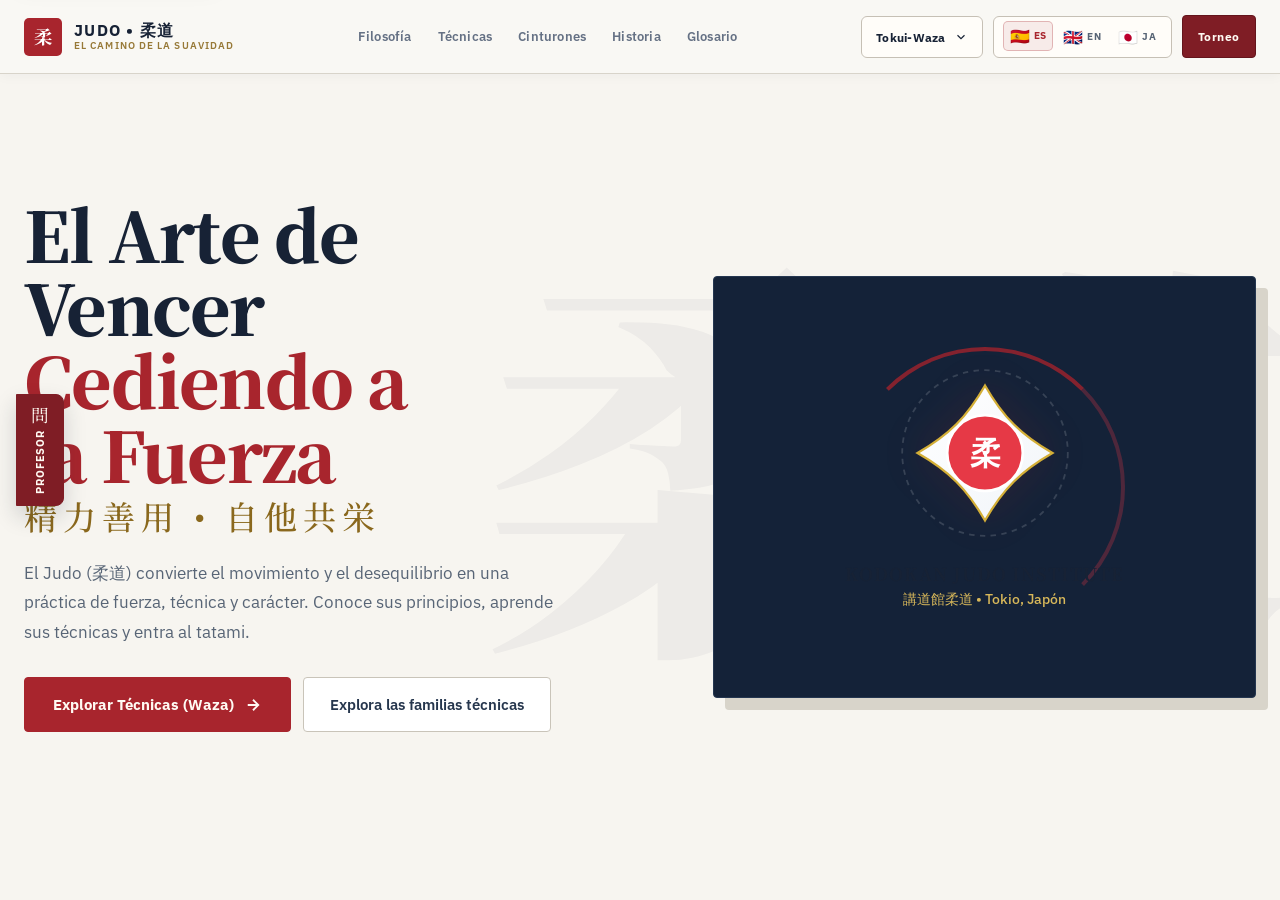
<file: index.html>
<!DOCTYPE html>
<html lang="es">
<head>
  <meta charset="UTF-8">
  <meta name="viewport" content="width=device-width, initial-scale=1.0">
  <title>JUDO (柔道) — El Camino de la Suavidad | Filosofía, Técnicas y Deporte Olímpico</title>
  <meta name="description" content="Portal completo del Judo (柔道): filosofía de Jigoro Kano, enciclopedia de técnicas Gokyo no Waza, simulador de combate olímpico, cinturones y glosario.">
  <link rel="icon" type="image/svg+xml" href="data:image/svg+xml,<svg xmlns='http://www.w3.org/2000/svg' viewBox='0 0 100 100'><rect width='100' height='100' rx='20' fill='%23e63946'/><text x='50%' y='68%' font-size='60' text-anchor='middle' fill='%23ffffff' font-family='serif'>柔</text></svg>">
  <link rel="stylesheet" href="styles.css">
</head>
<body>

  <a class="skip-link" href="#hero">Saltar al contenido principal</a>

  <!-- CABECERA -->
  <header class="site-header" id="site-header">
    <div class="container nav-inner">
      <a href="index.html" class="brand-logo" id="logo-brand">
        <div class="logo-kanji-badge">柔</div>
        <div class="logo-text-wrap">
          <span class="logo-title">Judo • 柔道</span>
          <span class="logo-sub">El Camino de la Suavidad</span>
        </div>
      </a>
      <nav class="main-nav" id="main-nav">
        <a href="filosofia.html" class="nav-link" id="nav-link-filosofia">Filosofía</a>
        <a href="tecnicas.html" class="nav-link" id="nav-link-tecnicas">Técnicas</a>
        <a href="cinturones.html" class="nav-link" id="nav-link-cinturones">Cinturones</a>
        <a href="historia.html" class="nav-link" id="nav-link-historia">Historia</a>
        <a href="glosario.html" class="nav-link" id="nav-link-glosario">Glosario</a>
        <a href="marcador.html" class="nav-link nav-link-mobile-cta" id="nav-link-mobile-tatami">Torneo</a>
      </nav>
      <div class="nav-actions">
        <button class="btn-audio" id="btn-sound-toggle" title="Campana ceremonial del dojo" aria-label="Campana ceremonial del dojo">
          <svg width="16" height="16" viewBox="0 0 24 24" fill="none" stroke="currentColor" stroke-width="2"><polygon points="11 5 6 9 2 9 2 15 6 15 11 19 11 5"></polygon><path d="M19.07 4.93a10 10 0 0 1 0 14.14M15.54 8.46a5 5 0 0 1 0 7.07"></path></svg>
          <span class="btn-audio-text">Campana</span>
        </button>
        <div class="auth-nav-container" id="auth-nav-container">
          <button class="btn-google-auth" id="btn-google-login" title="Iniciar sesión con Google">
            <svg class="google-icon" viewBox="0 0 24 24" width="16" height="16"><path fill="#4285F4" d="M22.56 12.25c0-.78-.07-1.53-.2-2.25H12v4.26h5.92c-.26 1.37-1.04 2.53-2.21 3.31v2.77h3.57c2.08-1.92 3.28-4.74 3.28-8.09z"/><path fill="#34A853" d="M12 23c2.97 0 5.46-.98 7.28-2.66l-3.57-2.77c-.98.66-2.23 1.06-3.71 1.06-2.86 0-5.29-1.93-6.16-4.53H2.18v2.84C3.99 20.53 7.7 23 12 23z"/><path fill="#FBBC05" d="M5.84 14.09c-.22-.66-.35-1.36-.35-2.09s.13-1.43.35-2.09V7.06H2.18C1.43 8.55 1 10.22 1 12s.43 3.45 1.18 4.94l2.85-2.22.81-.63z"/><path fill="#EA4335" d="M12 5.38c1.62 0 3.06.56 4.21 1.64l3.15-3.15C17.45 2.09 14.97 1 12 1 7.7 1 3.99 3.47 2.18 7.06l3.66 2.84c.87-2.6 3.3-4.52 6.16-4.52z"/></svg>
            <span>Acceder</span>
          </button>
          <div class="user-profile-chip" id="user-profile-chip" style="display:none;">
            <button class="profile-chip-btn" id="profile-chip-trigger" aria-expanded="false" aria-label="Menú de usuario">
              <img src="" alt="Avatar" class="user-avatar-img" id="nav-user-avatar">
              <span class="user-name-label" id="nav-user-name">Judoka</span>
              <span class="user-belt-badge" id="nav-user-belt">Blanco</span>
              <svg class="chevron-icon" width="12" height="12" viewBox="0 0 24 24" fill="none" stroke="currentColor" stroke-width="2.5"><path d="M6 9l6 6 6-6"/></svg>
            </button>
            <div class="user-dropdown-menu" id="user-dropdown-menu">
              <div class="dropdown-header">
                <strong id="dropdown-full-name">Nombre</strong>
                <span id="dropdown-email">email@gmail.com</span>
              </div>
              <div class="dropdown-divider"></div>
              <button class="dropdown-item" id="btn-open-judoka-passport">
                <svg width="16" height="16" viewBox="0 0 24 24" fill="none" stroke="currentColor" stroke-width="2"><rect x="3" y="4" width="18" height="16" rx="2"></rect><line x1="3" y1="10" x2="21" y2="10"></line></svg>
                <span>Mi Pasaporte Judoka</span>
              </button>
              <button class="dropdown-item" id="btn-dropdown-quiz">
                <svg width="16" height="16" viewBox="0 0 24 24" fill="none" stroke="currentColor" stroke-width="2"><circle cx="12" cy="12" r="10"></circle><path d="M9.09 9a3 3 0 0 1 5.83 1c0 2-3 3-3 3"></path></svg>
                <span>Test Tokui-Waza</span>
              </button>
              <div class="dropdown-divider"></div>
              <button class="dropdown-item logout-item" id="btn-google-logout">
                <svg width="16" height="16" viewBox="0 0 24 24" fill="none" stroke="currentColor" stroke-width="2"><path d="M9 21H5a2 2 0 0 1-2-2V5a2 2 0 0 1 2-2h4"></path><polyline points="16 17 21 12 16 7"></polyline></svg>
                <span>Cerrar sesión</span>
              </button>
            </div>
          </div>
        </div>
        <a href="marcador.html" class="btn-cta-nav" id="cta-header-fight">Torneo</a>
        <button class="mobile-toggle" id="mobile-toggle" aria-label="Abrir menú"><span></span><span></span><span></span></button>
      </div>
    </div>
  </header>

  <!-- HERO PORTADA -->
  <section class="hero-section" id="hero">
    <div class="hero-kanji-watermark" aria-hidden="true">柔道</div>
    <div class="container hero-grid">
      <div class="hero-content">
        <h1 class="hero-headline">
          El Arte de Vencer <br>
          <span class="text-gradient-red">Cediendo a la Fuerza</span>
          <span class="kanji-sub">精力善用 • 自他共栄</span>
        </h1>
        <p class="hero-description">
          El Judo (柔道) convierte el movimiento y el desequilibrio en una práctica de fuerza, técnica y carácter. Conoce sus principios, aprende sus técnicas y entra al tatami.
        </p>
        <div class="hero-actions">
          <a href="tecnicas.html" class="btn-primary" id="hero-btn-explore">
            <span>Explorar Técnicas (Waza)</span>
            <svg width="18" height="18" viewBox="0 0 24 24" fill="none" stroke="currentColor" stroke-width="2.5"><path d="M5 12h14M12 5l7 7-7 7"/></svg>
          </a>
          <a href="tecnicas.html#tecnicas" class="btn-secondary" id="hero-btn-quiz">
            <span>Explora las familias técnicas</span>
          </a>
        </div>
      </div>
      <div class="hero-visual-card" id="hero-visual-art">
        <div class="visual-graphic-container">
          <div class="visual-enso-ring"></div>
          <div class="visual-inner-graphic">
            <svg class="dojo-emblem-svg" viewBox="0 0 200 200" fill="none" xmlns="http://www.w3.org/2000/svg">
              <circle cx="100" cy="100" r="92" stroke="rgba(255,255,255,0.15)" stroke-width="2" stroke-dasharray="6 6"/>
              <path d="M100 25 C120 60 140 80 175 100 C140 120 120 140 100 175 C80 140 60 120 25 100 C60 80 80 60 100 25 Z" fill="url(#kodokan-gradient)" stroke="#d4af37" stroke-width="2.5"/>
              <circle cx="100" cy="100" r="42" fill="#e63946" stroke="#ffffff" stroke-width="3"/>
              <text x="100" y="112" font-family="'Shippori Mincho', serif" font-size="34" font-weight="bold" fill="#ffffff" text-anchor="middle">柔</text>
              <defs>
                <linearGradient id="kodokan-gradient" x1="25" y1="25" x2="175" y2="175" gradientUnits="userSpaceOnUse">
                  <stop stop-color="#ffffff"/><stop offset="1" stop-color="#f1f5f9"/>
                </linearGradient>
              </defs>
            </svg>
            <div class="visual-caption">KODOKAN JUDO INSTITUTE</div>
            <div class="visual-subcaption">講道館柔道 • Tokio, Japón</div>
          </div>
        </div>
      </div>
    </div>
  </section>

  <!-- HUB DE SECCIONES -->
  <section class="hub-section">
    <div class="container">
      <div class="section-header">
        <h2 class="section-title">Explora el Universo del 柔道</h2>
        <p class="section-desc">Encuentra una puerta de entrada: principios, técnicas, grados, competición, historia o vocabulario del dojo.</p>
      </div>
      <div class="hub-grid">
        <a href="filosofia.html" class="hub-card">
          <div class="hub-card-icon" aria-hidden="true"><svg viewBox="0 0 24 24" fill="none" stroke="currentColor" stroke-width="1.8"><path d="M13 2 4.5 13h6l-1 9L19.5 11h-6L13 2Z"/></svg></div>
          <div class="hub-card-tag">Fundamentos Espirituales</div>
          <div class="hub-card-title">Filosofía y Código Moral</div>
          <div class="hub-card-desc">Las dos ideas que sostienen el método de Jigoro Kano y las virtudes que se practican dentro y fuera del dojo.</div>
          <div class="hub-card-cta">Explorar Filosofía <svg width="14" height="14" viewBox="0 0 24 24" fill="none" stroke="currentColor" stroke-width="2.5"><path d="M5 12h14M12 5l7 7-7 7"/></svg></div>
        </a>
        <a href="tecnicas.html" class="hub-card">
          <div class="hub-card-icon" aria-hidden="true"><svg viewBox="0 0 24 24" fill="none" stroke="currentColor" stroke-width="1.7"><path d="M7 4h10l2 5-4 2v9H9v-9L5 9l2-5Z"/><path d="M9 7h6M8 11l4 2 4-2"/></svg></div>
          <div class="hub-card-tag">Arsenal Técnico (技)</div>
          <div class="hub-card-title">Enciclopedia de Técnicas</div>
          <div class="hub-card-desc">Consulta proyecciones y controles de suelo. Busca por nombre y filtra por familia técnica.</div>
          <div class="hub-card-cta">Explorar Técnicas <svg width="14" height="14" viewBox="0 0 24 24" fill="none" stroke="currentColor" stroke-width="2.5"><path d="M5 12h14M12 5l7 7-7 7"/></svg></div>
        </a>
        <a href="cinturones.html" class="hub-card">
          <div class="hub-card-icon" aria-hidden="true"><svg viewBox="0 0 24 24" fill="none" stroke="currentColor" stroke-width="1.8"><circle cx="12" cy="12" r="8.5"/><circle cx="12" cy="12" r="4"/><circle cx="12" cy="12" r="1"/></svg></div>
          <div class="hub-card-tag">Graduación y Jerarquía</div>
          <div class="hub-card-title">El Camino del Cinturón</div>
          <div class="hub-card-desc">Sigue el recorrido del 6.º Kyu al 10.º Dan y descubre qué representa cada grado.</div>
          <div class="hub-card-cta">Ver Cinturones <svg width="14" height="14" viewBox="0 0 24 24" fill="none" stroke="currentColor" stroke-width="2.5"><path d="M5 12h14M12 5l7 7-7 7"/></svg></div>
        </a>
        <a href="marcador.html" class="hub-card">
          <div class="hub-card-icon" aria-hidden="true"><svg viewBox="0 0 24 24" fill="none" stroke="currentColor" stroke-width="1.8"><circle cx="12" cy="13" r="7.5"/><path d="M12 13V8m0-6v2m-3-2h6m1.8 5.2 1.5-1.5"/></svg></div>
          <div class="hub-card-tag">Arbitraje y Competición</div>
          <div class="hub-card-title">Simulador Olímpico</div>
          <div class="hub-card-desc">Maneja el reloj, suma Ippon y Waza-ari, aplica Shidos y decide el combate en Golden Score.</div>
          <div class="hub-card-cta">Entrar al Tatami <svg width="14" height="14" viewBox="0 0 24 24" fill="none" stroke="currentColor" stroke-width="2.5"><path d="M5 12h14M12 5l7 7-7 7"/></svg></div>
        </a>
        <a href="tecnicas.html#tecnicas" class="hub-card">
          <div class="hub-card-icon" aria-hidden="true"><svg viewBox="0 0 24 24" fill="none" stroke="currentColor" stroke-width="1.8"><circle cx="12" cy="12" r="9"/><path d="M9.3 9a3 3 0 1 1 5.6 1.5c-.8 1.1-2.9 1.5-2.9 3.2M12 17h.01"/></svg></div>
          <div class="hub-card-tag">Autoconocimiento Marcial</div>
          <div class="hub-card-title">Familias de técnicas</div>
          <div class="hub-card-desc">Consulta proyecciones y controles de suelo, organizados por su mecánica y aplicación.</div>
          <div class="hub-card-cta">Explorar Técnicas <svg width="14" height="14" viewBox="0 0 24 24" fill="none" stroke="currentColor" stroke-width="2.5"><path d="M5 12h14M12 5l7 7-7 7"/></svg></div>
        </a>
        <a href="historia.html" class="hub-card">
          <div class="hub-card-icon" aria-hidden="true"><svg viewBox="0 0 24 24" fill="none" stroke="currentColor" stroke-width="1.7"><path d="M6 4h12v16H6a2 2 0 0 1 0-4h12M6 4a2 2 0 0 0 0 4h12"/><path d="M9 11h6m-6 3h4"/></svg></div>
          <div class="hub-card-tag">Legado y Evolución</div>
          <div class="hub-card-title">Crónica Histórica</div>
          <div class="hub-card-desc">Viaja desde la fundación del Kodokan en 1882 hasta la escena olímpica contemporánea.</div>
          <div class="hub-card-cta">Ver Historia <svg width="14" height="14" viewBox="0 0 24 24" fill="none" stroke="currentColor" stroke-width="2.5"><path d="M5 12h14M12 5l7 7-7 7"/></svg></div>
        </a>
        <a href="glosario.html" class="hub-card">
          <div class="hub-card-icon" aria-hidden="true"><svg viewBox="0 0 24 24" fill="none" stroke="currentColor" stroke-width="1.7"><path d="M4 5.5A2.5 2.5 0 0 1 6.5 3H11v17H6.5A2.5 2.5 0 0 0 4 22V5.5Zm16 0A2.5 2.5 0 0 0 17.5 3H13v17h4.5A2.5 2.5 0 0 1 20 22V5.5Z"/></svg></div>
          <div class="hub-card-tag">Vocabulario Tradicional</div>
          <div class="hub-card-title">Glosario del Dojo</div>
          <div class="hub-card-desc">Busca en japonés o español términos de arbitraje, técnica, indumentaria y etiqueta.</div>
          <div class="hub-card-cta">Ver Glosario <svg width="14" height="14" viewBox="0 0 24 24" fill="none" stroke="currentColor" stroke-width="2.5"><path d="M5 12h14M12 5l7 7-7 7"/></svg></div>
        </a>
      </div>
    </div>
  </section>

  <!-- PIE DE PÁGINA -->
  <footer class="site-footer">
    <div class="container">
      <div class="footer-top-grid">
        <div class="footer-quote-box">
          <p class="footer-quote-text">"El Judo debe elevarse por encima de una simple técnica de lucha para convertirse en una forma de vida; el objetivo final es perfeccionarse uno mismo y contribuir positivamente al mundo."</p>
          <div class="footer-quote-author">Profesor Jigoro Kano (1860 - 1938) • Fundador del Judo</div>
        </div>
        <div>
          <h3 class="footer-heading">Secciones</h3>
          <div class="footer-links-list">
            <a href="filosofia.html" class="footer-link">Filosofía y Máximas</a>
            <a href="tecnicas.html" class="footer-link">Catálogo de Técnicas (Gokyo)</a>
            <a href="cinturones.html" class="footer-link">El Camino del Cinturón (Obi)</a>
            <a href="marcador.html" class="footer-link">Simulador de Marcador Olímpico</a>
            <a href="tecnicas.html#tecnicas" class="footer-link">Familias de técnicas</a>
            <a href="historia.html" class="footer-link">Historia del Judo</a>
            <a href="glosario.html" class="footer-link">Glosario del Dojo</a>
          </div>
        </div>
        <div>
          <h3 class="footer-heading">Instituciones Mundiales</h3>
          <div class="footer-links-list">
            <span class="footer-link">Kodokan Judo Institute (Tokio)</span>
            <span class="footer-link">Federación Internacional de Judo (IJF)</span>
            <span class="footer-link">Unión Europea de Judo (EJU)</span>
            <span class="footer-link">Real Federación Española de Judo (RFEJYDA)</span>
            <span class="footer-link">Comité Olímpico Internacional (COI)</span>
          </div>
        </div>
      </div>
      <div class="footer-bottom">
        <div><span>© 2026 Portal de Divulgación del Judo (柔道). Desarrollado con HTML5, CSS y JavaScript Vanilla.</span></div>
        <div style="display:flex;gap:20px;"><a href="#hero" style="color:var(--gold-light);font-weight:700;">↑ Volver arriba</a></div>
      </div>
    </div>
  </footer>

  <!-- MODALES DE AUTENTICACIÓN Y PASAPORTE -->
  <div class="modal-overlay" id="modal-google-auth" role="dialog" aria-modal="true" aria-labelledby="google-auth-title">
    <div class="modal-content google-auth-card">
      <button class="btn-close-modal" id="btn-close-google-modal" aria-label="Cerrar">✕</button>
      <div class="google-auth-header">
        <svg class="google-logo-full" viewBox="0 0 24 24" width="36" height="36"><path fill="#4285F4" d="M22.56 12.25c0-.78-.07-1.53-.2-2.25H12v4.26h5.92c-.26 1.37-1.04 2.53-2.21 3.31v2.77h3.57c2.08-1.92 3.28-4.74 3.28-8.09z"/><path fill="#34A853" d="M12 23c2.97 0 5.46-.98 7.28-2.66l-3.57-2.77c-.98.66-2.23 1.06-3.71 1.06-2.86 0-5.29-1.93-6.16-4.53H2.18v2.84C3.99 20.53 7.7 23 12 23z"/><path fill="#FBBC05" d="M5.84 14.09c-.22-.66-.35-1.36-.35-2.09s.13-1.43.35-2.09V7.06H2.18C1.43 8.55 1 10.22 1 12s.43 3.45 1.18 4.94l2.85-2.22.81-.63z"/><path fill="#EA4335" d="M12 5.38c1.62 0 3.06.56 4.21 1.64l3.15-3.15C17.45 2.09 14.97 1 12 1 7.7 1 3.99 3.47 2.18 7.06l3.66 2.84c.87-2.6 3.3-4.52 6.16-4.52z"/></svg>
        <h3 class="google-auth-title" id="google-auth-title">Acceder con Google</h3>
        <p class="google-auth-subtitle">para continuar al Portal de Judo (柔道 - Kodokan)</p>
      </div>
      <div class="google-official-slot"><div id="google-official-btn-slot"></div></div>
      <div class="google-accounts-list" id="google-accounts-list">
        <div class="account-selector-item" data-account="alvaro">
          <div class="account-avatar-circle" style="background:#e63946;color:#fff;">A</div>
          <div class="account-details"><span class="account-name">Álvaro</span><span class="account-email">alvaro@gmail.com</span></div>
          <span class="account-chip-tag">Google</span>
        </div>
        <div class="account-selector-item" data-account="judoka">
          <div class="account-avatar-circle" style="background:#1d4ed8;color:#fff;">J</div>
          <div class="account-details"><span class="account-name">Judoka Sensei</span><span class="account-email">sensei@kodokan.org</span></div>
          <span class="account-chip-tag">Dojo</span>
        </div>
        <div class="account-custom-login-toggle" id="btn-toggle-custom-google">
          <svg width="18" height="18" viewBox="0 0 24 24" fill="none" stroke="currentColor" stroke-width="2"><path d="M20 21v-2a4 4 0 0 0-4-4H8a4 4 0 0 0-4 4v2"></path><circle cx="12" cy="7" r="4"></circle></svg>
          <span>Usar otra cuenta</span>
        </div>
        <form class="custom-google-form" id="custom-google-form" style="display:none;">
          <input type="text" id="custom-google-name" placeholder="Tu nombre completo" required class="google-custom-input">
          <input type="email" id="custom-google-email" placeholder="tu.correo@gmail.com" required class="google-custom-input">
          <button type="submit" class="btn-google-submit">Continuar con esta cuenta</button>
        </form>
      </div>
      <div class="google-auth-footer"><p>Google compartirá tu nombre e email con el Portal de Judo.</p></div>
    </div>
  </div>

  <div class="modal-overlay" id="modal-judoka-passport" role="dialog" aria-modal="true">
    <div class="modal-content passport-card-modal">
      <button class="btn-close-modal" id="btn-close-passport-modal" aria-label="Cerrar pasaporte">✕</button>
      <div class="passport-id-badge">
        <div class="passport-header-bar">
          <div class="passport-logo-lockup">
            <div class="passport-kanji-stamp">講道館</div>
            <div><div class="passport-fed-title">KODOKAN JUDO INSTITUTE • ATLETA FEDERADO</div><div class="passport-fed-sub">Licencia Oficial de Practicante de Judo</div></div>
          </div>
          <div class="passport-serial" id="passport-serial-id">JUDO-2026-8821</div>
        </div>
        <div class="passport-body-grid">
          <div class="passport-photo-column">
            <div class="passport-photo-frame">
              <img src="" alt="Foto de Judoka" class="passport-photo-img" id="passport-photo-img">
              <div class="passport-red-seal">柔道<br>検定</div>
            </div>
            <div class="passport-status-pill">ACTIVO EN TATAMI</div>
          </div>
          <div class="passport-fields-column">
            <div class="passport-field-row">
              <div class="passport-field"><span class="p-label">Nombre:</span><span class="p-value" id="passport-name">Judoka</span></div>
              <div class="passport-field"><span class="p-label">Email:</span><span class="p-value" id="passport-email">email@gmail.com</span></div>
            </div>
            <div class="passport-field-row">
              <div class="passport-field">
                <label for="passport-belt-select" class="p-label">Grado:</label>
                <select id="passport-belt-select" class="passport-select">
                  <option value="white">Blanco (6º Kyu)</option>
                  <option value="yellow">Amarillo (5º Kyu)</option>
                  <option value="orange">Naranja (4º Kyu)</option>
                  <option value="green">Verde (3º Kyu)</option>
                  <option value="blue">Azul (2º Kyu)</option>
                  <option value="brown">Marrón (1º Kyu)</option>
                  <option value="black">Negro (1º-5º Dan)</option>
                  <option value="red-white">Blanco y Rojo (6º-8º Dan)</option>
                  <option value="red">Rojo (9º-10º Dan)</option>
                </select>
              </div>
              <div class="passport-field"><span class="p-label">Tokui-Waza:</span><span class="p-value gold-text" id="passport-tokui-waza">Pendiente</span></div>
            </div>
            <div class="passport-field-row">
              <div class="passport-field"><span class="p-label">Victorias:</span><span class="p-value" id="passport-victories">0 victorias</span></div>
              <div class="passport-field"><span class="p-label">Ingreso:</span><span class="p-value" id="passport-date">Septiembre 2026</span></div>
            </div>
          </div>
        </div>
        <div class="passport-footer-actions">
          <button class="btn-primary" id="btn-save-passport">Guardar Cambios</button>
          <button class="btn-secondary" id="btn-passport-take-quiz">Test Tokui-Waza</button>
        </div>
      </div>
    </div>
  </div>

  <div class="toast-container" id="toast-container" aria-live="polite"></div>
  <script src="app.js"></script>
</body>
</html>
</file>
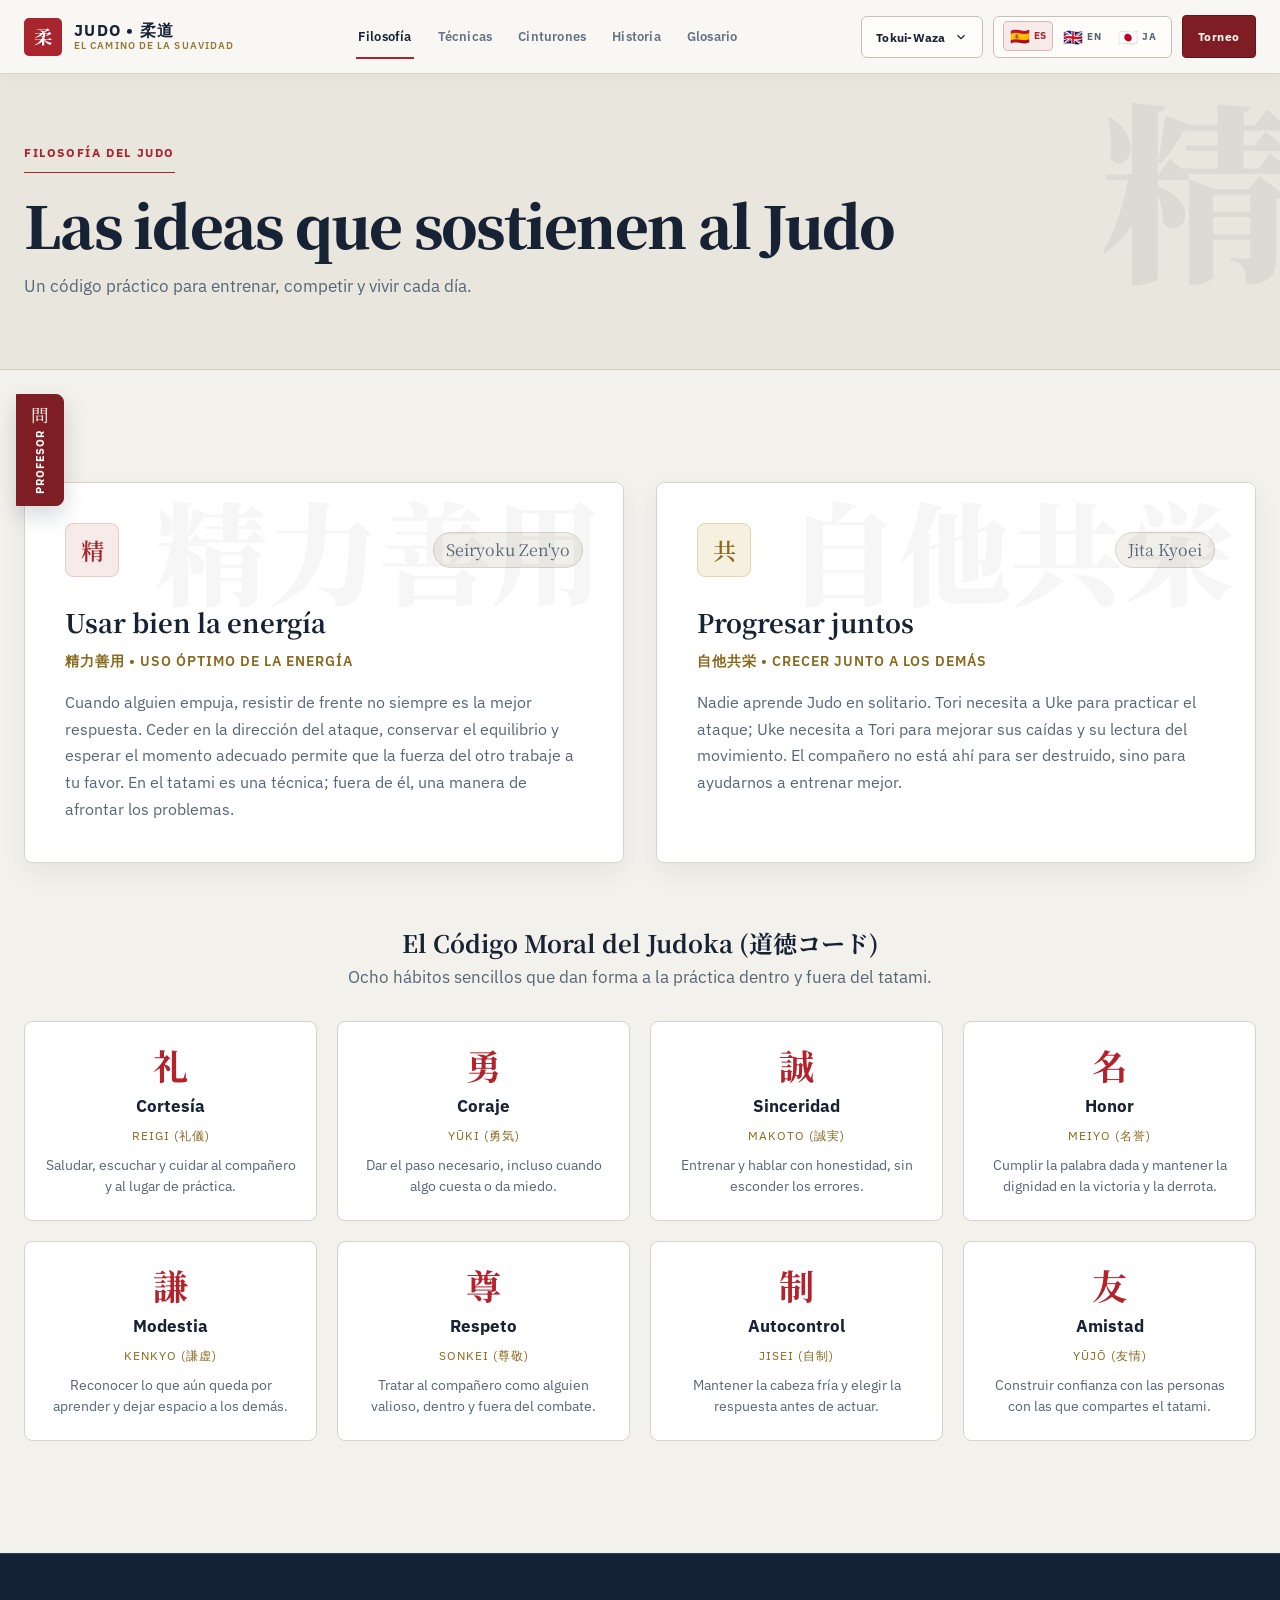
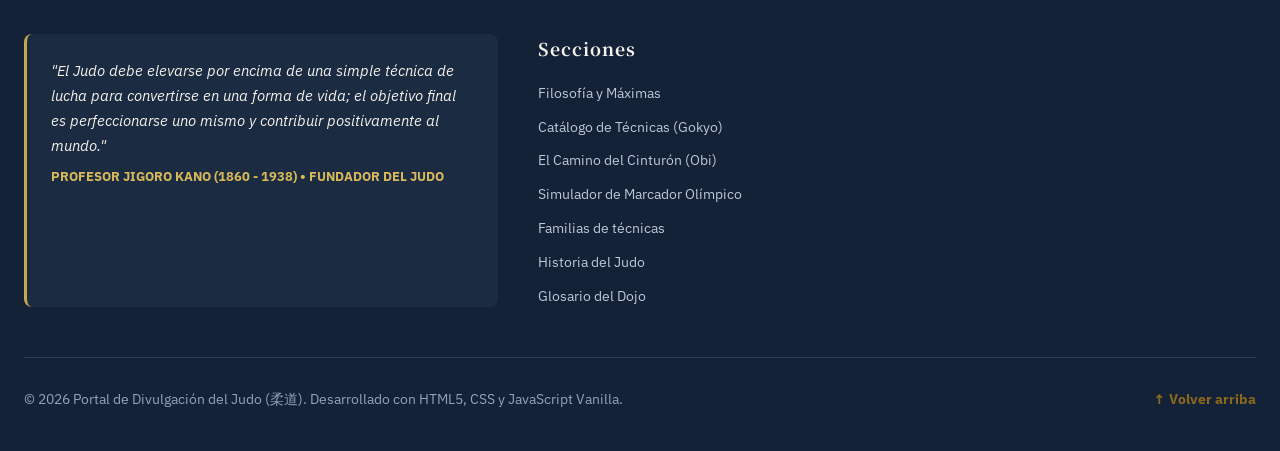
<file: filosofia.html>
<!DOCTYPE html>
<html lang="es">
<head>
  <meta charset="UTF-8">
  <meta name="viewport" content="width=device-width, initial-scale=1.0">
  <title>Filosofía del Judo — Seiryoku Zen'yo y Jita Kyoei | JUDO (柔道)</title>
  <meta name="description" content="Los pilares filosóficos del Judo según Jigoro Kano: Seiryoku Zen'yo (máxima eficacia), Jita Kyoei (prosperidad mutua) y el Código Moral del Judoka.">
  <link rel="icon" type="image/svg+xml" href="data:image/svg+xml,<svg xmlns='http://www.w3.org/2000/svg' viewBox='0 0 100 100'><rect width='100' height='100' rx='20' fill='%23e63946'/><text x='50%' y='68%' font-size='60' text-anchor='middle' fill='%23ffffff' font-family='serif'>柔</text></svg>">
  <link rel="stylesheet" href="styles.css">
</head>
<body>

  <header class="site-header" id="site-header">
    <div class="container nav-inner">
      <a href="index.html" class="brand-logo" id="logo-brand">
        <div class="logo-kanji-badge">柔</div>
        <div class="logo-text-wrap">
          <span class="logo-title">Judo • 柔道</span>
          <span class="logo-sub">El Camino de la Suavidad</span>
        </div>
      </a>
      <nav class="main-nav" id="main-nav">
        <a href="filosofia.html" class="nav-link" id="nav-link-filosofia">Filosofía</a>
        <a href="tecnicas.html" class="nav-link" id="nav-link-tecnicas">Técnicas</a>
        <a href="cinturones.html" class="nav-link" id="nav-link-cinturones">Cinturones</a>
        <a href="historia.html" class="nav-link" id="nav-link-historia">Historia</a>
        <a href="glosario.html" class="nav-link" id="nav-link-glosario">Glosario</a>
        <a href="marcador.html" class="nav-link nav-link-mobile-cta">Torneo</a>
      </nav>
      <div class="nav-actions">
        <button class="btn-audio" id="btn-sound-toggle" aria-label="Campana ceremonial del dojo">
          <svg width="16" height="16" viewBox="0 0 24 24" fill="none" stroke="currentColor" stroke-width="2"><polygon points="11 5 6 9 2 9 2 15 6 15 11 19 11 5"></polygon><path d="M19.07 4.93a10 10 0 0 1 0 14.14M15.54 8.46a5 5 0 0 1 0 7.07"></path></svg>
          <span class="btn-audio-text">Campana</span>
        </button>
        <div class="auth-nav-container" id="auth-nav-container">
          <button class="btn-google-auth" id="btn-google-login"><svg class="google-icon" viewBox="0 0 24 24" width="16" height="16"><path fill="#4285F4" d="M22.56 12.25c0-.78-.07-1.53-.2-2.25H12v4.26h5.92c-.26 1.37-1.04 2.53-2.21 3.31v2.77h3.57c2.08-1.92 3.28-4.74 3.28-8.09z"/><path fill="#34A853" d="M12 23c2.97 0 5.46-.98 7.28-2.66l-3.57-2.77c-.98.66-2.23 1.06-3.71 1.06-2.86 0-5.29-1.93-6.16-4.53H2.18v2.84C3.99 20.53 7.7 23 12 23z"/><path fill="#FBBC05" d="M5.84 14.09c-.22-.66-.35-1.36-.35-2.09s.13-1.43.35-2.09V7.06H2.18C1.43 8.55 1 10.22 1 12s.43 3.45 1.18 4.94l2.85-2.22.81-.63z"/><path fill="#EA4335" d="M12 5.38c1.62 0 3.06.56 4.21 1.64l3.15-3.15C17.45 2.09 14.97 1 12 1 7.7 1 3.99 3.47 2.18 7.06l3.66 2.84c.87-2.6 3.3-4.52 6.16-4.52z"/></svg><span>Acceder</span></button>
          <div class="user-profile-chip" id="user-profile-chip" style="display:none;">
            <button class="profile-chip-btn" id="profile-chip-trigger" aria-expanded="false" aria-label="Menú de usuario">
              <img src="" alt="Avatar" class="user-avatar-img" id="nav-user-avatar">
              <span class="user-name-label" id="nav-user-name">Judoka</span>
              <span class="user-belt-badge" id="nav-user-belt">Blanco</span>
              <svg class="chevron-icon" width="12" height="12" viewBox="0 0 24 24" fill="none" stroke="currentColor" stroke-width="2.5"><path d="M6 9l6 6 6-6"/></svg>
            </button>
            <div class="user-dropdown-menu" id="user-dropdown-menu">
              <div class="dropdown-header"><strong id="dropdown-full-name">Nombre</strong><span id="dropdown-email">email@gmail.com</span></div>
              <div class="dropdown-divider"></div>
              <button class="dropdown-item" id="btn-open-judoka-passport"><svg width="16" height="16" viewBox="0 0 24 24" fill="none" stroke="currentColor" stroke-width="2"><rect x="3" y="4" width="18" height="16" rx="2"></rect><line x1="3" y1="10" x2="21" y2="10"></line></svg><span>Mi Pasaporte Judoka</span></button>
              <button class="dropdown-item" id="btn-dropdown-quiz"><svg width="16" height="16" viewBox="0 0 24 24" fill="none" stroke="currentColor" stroke-width="2"><circle cx="12" cy="12" r="10"></circle><path d="M9.09 9a3 3 0 0 1 5.83 1c0 2-3 3-3 3"></path></svg><span>Test Tokui-Waza</span></button>
              <div class="dropdown-divider"></div>
              <button class="dropdown-item logout-item" id="btn-google-logout"><svg width="16" height="16" viewBox="0 0 24 24" fill="none" stroke="currentColor" stroke-width="2"><path d="M9 21H5a2 2 0 0 1-2-2V5a2 2 0 0 1 2-2h4"></path><polyline points="16 17 21 12 16 7"></polyline></svg><span>Cerrar sesión</span></button>
            </div>
          </div>
        </div>
        <a href="marcador.html" class="btn-cta-nav" id="cta-header-fight">Torneo</a>
        <button class="mobile-toggle" id="mobile-toggle" aria-label="Abrir menú"><span></span><span></span><span></span></button>
      </div>
    </div>
  </header>

  <!-- BANNER DE PÁGINA -->
  <div class="page-banner">
    <div class="page-banner-kanji">精</div>
    <div class="container page-banner-inner">
      <div class="page-banner-tag">Fundamentos del Judo</div>
      <h1 class="page-banner-title">Las ideas que sostienen el Judo</h1>
      <p class="page-banner-desc">Jigoro Kano convirtió técnicas de combate en un método para aprender a moverse, convivir y mejorar. Estas dos máximas explican el corazón del Judo.</p>
    </div>
  </div>

  <!-- CONTENIDO: FILOSOFÍA -->
  <section class="philosophy-section" id="filosofia">
    <div class="container">
      <div class="philosophy-grid">
        <div class="philosophy-card" id="card-seiryoku">
          <div class="card-kanji-bg" aria-hidden="true">精力善用</div>
          <div class="card-icon-header">
            <div class="card-icon">⚡</div>
            <span class="kanji-pill">Seiryoku Zen'yo</span>
          </div>
          <h2 class="philosophy-title">Usar bien la energía</h2>
          <div class="philosophy-translation">精力善用 • Uso Óptimo de la Energía</div>
          <p class="philosophy-text">Cuando alguien empuja, resistir de frente no siempre es la mejor respuesta. Ceder en la dirección del ataque, conservar el equilibrio y esperar el momento adecuado permite que la fuerza del otro trabaje a tu favor. En el tatami es una técnica; fuera de él, una manera de afrontar los problemas.</p>
        </div>
        <div class="philosophy-card gold-card" id="card-jita">
          <div class="card-kanji-bg" aria-hidden="true">自他共栄</div>
          <div class="card-icon-header">
            <div class="card-icon">🤝</div>
            <span class="kanji-pill">Jita Kyoei</span>
          </div>
          <h2 class="philosophy-title">Progresar juntos</h2>
          <div class="philosophy-translation">自他共栄 • Crecer Junto a los Demás</div>
          <p class="philosophy-text">Nadie aprende Judo en solitario. Tori necesita a Uke para practicar el ataque; Uke necesita a Tori para mejorar sus caídas y su lectura del movimiento. El compañero no está ahí para ser destruido, sino para ayudarnos a entrenar mejor.</p>
        </div>
      </div>

      <div class="moral-code-header">
        <h2>El Código Moral del Judoka (道徳コード)</h2>
        <p class="section-desc">Ocho hábitos sencillos que dan forma a la práctica dentro y fuera del tatami.</p>
      </div>

      <div class="moral-code-grid">
        <div class="virtue-card"><div class="virtue-kanji">礼</div><h3 class="virtue-name">Cortesía</h3><div class="virtue-jp">Reigi (礼儀)</div><p class="virtue-desc">Saludar, escuchar y cuidar al compañero y al lugar de práctica.</p></div>
        <div class="virtue-card"><div class="virtue-kanji">勇</div><h3 class="virtue-name">Coraje</h3><div class="virtue-jp">Yūki (勇気)</div><p class="virtue-desc">Dar el paso necesario, incluso cuando algo cuesta o da miedo.</p></div>
        <div class="virtue-card"><div class="virtue-kanji">誠</div><h3 class="virtue-name">Sinceridad</h3><div class="virtue-jp">Makoto (誠実)</div><p class="virtue-desc">Entrenar y hablar con honestidad, sin esconder los errores.</p></div>
        <div class="virtue-card"><div class="virtue-kanji">名</div><h3 class="virtue-name">Honor</h3><div class="virtue-jp">Meiyo (名誉)</div><p class="virtue-desc">Cumplir la palabra dada y mantener la dignidad en la victoria y la derrota.</p></div>
        <div class="virtue-card"><div class="virtue-kanji">謙</div><h3 class="virtue-name">Modestia</h3><div class="virtue-jp">Kenkyo (謙虚)</div><p class="virtue-desc">Reconocer lo que aún queda por aprender y dejar espacio a los demás.</p></div>
        <div class="virtue-card"><div class="virtue-kanji">尊</div><h3 class="virtue-name">Respeto</h3><div class="virtue-jp">Sonkei (尊敬)</div><p class="virtue-desc">Tratar al compañero como alguien valioso, dentro y fuera del combate.</p></div>
        <div class="virtue-card"><div class="virtue-kanji">制</div><h3 class="virtue-name">Autocontrol</h3><div class="virtue-jp">Jisei (自制)</div><p class="virtue-desc">Mantener la cabeza fría y elegir la respuesta antes de actuar.</p></div>
        <div class="virtue-card"><div class="virtue-kanji">友</div><h3 class="virtue-name">Amistad</h3><div class="virtue-jp">Yūjō (友情)</div><p class="virtue-desc">Construir confianza con las personas con las que compartes el tatami.</p></div>
      </div>
    </div>
  </section>

  <footer class="site-footer">
    <div class="container">
      <div class="footer-top-grid">
        <div class="footer-quote-box">
          <p class="footer-quote-text">"El Judo debe elevarse por encima de una simple técnica de lucha para convertirse en una forma de vida."</p>
          <div class="footer-quote-author">Profesor Jigoro Kano (1860 - 1938)</div>
        </div>
        <div><h3 class="footer-heading">Secciones</h3><div class="footer-links-list">
          <a href="filosofia.html" class="footer-link">Filosofía y Máximas</a>
          <a href="tecnicas.html" class="footer-link">Catálogo de Técnicas</a>
          <a href="cinturones.html" class="footer-link">El Camino del Cinturón</a>
          <a href="marcador.html" class="footer-link">Simulador Olímpico</a>
          <a href="tecnicas.html#tecnicas" class="footer-link">Familias de técnicas</a>
          <a href="historia.html" class="footer-link">Historia del Judo</a>
          <a href="glosario.html" class="footer-link">Glosario del Dojo</a>
        </div></div>
      </div>
      <div class="footer-bottom">
        <span>© 2026 Portal de Divulgación del Judo (柔道).</span>
        <a href="#" style="color:var(--gold-light);font-weight:700;">↑ Volver arriba</a>
      </div>
    </div>
  </footer>

  <!-- MODALES -->
  <div class="modal-overlay" id="modal-google-auth" role="dialog" aria-modal="true" aria-labelledby="google-auth-title">
    <div class="modal-content google-auth-card">
      <button class="btn-close-modal" id="btn-close-google-modal">✕</button>
      <div class="google-auth-header">
        <svg class="google-logo-full" viewBox="0 0 24 24" width="36" height="36"><path fill="#4285F4" d="M22.56 12.25c0-.78-.07-1.53-.2-2.25H12v4.26h5.92c-.26 1.37-1.04 2.53-2.21 3.31v2.77h3.57c2.08-1.92 3.28-4.74 3.28-8.09z"/><path fill="#34A853" d="M12 23c2.97 0 5.46-.98 7.28-2.66l-3.57-2.77c-.98.66-2.23 1.06-3.71 1.06-2.86 0-5.29-1.93-6.16-4.53H2.18v2.84C3.99 20.53 7.7 23 12 23z"/><path fill="#FBBC05" d="M5.84 14.09c-.22-.66-.35-1.36-.35-2.09s.13-1.43.35-2.09V7.06H2.18C1.43 8.55 1 10.22 1 12s.43 3.45 1.18 4.94l2.85-2.22.81-.63z"/><path fill="#EA4335" d="M12 5.38c1.62 0 3.06.56 4.21 1.64l3.15-3.15C17.45 2.09 14.97 1 12 1 7.7 1 3.99 3.47 2.18 7.06l3.66 2.84c.87-2.6 3.3-4.52 6.16-4.52z"/></svg>
        <h3 class="google-auth-title" id="google-auth-title">Acceder con Google</h3>
        <p class="google-auth-subtitle">Portal de Judo (柔道 - Kodokan)</p>
      </div>
      <div class="google-accounts-list" id="google-accounts-list">
        <div class="account-selector-item" data-account="alvaro"><div class="account-avatar-circle" style="background:#e63946;color:#fff;">A</div><div class="account-details"><span class="account-name">Álvaro</span><span class="account-email">alvaro@gmail.com</span></div><span class="account-chip-tag">Google</span></div>
        <div class="account-selector-item" data-account="judoka"><div class="account-avatar-circle" style="background:#1d4ed8;color:#fff;">J</div><div class="account-details"><span class="account-name">Judoka Sensei</span><span class="account-email">sensei@kodokan.org</span></div><span class="account-chip-tag">Dojo</span></div>
        <div class="account-custom-login-toggle" id="btn-toggle-custom-google"><svg width="18" height="18" viewBox="0 0 24 24" fill="none" stroke="currentColor" stroke-width="2"><path d="M20 21v-2a4 4 0 0 0-4-4H8a4 4 0 0 0-4 4v2"></path><circle cx="12" cy="7" r="4"></circle></svg><span>Usar otra cuenta</span></div>
        <form class="custom-google-form" id="custom-google-form" style="display:none;"><input type="text" id="custom-google-name" placeholder="Tu nombre" required class="google-custom-input"><input type="email" id="custom-google-email" placeholder="tu.correo@gmail.com" required class="google-custom-input"><button type="submit" class="btn-google-submit">Continuar</button></form>
      </div>
      <div class="google-auth-footer"><p>Google compartirá tu nombre e email con el Portal de Judo.</p></div>
    </div>
  </div>

  <div class="modal-overlay" id="modal-judoka-passport" role="dialog" aria-modal="true">
    <div class="modal-content passport-card-modal">
      <button class="btn-close-modal" id="btn-close-passport-modal">✕</button>
      <div class="passport-id-badge">
        <div class="passport-header-bar">
          <div class="passport-logo-lockup"><div class="passport-kanji-stamp">講道館</div><div><div class="passport-fed-title">KODOKAN JUDO INSTITUTE</div><div class="passport-fed-sub">Licencia Oficial de Practicante</div></div></div>
          <div class="passport-serial" id="passport-serial-id">JUDO-2026-8821</div>
        </div>
        <div class="passport-body-grid">
          <div class="passport-photo-column"><div class="passport-photo-frame"><img src="" alt="Foto" class="passport-photo-img" id="passport-photo-img"><div class="passport-red-seal">柔道<br>検定</div></div><div class="passport-status-pill">ACTIVO</div></div>
          <div class="passport-fields-column">
            <div class="passport-field-row"><div class="passport-field"><span class="p-label">Nombre:</span><span class="p-value" id="passport-name">Judoka</span></div><div class="passport-field"><span class="p-label">Email:</span><span class="p-value" id="passport-email">email@gmail.com</span></div></div>
            <div class="passport-field-row"><div class="passport-field"><label for="passport-belt-select" class="p-label">Grado:</label><select id="passport-belt-select" class="passport-select"><option value="white">Blanco (6º Kyu)</option><option value="yellow">Amarillo (5º Kyu)</option><option value="orange">Naranja (4º Kyu)</option><option value="green">Verde (3º Kyu)</option><option value="blue">Azul (2º Kyu)</option><option value="brown">Marrón (1º Kyu)</option><option value="black">Negro (1º-5º Dan)</option><option value="red-white">Blanco y Rojo (6º-8º Dan)</option><option value="red">Rojo (9º-10º Dan)</option></select></div><div class="passport-field"><span class="p-label">Tokui-Waza:</span><span class="p-value gold-text" id="passport-tokui-waza">Pendiente</span></div></div>
            <div class="passport-field-row"><div class="passport-field"><span class="p-label">Victorias:</span><span class="p-value" id="passport-victories">0 victorias</span></div><div class="passport-field"><span class="p-label">Ingreso:</span><span class="p-value" id="passport-date">Septiembre 2026</span></div></div>
          </div>
        </div>
        <div class="passport-footer-actions"><button class="btn-primary" id="btn-save-passport">Guardar Cambios</button><button class="btn-secondary" id="btn-passport-take-quiz">Test Tokui-Waza</button></div>
      </div>
    </div>
  </div>

  <div class="toast-container" id="toast-container" aria-live="polite"></div>
  <script src="app.js"></script>
</body>
</html>
</file>
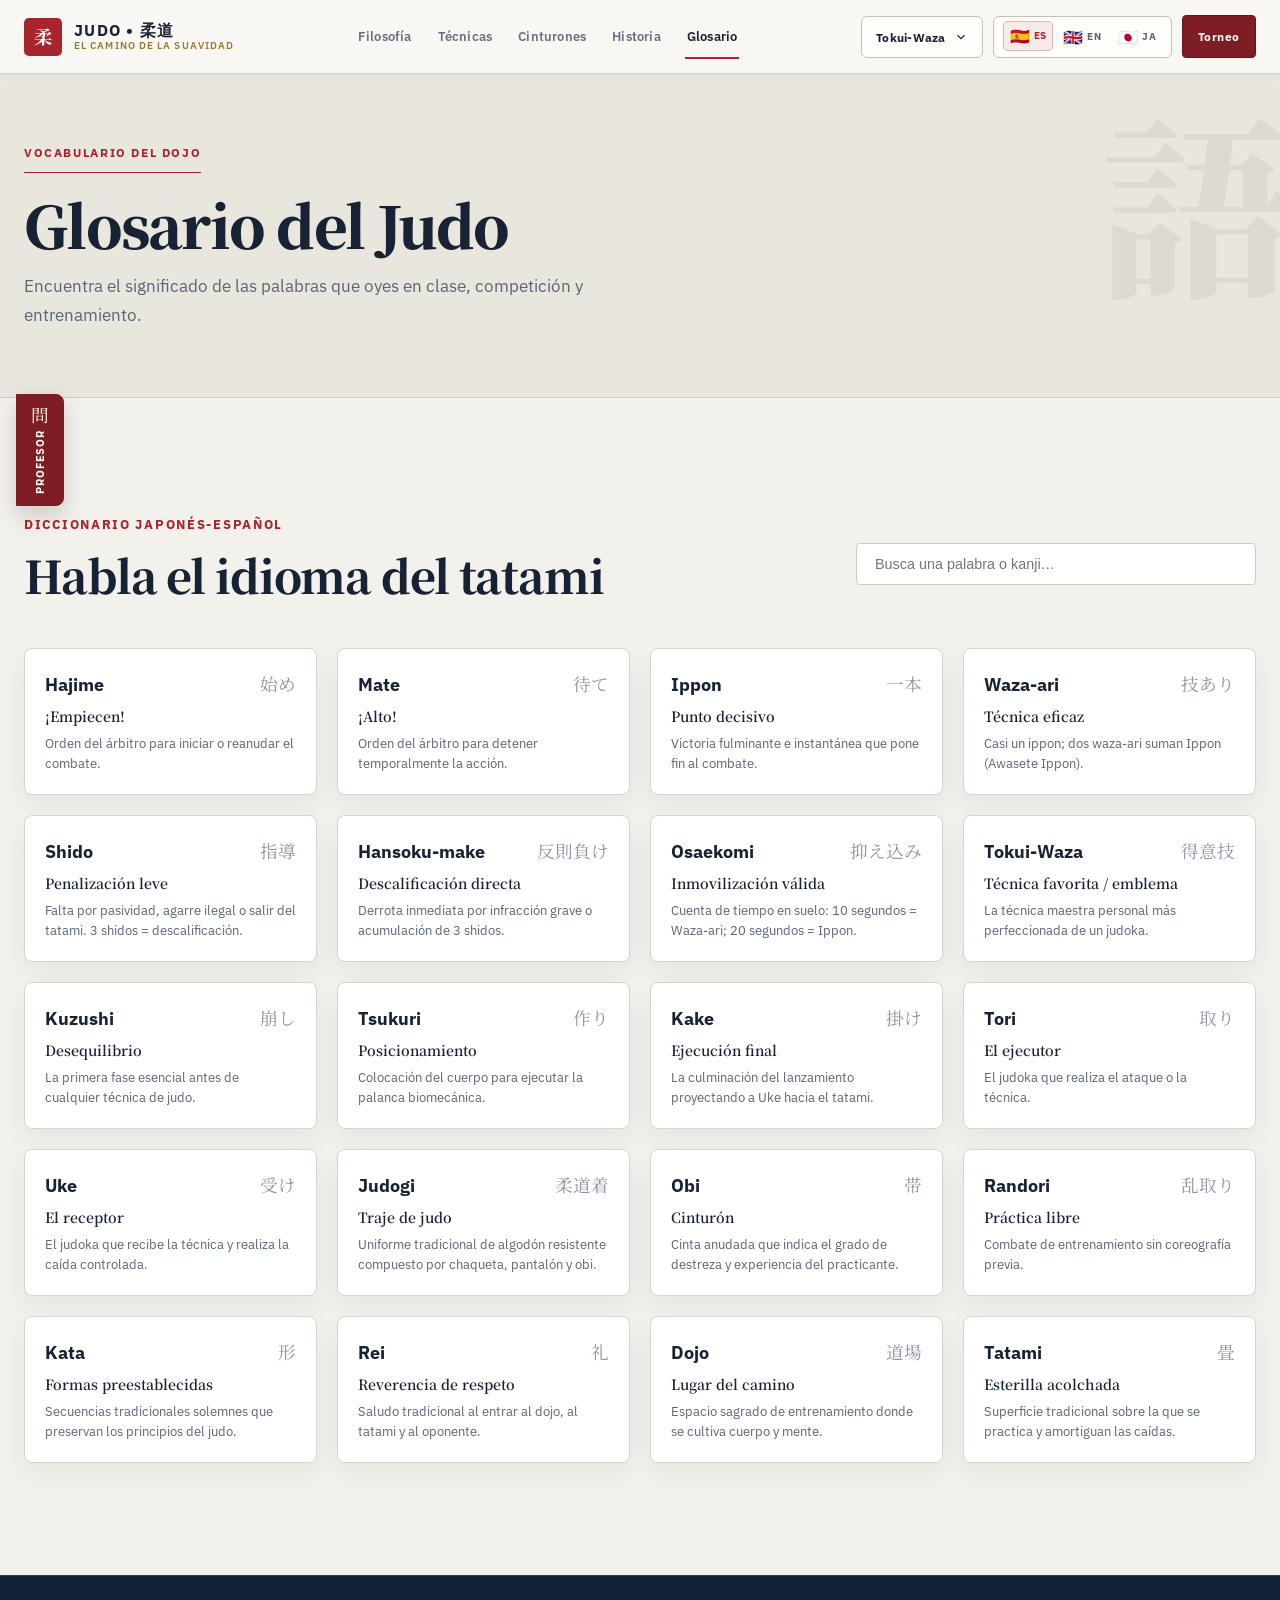
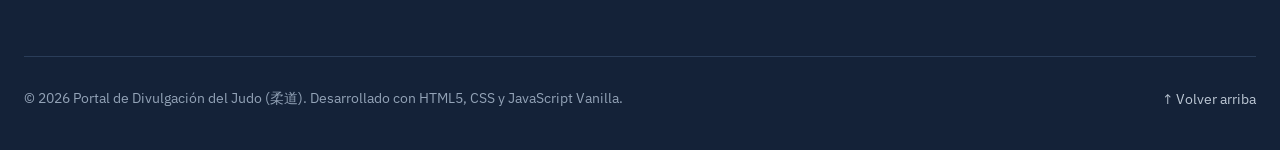
<file: glosario.html>
<!DOCTYPE html>
<html lang="es">
<head><meta charset="UTF-8"><meta name="viewport" content="width=device-width, initial-scale=1.0"><title>Glosario del Dojo — Vocabulario del Judo | JUDO (柔道)</title><meta name="description" content="Diccionario interactivo japonés-español con los términos esenciales del Judo."><link rel="stylesheet" href="styles.css"></head>
<body><header class="site-header" id="site-header"><div class="container nav-inner"><a href="index.html" class="brand-logo"><div class="logo-kanji-badge">柔</div><div class="logo-text-wrap"><span class="logo-title">Judo • 柔道</span><span class="logo-sub">El Camino de la Suavidad</span></div></a><nav class="main-nav" id="main-nav"><a href="filosofia.html" class="nav-link">Filosofía</a><a href="tecnicas.html" class="nav-link">Técnicas</a><a href="cinturones.html" class="nav-link">Cinturones</a><a href="historia.html" class="nav-link">Historia</a><a href="glosario.html" class="nav-link active">Glosario</a></nav><div class="nav-actions"><button class="btn-audio" id="btn-sound-toggle" aria-label="Campana">🔔 <span class="btn-audio-text">Campana</span></button><a href="marcador.html" class="btn-cta-nav">Torneo</a><button class="mobile-toggle" id="mobile-toggle" aria-label="Abrir menú"><span></span><span></span><span></span></button></div></div></header>
  <div class="page-banner"><div class="page-banner-kanji">語</div><div class="container page-banner-inner"><div class="page-banner-tag">Palabras del dojo</div><h1 class="page-banner-title">Glosario del Judo</h1><p class="page-banner-desc">Encuentra el significado de las palabras que oirás en clase, en competición y durante el entrenamiento.</p></div></div>
  <main><section class="waza-section" id="glosario"><div class="container"><div class="glossary-controls"><div><span class="section-tag">Diccionario japonés-español</span><h2 class="section-title">Habla el idioma del tatami</h2></div><input class="glossary-search-input" id="glossary-search" type="search" placeholder="Busca una palabra o kanji…" aria-label="Buscar en el glosario"></div><div class="glossary-grid" id="glossary-grid"></div></div></section></main>
  <footer class="site-footer"><div class="container"><div class="footer-bottom"><span>柔道 · El camino de la suavidad</span><a href="index.html" class="footer-link">← Volver a portada</a></div></div></footer><div class="toast-container" id="toast-container" aria-live="polite"></div><script src="app.js"></script>
</body></html>
</file>
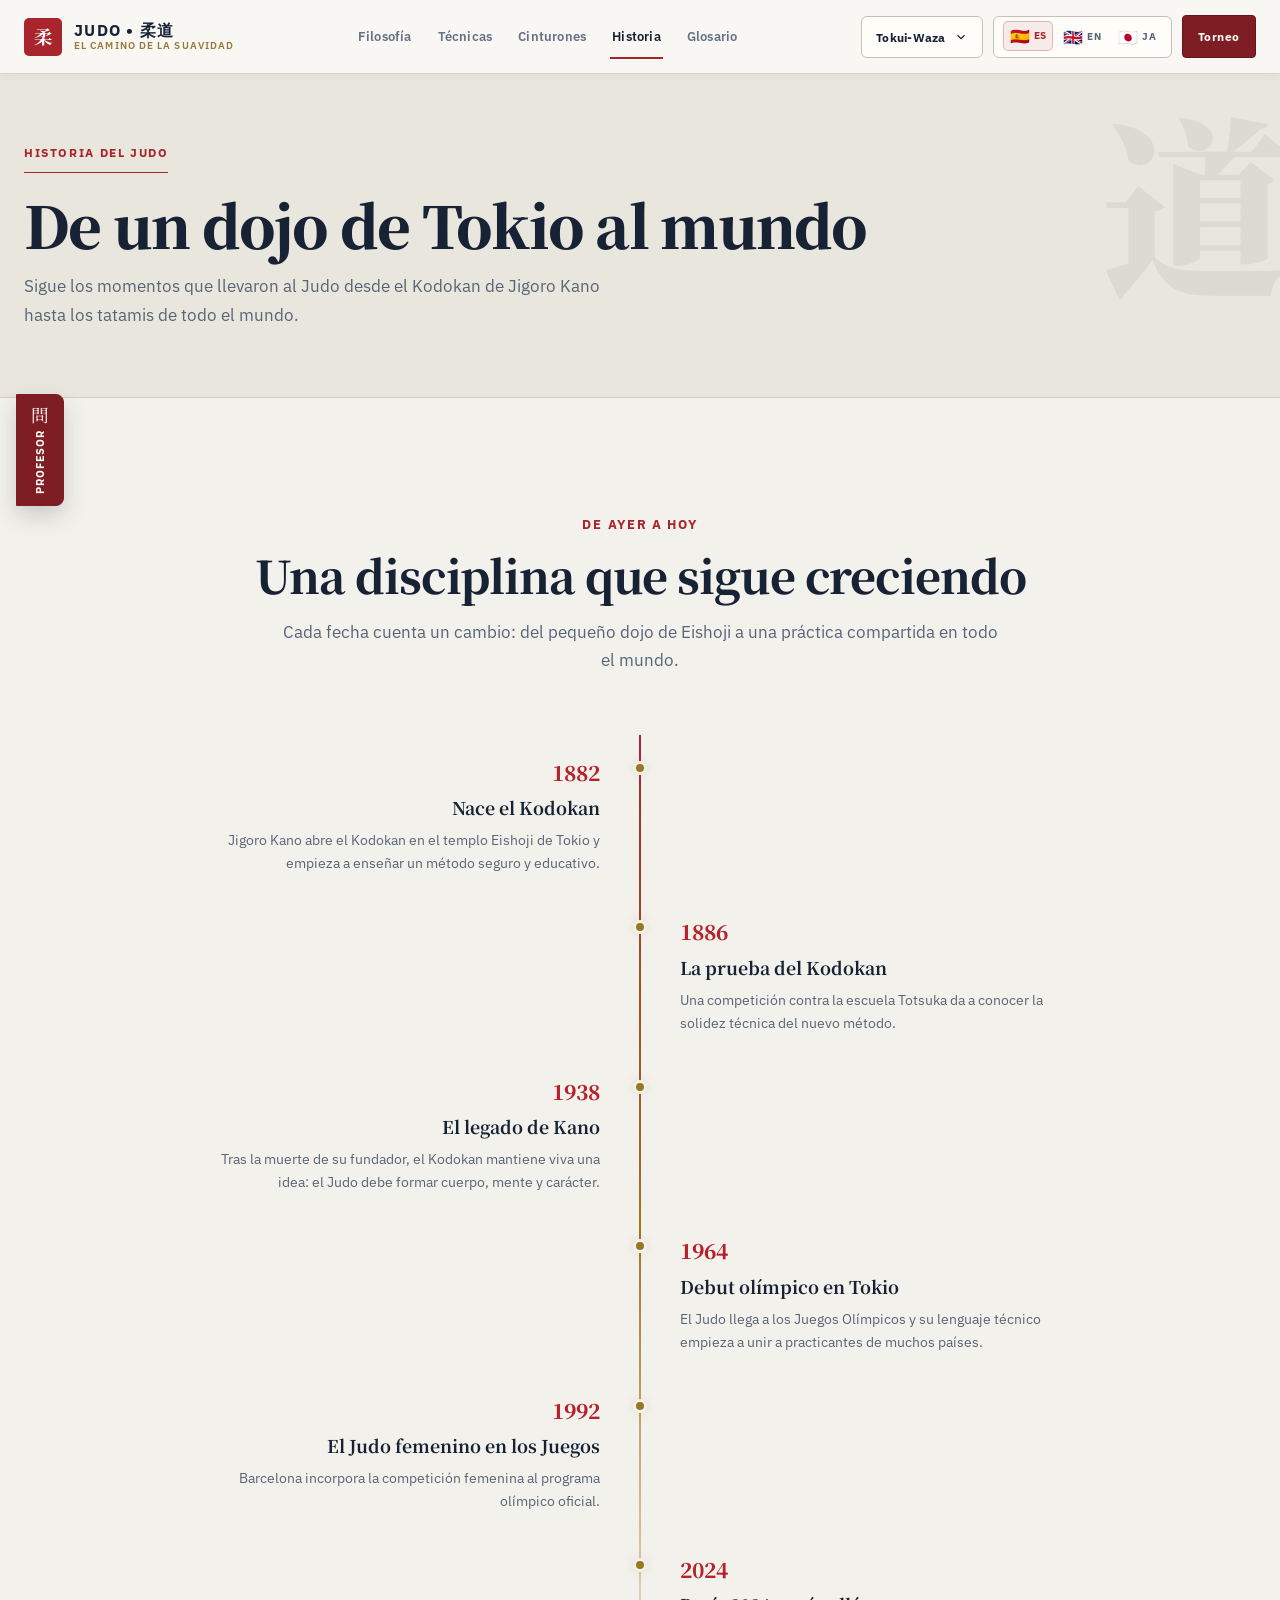
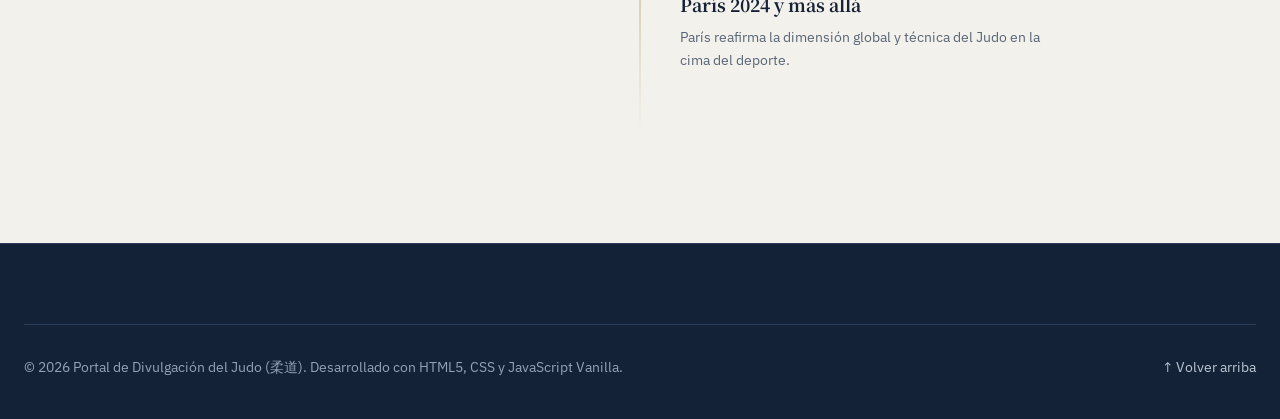
<file: historia.html>
<!DOCTYPE html>
<html lang="es">
<head>
  <meta charset="UTF-8"><meta name="viewport" content="width=device-width, initial-scale=1.0">
  <title>Historia del Judo — Del Kodokan al mundo | JUDO (柔道)</title><meta name="description" content="Recorrido histórico del Judo desde Jigoro Kano y el Kodokan hasta su llegada a los Juegos Olímpicos."><link rel="stylesheet" href="styles.css">
</head>
<body><header class="site-header" id="site-header"><div class="container nav-inner"><a href="index.html" class="brand-logo"><div class="logo-kanji-badge">柔</div><div class="logo-text-wrap"><span class="logo-title">Judo • 柔道</span><span class="logo-sub">El Camino de la Suavidad</span></div></a><nav class="main-nav" id="main-nav"><a href="filosofia.html" class="nav-link">Filosofía</a><a href="tecnicas.html" class="nav-link">Técnicas</a><a href="cinturones.html" class="nav-link">Cinturones</a><a href="historia.html" class="nav-link active">Historia</a><a href="glosario.html" class="nav-link">Glosario</a></nav><div class="nav-actions"><button class="btn-audio" id="btn-sound-toggle" aria-label="Campana">🔔 <span class="btn-audio-text">Campana</span></button><a href="marcador.html" class="btn-cta-nav">Torneo</a><button class="mobile-toggle" id="mobile-toggle" aria-label="Abrir menú"><span></span><span></span><span></span></button></div></div></header>
  <div class="page-banner"><div class="page-banner-kanji">道</div><div class="container page-banner-inner"><div class="page-banner-tag">Historia del Judo</div><h1 class="page-banner-title">De un dojo de Tokio al mundo</h1><p class="page-banner-desc">Sigue los momentos que llevaron al Judo desde el Kodokan de Jigoro Kano hasta los tatamis de todo el mundo.</p></div></div>
  <main><section class="philosophy-section" id="historia"><div class="container"><div class="section-header"><span class="section-tag">De ayer a hoy</span><h2 class="section-title">Una disciplina que sigue creciendo</h2><p class="section-desc">Cada fecha cuenta un cambio: del pequeño dojo de Eishoji a una práctica compartida en todo el mundo.</p></div><div class="history-timeline"><article class="timeline-milestone"><div class="timeline-dot"></div><div class="milestone-year">1882</div><h3 class="milestone-title">Nace el Kodokan</h3><p class="milestone-desc">Jigoro Kano abre el Kodokan en el templo Eishoji de Tokio y empieza a enseñar un método seguro y educativo.</p></article><article class="timeline-milestone"><div class="timeline-dot"></div><div class="milestone-year">1886</div><h3 class="milestone-title">La prueba del Kodokan</h3><p class="milestone-desc">Una competición contra la escuela Totsuka de jujutsu da a conocer la solidez técnica del nuevo método.</p></article><article class="timeline-milestone"><div class="timeline-dot"></div><div class="milestone-year">1938</div><h3 class="milestone-title">El legado de Kano</h3><p class="milestone-desc">Tras la muerte de su fundador, el Kodokan mantiene viva una idea: el Judo debe formar cuerpo, mente y carácter.</p></article><article class="timeline-milestone"><div class="timeline-dot"></div><div class="milestone-year">1964</div><h3 class="milestone-title">Debut olímpico en Tokio</h3><p class="milestone-desc">El Judo llega a los Juegos Olímpicos y su lenguaje técnico empieza a unir a practicantes de muchos países.</p></article><article class="timeline-milestone"><div class="timeline-dot"></div><div class="milestone-year">1992</div><h3 class="milestone-title">El Judo femenino en los Juegos</h3><p class="milestone-desc">Barcelona incorpora la competición femenina al programa olímpico oficial.</p></article><article class="timeline-milestone"><div class="timeline-dot"></div><div class="milestone-year">2024</div><h3 class="milestone-title">París y la nueva generación</h3><p class="milestone-desc">La tradición convive con nuevas generaciones y formatos por equipos sin perder el espíritu de Jita Kyoei.</p></article></div></div></section></main>
  <footer class="site-footer"><div class="container"><div class="footer-bottom"><span>柔道 · El camino de la suavidad</span><a href="index.html" class="footer-link">← Volver a portada</a></div></div></footer><div class="toast-container" id="toast-container" aria-live="polite"></div><script src="app.js"></script>
</body></html>
</file>
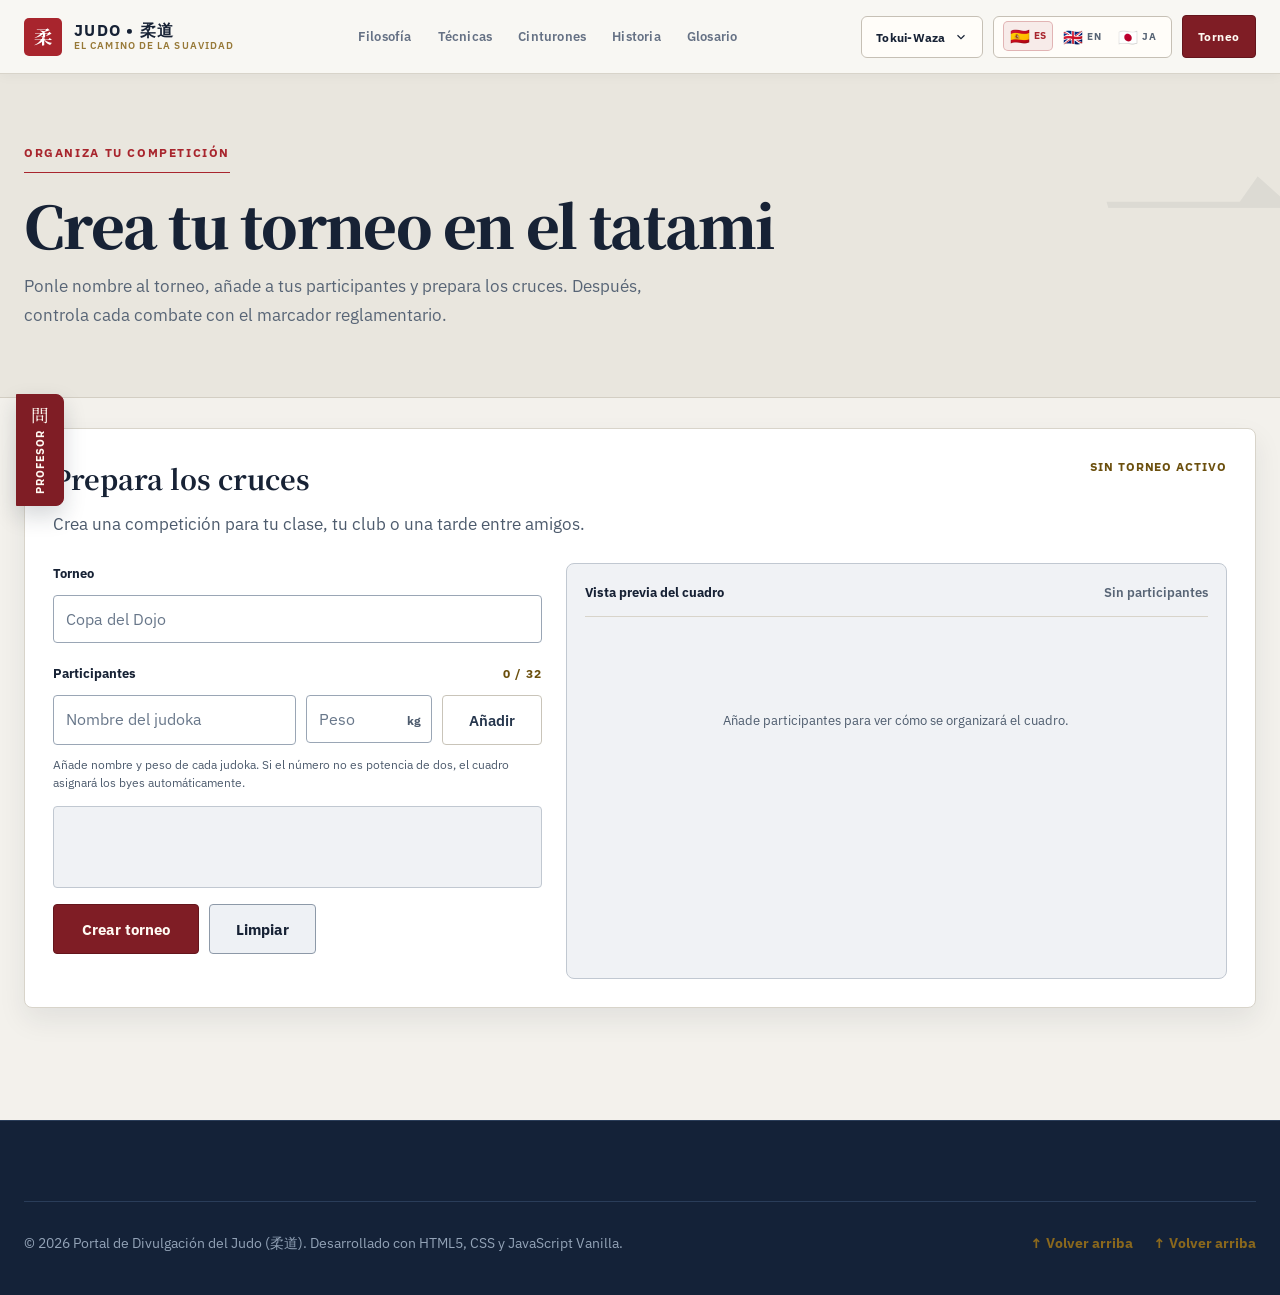
<file: marcador.html>
<!DOCTYPE html>
<html lang="es">
<head>
  <meta charset="UTF-8">
  <meta name="viewport" content="width=device-width, initial-scale=1.0">
  <title>Torneos de Judo — Organiza tu competición | JUDO (柔道)</title>
  <meta name="description" content="Crea un torneo de Judo, añade participantes y gestiona cada combate con un marcador reglamentario.">
  <link rel="icon" type="image/svg+xml" href="data:image/svg+xml,<svg xmlns='http://www.w3.org/2000/svg' viewBox='0 0 100 100'><rect width='100' height='100' rx='20' fill='%23e63946'/><text x='50%' y='68%' font-size='60' text-anchor='middle' fill='%23ffffff' font-family='serif'>柔</text></svg>">
  <link rel="stylesheet" href="styles.css">
</head>
<body>

  <header class="site-header" id="site-header">
    <div class="container nav-inner">
      <a href="index.html" class="brand-logo" id="logo-brand"><div class="logo-kanji-badge">柔</div><div class="logo-text-wrap"><span class="logo-title">Judo • 柔道</span><span class="logo-sub">El Camino de la Suavidad</span></div></a>
      <nav class="main-nav" id="main-nav">
        <a href="filosofia.html" class="nav-link" id="nav-link-filosofia">Filosofía</a>
        <a href="tecnicas.html" class="nav-link" id="nav-link-tecnicas">Técnicas</a>
        <a href="cinturones.html" class="nav-link" id="nav-link-cinturones">Cinturones</a>
        <a href="historia.html" class="nav-link" id="nav-link-historia">Historia</a>
        <a href="glosario.html" class="nav-link" id="nav-link-glosario">Glosario</a>
        <a href="marcador.html" class="nav-link nav-link-mobile-cta">Torneo</a>
      </nav>
      <div class="nav-actions">
        <button class="btn-audio" id="btn-sound-toggle" aria-label="Campana"><svg width="16" height="16" viewBox="0 0 24 24" fill="none" stroke="currentColor" stroke-width="2"><polygon points="11 5 6 9 2 9 2 15 6 15 11 19 11 5"></polygon><path d="M19.07 4.93a10 10 0 0 1 0 14.14M15.54 8.46a5 5 0 0 1 0 7.07"></path></svg><span class="btn-audio-text">Campana</span></button>
        <div class="auth-nav-container" id="auth-nav-container">
          <button class="btn-google-auth" id="btn-google-login"><svg class="google-icon" viewBox="0 0 24 24" width="16" height="16"><path fill="#4285F4" d="M22.56 12.25c0-.78-.07-1.53-.2-2.25H12v4.26h5.92c-.26 1.37-1.04 2.53-2.21 3.31v2.77h3.57c2.08-1.92 3.28-4.74 3.28-8.09z"/><path fill="#34A853" d="M12 23c2.97 0 5.46-.98 7.28-2.66l-3.57-2.77c-.98.66-2.23 1.06-3.71 1.06-2.86 0-5.29-1.93-6.16-4.53H2.18v2.84C3.99 20.53 7.7 23 12 23z"/><path fill="#FBBC05" d="M5.84 14.09c-.22-.66-.35-1.36-.35-2.09s.13-1.43.35-2.09V7.06H2.18C1.43 8.55 1 10.22 1 12s.43 3.45 1.18 4.94l2.85-2.22.81-.63z"/><path fill="#EA4335" d="M12 5.38c1.62 0 3.06.56 4.21 1.64l3.15-3.15C17.45 2.09 14.97 1 12 1 7.7 1 3.99 3.47 2.18 7.06l3.66 2.84c.87-2.6 3.3-4.52 6.16-4.52z"/></svg><span>Acceder</span></button>
          <div class="user-profile-chip" id="user-profile-chip" style="display:none;">
            <button class="profile-chip-btn" id="profile-chip-trigger" aria-expanded="false" aria-label="Menú de usuario"><img src="" alt="Avatar" class="user-avatar-img" id="nav-user-avatar"><span class="user-name-label" id="nav-user-name">Judoka</span><span class="user-belt-badge" id="nav-user-belt">Blanco</span><svg class="chevron-icon" width="12" height="12" viewBox="0 0 24 24" fill="none" stroke="currentColor" stroke-width="2.5"><path d="M6 9l6 6 6-6"/></svg></button>
            <div class="user-dropdown-menu" id="user-dropdown-menu"><div class="dropdown-header"><strong id="dropdown-full-name">Nombre</strong><span id="dropdown-email">email@gmail.com</span></div><div class="dropdown-divider"></div><button class="dropdown-item" id="btn-open-judoka-passport"><svg width="16" height="16" viewBox="0 0 24 24" fill="none" stroke="currentColor" stroke-width="2"><rect x="3" y="4" width="18" height="16" rx="2"></rect><line x1="3" y1="10" x2="21" y2="10"></line></svg><span>Mi Pasaporte</span></button><button class="dropdown-item" id="btn-dropdown-quiz"><svg width="16" height="16" viewBox="0 0 24 24" fill="none" stroke="currentColor" stroke-width="2"><circle cx="12" cy="12" r="10"></circle><path d="M9.09 9a3 3 0 0 1 5.83 1c0 2-3 3-3 3"></path></svg><span>Test Tokui-Waza</span></button><div class="dropdown-divider"></div><button class="dropdown-item logout-item" id="btn-google-logout"><svg width="16" height="16" viewBox="0 0 24 24" fill="none" stroke="currentColor" stroke-width="2"><path d="M9 21H5a2 2 0 0 1-2-2V5a2 2 0 0 1 2-2h4"></path><polyline points="16 17 21 12 16 7"></polyline></svg><span>Cerrar sesión</span></button></div>
          </div>
        </div>
        <a href="marcador.html" class="btn-cta-nav" id="cta-header-fight">Torneo</a>
        <button class="mobile-toggle" id="mobile-toggle" aria-label="Abrir menú"><span></span><span></span><span></span></button>
      </div>
    </div>
  </header>

  <div class="page-banner">
    <div class="page-banner-kanji">一</div>
    <div class="container page-banner-inner">
      <div class="page-banner-tag">Organiza tu competición</div>
      <h1 class="page-banner-title">Crea tu torneo en el tatami</h1>
      <p class="page-banner-desc">Ponle nombre al torneo, añade a tus participantes y prepara los cruces. Después, controla cada combate con el marcador reglamentario.</p>
    </div>
  </div>

  <section class="scoreboard-section tournament-setup-section" id="tournament-setup">
    <div class="container">
      <div class="tournament-builder" id="tournament-builder">
        <div class="tournament-builder-heading">
          <div>
            <h2>Prepara los cruces</h2>
            <p class="section-desc">Crea una competición para tu clase, tu club o una tarde entre amigos.</p>
          </div>
          <span class="tournament-status" id="tournament-status">Sin torneo activo</span>
        </div>

        <div class="tournament-builder-grid">
          <form class="tournament-form-panel" id="tournament-form">
            <label class="tournament-label" for="tournament-name">Torneo</label>
            <input class="tournament-input" id="tournament-name" type="text" maxlength="48" placeholder="Copa del Dojo" autocomplete="off">

            <div class="tournament-field-heading">
              <label class="tournament-label" for="participant-name">Participantes</label>
              <span class="participant-count" id="participant-count">0 / 32</span>
            </div>
            <div class="participant-entry">
              <input class="tournament-input" id="participant-name" type="text" maxlength="32" placeholder="Nombre del judoka" autocomplete="off">
              <label class="sr-only" for="participant-weight">Peso del judoka en kilogramos</label>
              <div class="participant-weight-field">
                <input class="tournament-input" id="participant-weight" type="number" min="20" max="250" step="0.1" placeholder="Peso" aria-label="Peso del judoka en kilogramos" inputmode="decimal">
                <span class="weight-unit" aria-hidden="true">kg</span>
              </div>
              <button class="btn-secondary" id="add-participant" type="button">Añadir</button>
            </div>
            <p class="tournament-hint">Añade nombre y peso de cada judoka. Si el número no es potencia de dos, el cuadro asignará los byes automáticamente.</p>
            <ul class="participant-list" id="participant-list" aria-live="polite"></ul>

            <div class="tournament-form-actions">
              <button class="btn-primary" id="create-tournament" type="submit">Crear torneo</button>
              <button class="btn-secondary" id="clear-tournament" type="button">Limpiar</button>
            </div>
            <p class="tournament-form-message" id="tournament-form-message" role="status" aria-live="polite"></p>
          </form>

          <div class="tournament-preview-panel">
            <div class="tournament-preview-heading">
              <span>Vista previa del cuadro</span>
              <span id="bracket-rounds">Sin participantes</span>
            </div>
            <div class="bracket-preview" id="tournament-preview">
              <p class="bracket-empty-state">Añade participantes para ver cómo se organizará el cuadro.</p>
            </div>
          </div>
        </div>
      </div>

      <div class="active-tournament-panel" id="active-tournament-panel" hidden>
        <div class="active-tournament-heading">
          <div>
            <p class="active-tournament-kicker" id="active-tournament-kicker">Próximo combate</p>
            <h2 id="active-tournament-name">—</h2>
            <p class="section-desc" id="active-tournament-meta">—</p>
          </div>
          <div class="active-tournament-actions">
            <button class="btn-secondary" id="load-next-match" type="button" disabled>Siguiente combate</button>
            <button class="btn-secondary" id="new-tournament" type="button">Nuevo torneo</button>
          </div>
        </div>
        <div class="tournament-overview-strip" aria-label="Resumen del torneo">
          <div class="tournament-overview-item"><span>Participantes</span><strong id="overview-entries">—</strong></div>
          <div class="tournament-overview-item"><span>Rondas</span><strong id="overview-rounds">—</strong></div>
          <div class="tournament-overview-item"><span>Combates resueltos</span><strong id="overview-finished">—</strong></div>
          <div class="tournament-overview-item"><span>Siguiente</span><strong id="overview-next">—</strong></div>
        </div>
        <div class="tournament-bracket" id="tournament-bracket" aria-live="polite"></div>
      </div>
    </div>
  </section>

  <section class="scoreboard-section tournament-match-section" id="simulador" hidden>
    <div class="container">
      <div class="simulator-wrapper" id="simulator-wrapper">
        <div class="scoreboard-top-bar">
          <div class="scoreboard-context">
            <span class="scoreboard-eyebrow">DOJO SCOREKEEPER</span>
            <strong class="scoreboard-context-title">Control de combate</strong>
            <span class="scoreboard-context-detail">Reglamento IJF · 4 minutos</span>
          </div>
          <div class="scoreboard-state-block">
            <span class="scoreboard-status-label">Estado</span>
            <div class="match-category-tag"><span id="match-state-label">COMBATE LISTO</span><span class="scoreboard-status-dot" aria-hidden="true"></span></div>
          </div>
          <div class="golden-score-badge" id="golden-score-badge">GOLDEN SCORE ACTIVO</div>
          <div class="timer-container">
            <span class="timer-label">Tiempo reglamentario</span>
            <div class="digital-clock" id="digital-clock">04:00</div>
            <div class="timer-controls">
              <button class="btn-timer" id="btn-toggle-timer">Hajime (Iniciar)</button>
              <button class="btn-timer" id="btn-reset-timer">Reiniciar Reloj</button>
              <button class="btn-timer" id="btn-golden-score">Golden Score</button>
            </div>
          </div>
        </div>

        <div class="athletes-scoreboard-grid">
          <div class="athlete-column white-judogi" id="athlete-white">
            <div class="athlete-header"><div><span class="athlete-badge">Judogi Blanco</span><h2 class="athlete-name">Hifumi ABE</h2></div><div class="athlete-meta"><div class="athlete-country">JPN 🇯🇵</div><div class="athlete-weight"></div></div></div>
            <div class="points-display-boxes">
              <div class="point-score-box ippon-box"><div class="score-box-label">Ippon</div><div class="score-box-num" id="white-ippon">0</div></div>
              <div class="point-score-box waza-box"><div class="score-box-label">Waza-ari</div><div class="score-box-num" id="white-waza">0</div></div>
              <div class="point-score-box shido-box"><div class="score-box-label">Shido</div><div class="score-box-num" id="white-shido">0</div></div>
            </div>
            <div class="referee-action-buttons">
              <button class="btn-point-action ippon-btn" data-action="ippon" data-player="white">+ Ippon</button>
              <button class="btn-point-action waza-btn" data-action="wazaari" data-player="white">+ Waza-ari</button>
              <button class="btn-point-action shido-btn" data-action="shido" data-player="white">+ Shido</button>
            </div>
          </div>
          <div class="athlete-column blue-judogi" id="athlete-blue">
            <div class="athlete-header"><div><span class="athlete-badge">Judogi Azul</span><h2 class="athlete-name">Teddy RINER</h2></div><div class="athlete-meta"><div class="athlete-country">FRA 🇫🇷</div><div class="athlete-weight"></div></div></div>
            <div class="points-display-boxes">
              <div class="point-score-box ippon-box"><div class="score-box-label">Ippon</div><div class="score-box-num" id="blue-ippon">0</div></div>
              <div class="point-score-box waza-box"><div class="score-box-label">Waza-ari</div><div class="score-box-num" id="blue-waza">0</div></div>
              <div class="point-score-box shido-box"><div class="score-box-label">Shido</div><div class="score-box-num" id="blue-shido">0</div></div>
            </div>
            <div class="referee-action-buttons">
              <button class="btn-point-action ippon-btn" data-action="ippon" data-player="blue">+ Ippon</button>
              <button class="btn-point-action waza-btn" data-action="wazaari" data-player="blue">+ Waza-ari</button>
              <button class="btn-point-action shido-btn" data-action="shido" data-player="blue">+ Shido</button>
            </div>
          </div>
        </div>

        <div class="scorekeeper-footer">
          <button class="essential-info-button" id="btn-essential-info" type="button" aria-expanded="false" aria-controls="essential-info-panel">ⓘ Información esencial</button>
          <span class="scorekeeper-footer-status">Consulta las reglas cuando las necesites.</span>
          <button class="btn-timer reset-match-button" id="btn-reset-match">Reiniciar Combate</button>
        </div>
        <div class="essential-info-panel" id="essential-info-panel" hidden>
          <div>
            <strong>Reglas esenciales del combate</strong>
            <ul>
              <li>Un Ippon termina el combate.</li>
              <li>Dos Waza-ari equivalen a Ippon.</li>
              <li>El tercer Shido provoca hansoku-make.</li>
              <li>En empate comienza el Golden Score.</li>
            </ul>
          </div>
          <button class="essential-info-close" id="btn-close-essential-info" type="button">Cerrar</button>
        </div>

        <div class="winner-banner-overlay" id="victory-overlay">
          <div class="winner-kanji-celebrate">一本</div>
          <h2 class="winner-title" id="winner-title">¡VICTORIA POR IPPON!</h2>
          <p class="winner-reason" id="winner-reason">Proyección impecable con velocidad, fuerza y control absoluto.</p>
          <button class="btn-primary" id="btn-close-victory" onclick="document.getElementById('victory-overlay').classList.remove('show')">Continuar</button>
        </div>
      </div>
    </div>
  </section>

  <footer class="site-footer">
    <div class="container">
      <div class="footer-bottom">
        <span>© 2026 Portal de Divulgación del Judo (柔道).</span>
        <div style="display:flex;gap:20px;"><a href="index.html" style="color:var(--gold-light);font-weight:700;">← Portada</a><a href="#" style="color:var(--gold-light);font-weight:700;">↑ Volver arriba</a></div>
      </div>
    </div>
  </footer>

  <div class="modal-overlay" id="modal-google-auth" role="dialog" aria-modal="true" aria-labelledby="google-auth-title">
    <div class="modal-content google-auth-card">
      <button class="btn-close-modal" id="btn-close-google-modal">✕</button>
      <div class="google-auth-header"><svg class="google-logo-full" viewBox="0 0 24 24" width="36" height="36"><path fill="#4285F4" d="M22.56 12.25c0-.78-.07-1.53-.2-2.25H12v4.26h5.92c-.26 1.37-1.04 2.53-2.21 3.31v2.77h3.57c2.08-1.92 3.28-4.74 3.28-8.09z"/><path fill="#34A853" d="M12 23c2.97 0 5.46-.98 7.28-2.66l-3.57-2.77c-.98.66-2.23 1.06-3.71 1.06-2.86 0-5.29-1.93-6.16-4.53H2.18v2.84C3.99 20.53 7.7 23 12 23z"/><path fill="#FBBC05" d="M5.84 14.09c-.22-.66-.35-1.36-.35-2.09s.13-1.43.35-2.09V7.06H2.18C1.43 8.55 1 10.22 1 12s.43 3.45 1.18 4.94l2.85-2.22.81-.63z"/><path fill="#EA4335" d="M12 5.38c1.62 0 3.06.56 4.21 1.64l3.15-3.15C17.45 2.09 14.97 1 12 1 7.7 1 3.99 3.47 2.18 7.06l3.66 2.84c.87-2.6 3.3-4.52 6.16-4.52z"/></svg><h3 class="google-auth-title" id="google-auth-title">Acceder con Google</h3><p class="google-auth-subtitle">Portal de Judo (柔道)</p></div>
      <div class="google-accounts-list" id="google-accounts-list"><div class="account-selector-item" data-account="alvaro"><div class="account-avatar-circle" style="background:#e63946;color:#fff;">A</div><div class="account-details"><span class="account-name">Álvaro</span><span class="account-email">alvaro@gmail.com</span></div><span class="account-chip-tag">Google</span></div><div class="account-selector-item" data-account="judoka"><div class="account-avatar-circle" style="background:#1d4ed8;color:#fff;">J</div><div class="account-details"><span class="account-name">Judoka Sensei</span><span class="account-email">sensei@kodokan.org</span></div><span class="account-chip-tag">Dojo</span></div><div class="account-custom-login-toggle" id="btn-toggle-custom-google"><svg width="18" height="18" viewBox="0 0 24 24" fill="none" stroke="currentColor" stroke-width="2"><path d="M20 21v-2a4 4 0 0 0-4-4H8a4 4 0 0 0-4 4v2"></path><circle cx="12" cy="7" r="4"></circle></svg><span>Usar otra cuenta</span></div><form class="custom-google-form" id="custom-google-form" style="display:none;"><input type="text" id="custom-google-name" placeholder="Tu nombre" required class="google-custom-input"><input type="email" id="custom-google-email" placeholder="tu.correo@gmail.com" required class="google-custom-input"><button type="submit" class="btn-google-submit">Continuar</button></form></div>
      <div class="google-auth-footer"><p>Google compartirá tu nombre e email con el Portal de Judo.</p></div>
    </div>
  </div>
  <div class="modal-overlay" id="modal-judoka-passport" role="dialog" aria-modal="true"><div class="modal-content passport-card-modal"><button class="btn-close-modal" id="btn-close-passport-modal">✕</button><div class="passport-id-badge"><div class="passport-header-bar"><div class="passport-logo-lockup"><div class="passport-kanji-stamp">講道館</div><div><div class="passport-fed-title">KODOKAN JUDO INSTITUTE</div><div class="passport-fed-sub">Licencia Oficial</div></div></div><div class="passport-serial" id="passport-serial-id">JUDO-2026-8821</div></div><div class="passport-body-grid"><div class="passport-photo-column"><div class="passport-photo-frame"><img src="" alt="Foto" class="passport-photo-img" id="passport-photo-img"><div class="passport-red-seal">柔道<br>検定</div></div><div class="passport-status-pill">ACTIVO</div></div><div class="passport-fields-column"><div class="passport-field-row"><div class="passport-field"><span class="p-label">Nombre:</span><span class="p-value" id="passport-name">Judoka</span></div><div class="passport-field"><span class="p-label">Email:</span><span class="p-value" id="passport-email">email</span></div></div><div class="passport-field-row"><div class="passport-field"><label for="passport-belt-select" class="p-label">Grado:</label><select id="passport-belt-select" class="passport-select"><option value="white">Blanco (6º Kyu)</option><option value="yellow">Amarillo (5º Kyu)</option><option value="orange">Naranja (4º Kyu)</option><option value="green">Verde (3º Kyu)</option><option value="blue">Azul (2º Kyu)</option><option value="brown">Marrón (1º Kyu)</option><option value="black">Negro (1º-5º Dan)</option><option value="red-white">Blanco y Rojo (6º-8º Dan)</option><option value="red">Rojo (9º-10º Dan)</option></select></div><div class="passport-field"><span class="p-label">Tokui-Waza:</span><span class="p-value gold-text" id="passport-tokui-waza">Pendiente</span></div></div><div class="passport-field-row"><div class="passport-field"><span class="p-label">Victorias:</span><span class="p-value" id="passport-victories">0</span></div><div class="passport-field"><span class="p-label">Ingreso:</span><span class="p-value" id="passport-date">2026</span></div></div></div></div><div class="passport-footer-actions"><button class="btn-primary" id="btn-save-passport">Guardar</button><button class="btn-secondary" id="btn-passport-take-quiz">Test Tokui-Waza</button></div></div></div></div>

  <div class="toast-container" id="toast-container" aria-live="polite"></div>
  <script src="app.js"></script>
</body>
</html>
</file>
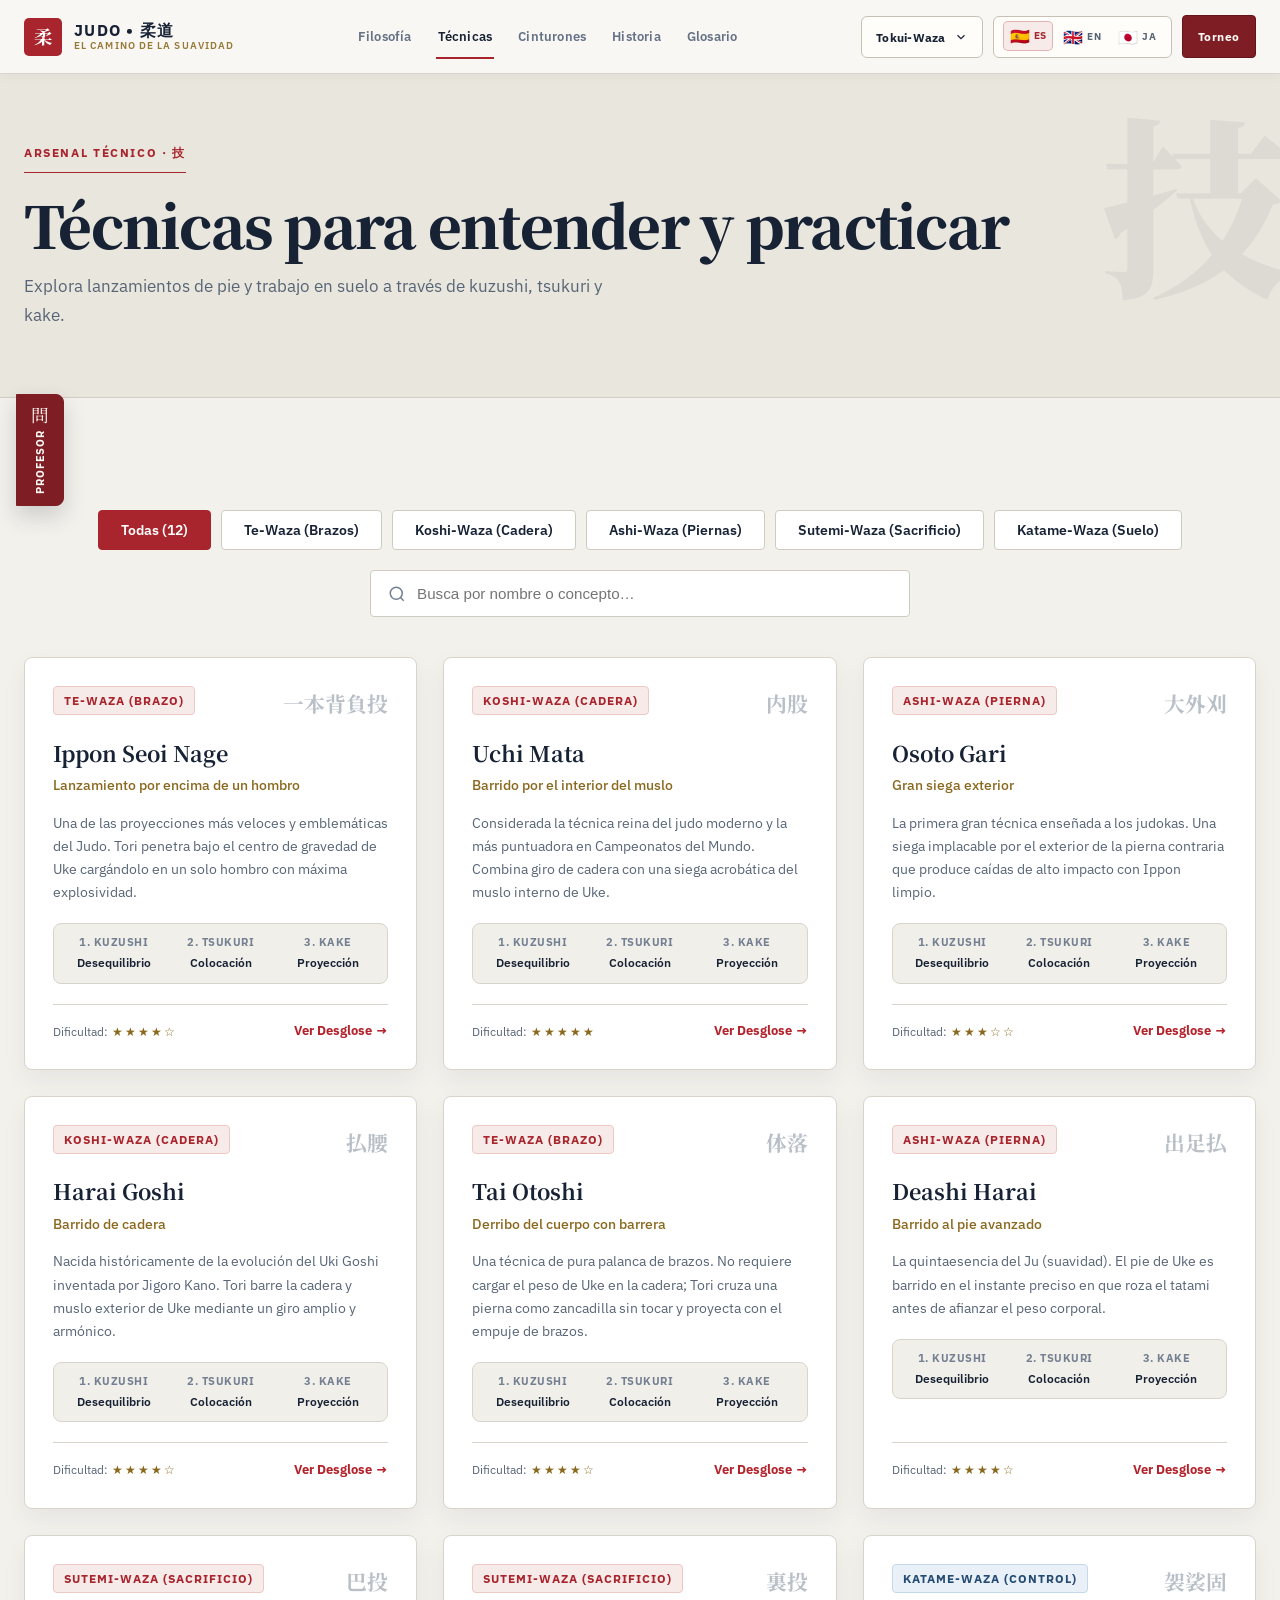
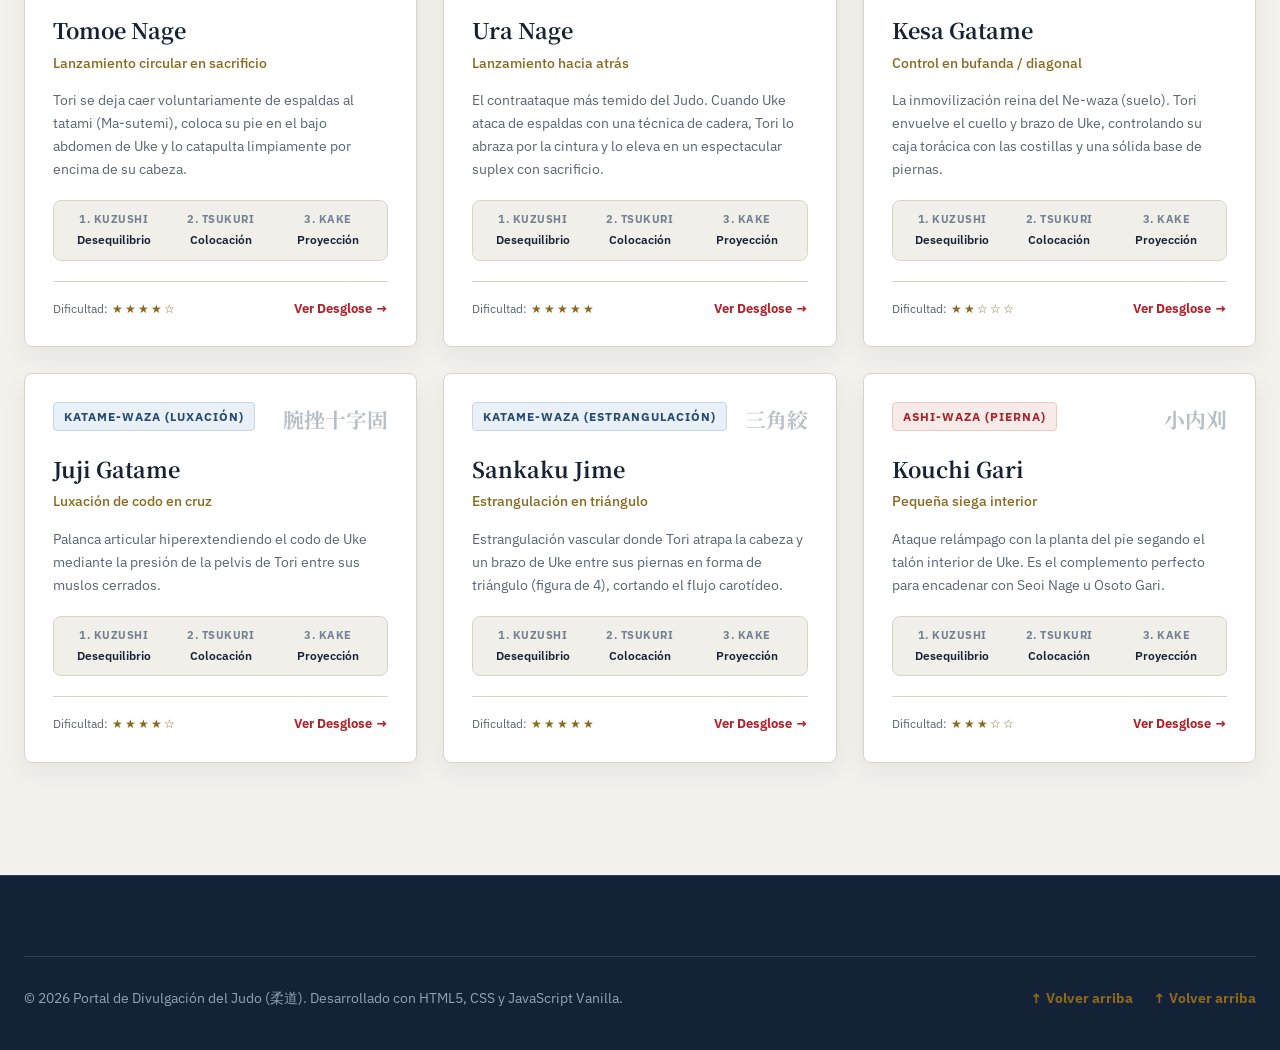
<file: tecnicas.html>
<!DOCTYPE html>
<html lang="es">
<head>
  <meta charset="UTF-8">
  <meta name="viewport" content="width=device-width, initial-scale=1.0">
  <title>Técnicas del Judo — Gokyo no Waza y Katame-Waza | JUDO (柔道)</title>
  <meta name="description" content="Enciclopedia interactiva de técnicas del Judo: Ippon Seoi Nage, Uchi Mata, Osoto Gari y más. Filtros por categoría y desglose biomecánico completo.">
  <link rel="icon" type="image/svg+xml" href="data:image/svg+xml,<svg xmlns='http://www.w3.org/2000/svg' viewBox='0 0 100 100'><rect width='100' height='100' rx='20' fill='%23e63946'/><text x='50%' y='68%' font-size='60' text-anchor='middle' fill='%23ffffff' font-family='serif'>柔</text></svg>">
  <link rel="stylesheet" href="styles.css">
</head>
<body>

  <header class="site-header" id="site-header">
    <div class="container nav-inner">
      <a href="index.html" class="brand-logo" id="logo-brand"><div class="logo-kanji-badge">柔</div><div class="logo-text-wrap"><span class="logo-title">Judo • 柔道</span><span class="logo-sub">El Camino de la Suavidad</span></div></a>
      <nav class="main-nav" id="main-nav">
        <a href="filosofia.html" class="nav-link" id="nav-link-filosofia">Filosofía</a>
        <a href="tecnicas.html" class="nav-link" id="nav-link-tecnicas">Técnicas</a>
        <a href="cinturones.html" class="nav-link" id="nav-link-cinturones">Cinturones</a>
        <a href="historia.html" class="nav-link" id="nav-link-historia">Historia</a>
        <a href="glosario.html" class="nav-link" id="nav-link-glosario">Glosario</a>
        <a href="marcador.html" class="nav-link nav-link-mobile-cta">Torneo</a>
      </nav>
      <div class="nav-actions">
        <button class="btn-audio" id="btn-sound-toggle" aria-label="Campana"><svg width="16" height="16" viewBox="0 0 24 24" fill="none" stroke="currentColor" stroke-width="2"><polygon points="11 5 6 9 2 9 2 15 6 15 11 19 11 5"></polygon><path d="M19.07 4.93a10 10 0 0 1 0 14.14M15.54 8.46a5 5 0 0 1 0 7.07"></path></svg><span class="btn-audio-text">Campana</span></button>
        <div class="auth-nav-container" id="auth-nav-container">
          <button class="btn-google-auth" id="btn-google-login"><svg class="google-icon" viewBox="0 0 24 24" width="16" height="16"><path fill="#4285F4" d="M22.56 12.25c0-.78-.07-1.53-.2-2.25H12v4.26h5.92c-.26 1.37-1.04 2.53-2.21 3.31v2.77h3.57c2.08-1.92 3.28-4.74 3.28-8.09z"/><path fill="#34A853" d="M12 23c2.97 0 5.46-.98 7.28-2.66l-3.57-2.77c-.98.66-2.23 1.06-3.71 1.06-2.86 0-5.29-1.93-6.16-4.53H2.18v2.84C3.99 20.53 7.7 23 12 23z"/><path fill="#FBBC05" d="M5.84 14.09c-.22-.66-.35-1.36-.35-2.09s.13-1.43.35-2.09V7.06H2.18C1.43 8.55 1 10.22 1 12s.43 3.45 1.18 4.94l2.85-2.22.81-.63z"/><path fill="#EA4335" d="M12 5.38c1.62 0 3.06.56 4.21 1.64l3.15-3.15C17.45 2.09 14.97 1 12 1 7.7 1 3.99 3.47 2.18 7.06l3.66 2.84c.87-2.6 3.3-4.52 6.16-4.52z"/></svg><span>Acceder</span></button>
          <div class="user-profile-chip" id="user-profile-chip" style="display:none;">
            <button class="profile-chip-btn" id="profile-chip-trigger" aria-expanded="false" aria-label="Menú de usuario"><img src="" alt="Avatar" class="user-avatar-img" id="nav-user-avatar"><span class="user-name-label" id="nav-user-name">Judoka</span><span class="user-belt-badge" id="nav-user-belt">Blanco</span><svg class="chevron-icon" width="12" height="12" viewBox="0 0 24 24" fill="none" stroke="currentColor" stroke-width="2.5"><path d="M6 9l6 6 6-6"/></svg></button>
            <div class="user-dropdown-menu" id="user-dropdown-menu">
              <div class="dropdown-header"><strong id="dropdown-full-name">Nombre</strong><span id="dropdown-email">email@gmail.com</span></div>
              <div class="dropdown-divider"></div>
              <button class="dropdown-item" id="btn-open-judoka-passport"><svg width="16" height="16" viewBox="0 0 24 24" fill="none" stroke="currentColor" stroke-width="2"><rect x="3" y="4" width="18" height="16" rx="2"></rect><line x1="3" y1="10" x2="21" y2="10"></line></svg><span>Mi Pasaporte</span></button>
              <button class="dropdown-item" id="btn-dropdown-quiz"><svg width="16" height="16" viewBox="0 0 24 24" fill="none" stroke="currentColor" stroke-width="2"><circle cx="12" cy="12" r="10"></circle><path d="M9.09 9a3 3 0 0 1 5.83 1c0 2-3 3-3 3"></path></svg><span>Test Tokui-Waza</span></button>
              <div class="dropdown-divider"></div>
              <button class="dropdown-item logout-item" id="btn-google-logout"><svg width="16" height="16" viewBox="0 0 24 24" fill="none" stroke="currentColor" stroke-width="2"><path d="M9 21H5a2 2 0 0 1-2-2V5a2 2 0 0 1 2-2h4"></path><polyline points="16 17 21 12 16 7"></polyline></svg><span>Cerrar sesión</span></button>
            </div>
          </div>
        </div>
        <a href="marcador.html" class="btn-cta-nav" id="cta-header-fight">Torneo</a>
        <button class="mobile-toggle" id="mobile-toggle" aria-label="Abrir menú"><span></span><span></span><span></span></button>
      </div>
    </div>
  </header>

  <!-- BANNER -->
  <div class="page-banner">
    <div class="page-banner-kanji">技</div>
    <div class="container page-banner-inner">
      <div class="page-banner-tag">Arsenal técnico · 技</div>
      <h1 class="page-banner-title">Técnicas para entender y practicar</h1>
      <p class="page-banner-desc">Consulta proyecciones de pie y controles de suelo. Cada técnica se explica a través de sus tres momentos: desequilibrio, preparación y ejecución.</p>
    </div>
  </div>

  <!-- SECCIÓN TÉCNICAS -->
  <section class="waza-section" id="tecnicas">
    <div class="container">
      <div class="waza-controls">
        <div class="waza-filter-tabs" id="waza-filter-container">
          <button class="filter-tab-btn active" data-category="all" id="filter-all">Todas (12)</button>
          <button class="filter-tab-btn" data-category="te" id="filter-te">Te-Waza (Brazos)</button>
          <button class="filter-tab-btn" data-category="koshi" id="filter-koshi">Koshi-Waza (Cadera)</button>
          <button class="filter-tab-btn" data-category="ashi" id="filter-ashi">Ashi-Waza (Piernas)</button>
          <button class="filter-tab-btn" data-category="sutemi" id="filter-sutemi">Sutemi-Waza (Sacrificio)</button>
          <button class="filter-tab-btn" data-category="katame" id="filter-katame">Katame-Waza (Suelo)</button>
        </div>
        <div class="waza-search-bar">
          <svg class="search-icon" width="18" height="18" viewBox="0 0 24 24" fill="none" stroke="currentColor" stroke-width="2"><circle cx="11" cy="11" r="8"></circle><line x1="21" y1="21" x2="16.65" y2="16.65"></line></svg>
          <input type="text" class="waza-search-input" id="waza-search" placeholder="Busca por nombre o concepto…" aria-label="Buscar técnicas">
        </div>
      </div>
      <div class="waza-grid" id="waza-grid"></div>
    </div>
  </section>

  <!-- MODAL TÉCNICA -->
  <div class="modal-overlay" id="waza-modal" role="dialog" aria-modal="true" aria-labelledby="modal-title">
    <div class="modal-content">
      <button class="btn-close-modal" id="btn-close-modal" aria-label="Cerrar">✕</button>
      <div class="modal-header-section">
        <h2 class="modal-waza-name" id="modal-title">Ippon Seoi Nage</h2>
        <div class="modal-waza-sub" id="modal-japanese">一本背負投 — Lanzamiento por un hombro</div>
        <p class="waza-desc" id="modal-desc"></p>
      </div>
      <div class="modal-phases-grid">
        <div class="phase-box"><div class="phase-box-title">1. Kuzushi (崩し - Desequilibrio)</div><div class="phase-box-desc" id="modal-kuzushi"></div></div>
        <div class="phase-box"><div class="phase-box-title">2. Tsukuri (作り - Colocación)</div><div class="phase-box-desc" id="modal-tsukuri"></div></div>
        <div class="phase-box"><div class="phase-box-title">3. Kake (掛け - Ejecución)</div><div class="phase-box-desc" id="modal-kake"></div></div>
      </div>
      <div style="background:var(--bg-surface-1);padding:18px;border-radius:var(--radius-md);margin-bottom:14px;border:1px solid var(--border-subtle);">
        <strong style="color:var(--gold-light);display:block;font-size:0.85rem;text-transform:uppercase;margin-bottom:4px;">Consejo Táctico de Combate:</strong>
        <p style="font-size:0.9rem;color:var(--text-muted);" id="modal-tactics"></p>
      </div>
      <div style="font-size:0.82rem;color:var(--text-dim);"><strong>En la historia olímpica:</strong> <span id="modal-olympic"></span></div>
    </div>
  </div>

  <!-- MODAL AUTH -->
  <div class="modal-overlay" id="modal-google-auth" role="dialog" aria-modal="true" aria-labelledby="google-auth-title">
    <div class="modal-content google-auth-card">
      <button class="btn-close-modal" id="btn-close-google-modal">✕</button>
      <div class="google-auth-header"><svg class="google-logo-full" viewBox="0 0 24 24" width="36" height="36"><path fill="#4285F4" d="M22.56 12.25c0-.78-.07-1.53-.2-2.25H12v4.26h5.92c-.26 1.37-1.04 2.53-2.21 3.31v2.77h3.57c2.08-1.92 3.28-4.74 3.28-8.09z"/><path fill="#34A853" d="M12 23c2.97 0 5.46-.98 7.28-2.66l-3.57-2.77c-.98.66-2.23 1.06-3.71 1.06-2.86 0-5.29-1.93-6.16-4.53H2.18v2.84C3.99 20.53 7.7 23 12 23z"/><path fill="#FBBC05" d="M5.84 14.09c-.22-.66-.35-1.36-.35-2.09s.13-1.43.35-2.09V7.06H2.18C1.43 8.55 1 10.22 1 12s.43 3.45 1.18 4.94l2.85-2.22.81-.63z"/><path fill="#EA4335" d="M12 5.38c1.62 0 3.06.56 4.21 1.64l3.15-3.15C17.45 2.09 14.97 1 12 1 7.7 1 3.99 3.47 2.18 7.06l3.66 2.84c.87-2.6 3.3-4.52 6.16-4.52z"/></svg><h3 class="google-auth-title" id="google-auth-title">Acceder con Google</h3><p class="google-auth-subtitle">Portal de Judo (柔道)</p></div>
      <div class="google-accounts-list" id="google-accounts-list"><div class="account-selector-item" data-account="alvaro"><div class="account-avatar-circle" style="background:#e63946;color:#fff;">A</div><div class="account-details"><span class="account-name">Álvaro</span><span class="account-email">alvaro@gmail.com</span></div><span class="account-chip-tag">Google</span></div><div class="account-selector-item" data-account="judoka"><div class="account-avatar-circle" style="background:#1d4ed8;color:#fff;">J</div><div class="account-details"><span class="account-name">Judoka Sensei</span><span class="account-email">sensei@kodokan.org</span></div><span class="account-chip-tag">Dojo</span></div><div class="account-custom-login-toggle" id="btn-toggle-custom-google"><svg width="18" height="18" viewBox="0 0 24 24" fill="none" stroke="currentColor" stroke-width="2"><path d="M20 21v-2a4 4 0 0 0-4-4H8a4 4 0 0 0-4 4v2"></path><circle cx="12" cy="7" r="4"></circle></svg><span>Usar otra cuenta</span></div><form class="custom-google-form" id="custom-google-form" style="display:none;"><input type="text" id="custom-google-name" placeholder="Tu nombre" required class="google-custom-input"><input type="email" id="custom-google-email" placeholder="tu.correo@gmail.com" required class="google-custom-input"><button type="submit" class="btn-google-submit">Continuar</button></form></div>
      <div class="google-auth-footer"><p>Google compartirá tu nombre e email con el Portal de Judo.</p></div>
    </div>
  </div>

  <div class="modal-overlay" id="modal-judoka-passport" role="dialog" aria-modal="true">
    <div class="modal-content passport-card-modal">
      <button class="btn-close-modal" id="btn-close-passport-modal">✕</button>
      <div class="passport-id-badge">
        <div class="passport-header-bar"><div class="passport-logo-lockup"><div class="passport-kanji-stamp">講道館</div><div><div class="passport-fed-title">KODOKAN JUDO INSTITUTE</div><div class="passport-fed-sub">Licencia Oficial</div></div></div><div class="passport-serial" id="passport-serial-id">JUDO-2026-8821</div></div>
        <div class="passport-body-grid">
          <div class="passport-photo-column"><div class="passport-photo-frame"><img src="" alt="Foto" class="passport-photo-img" id="passport-photo-img"><div class="passport-red-seal">柔道<br>検定</div></div><div class="passport-status-pill">ACTIVO</div></div>
          <div class="passport-fields-column">
            <div class="passport-field-row"><div class="passport-field"><span class="p-label">Nombre:</span><span class="p-value" id="passport-name">Judoka</span></div><div class="passport-field"><span class="p-label">Email:</span><span class="p-value" id="passport-email">email@gmail.com</span></div></div>
            <div class="passport-field-row"><div class="passport-field"><label for="passport-belt-select" class="p-label">Grado:</label><select id="passport-belt-select" class="passport-select"><option value="white">Blanco (6º Kyu)</option><option value="yellow">Amarillo (5º Kyu)</option><option value="orange">Naranja (4º Kyu)</option><option value="green">Verde (3º Kyu)</option><option value="blue">Azul (2º Kyu)</option><option value="brown">Marrón (1º Kyu)</option><option value="black">Negro (1º-5º Dan)</option><option value="red-white">Blanco y Rojo (6º-8º Dan)</option><option value="red">Rojo (9º-10º Dan)</option></select></div><div class="passport-field"><span class="p-label">Tokui-Waza:</span><span class="p-value gold-text" id="passport-tokui-waza">Pendiente</span></div></div>
            <div class="passport-field-row"><div class="passport-field"><span class="p-label">Victorias:</span><span class="p-value" id="passport-victories">0 victorias</span></div><div class="passport-field"><span class="p-label">Ingreso:</span><span class="p-value" id="passport-date">Septiembre 2026</span></div></div>
          </div>
        </div>
        <div class="passport-footer-actions"><button class="btn-primary" id="btn-save-passport">Guardar Cambios</button><button class="btn-secondary" id="btn-passport-take-quiz">Test Tokui-Waza</button></div>
      </div>
    </div>
  </div>

  <footer class="site-footer">
    <div class="container">
      <div class="footer-bottom">
        <span>© 2026 Portal de Divulgación del Judo (柔道).</span>
        <div style="display:flex;gap:20px;"><a href="index.html" style="color:var(--gold-light);font-weight:700;">← Portada</a><a href="#" style="color:var(--gold-light);font-weight:700;">↑ Volver arriba</a></div>
      </div>
    </div>
  </footer>

  <div class="toast-container" id="toast-container" aria-live="polite"></div>
  <script src="app.js"></script>
</body>
</html>
</file>
<file: styles.css>
/* ==========================================================================
   JUDO (柔道) - DESIGN SYSTEM & STYLES
   Estética: Dojo Moderno Japonés | Alto Contraste | Glassmorphism Dinámico
   ========================================================================== */

@import url('https://fonts.googleapis.com/css2?family=IBM+Plex+Mono:wght@400;500;600&family=IBM+Plex+Sans:wght@400;500;600;700&family=Noto+Serif+JP:wght@500;600;700&display=swap');

:root {
  /* Paleta cromática */
  --bg-dark: #07080b;
  --bg-surface-1: #0f1118;
  --bg-surface-2: #161922;
  --bg-surface-3: #1f2330;
  --bg-glass: rgba(15, 17, 24, 0.75);
  --bg-glass-card: rgba(22, 25, 34, 0.65);
  
  --crimson-primary: #e63946;
  --crimson-bright: #ff3347;
  --crimson-glow: rgba(230, 57, 70, 0.35);
  --crimson-deep: #8b0000;
  
  --gold-primary: #d4af37;
  --gold-light: #f5cf65;
  --gold-glow: rgba(212, 175, 55, 0.3);
  
  --blue-judogi: #1d4ed8;
  --blue-bright: #3b82f6;
  --blue-glow: rgba(59, 130, 246, 0.3);
  
  --white-judogi: #f8fafc;
  --white-pure: #ffffff;
  --text-muted: #94a3b8;
  --text-dim: #64748b;
  
  --border-subtle: rgba(255, 255, 255, 0.08);
  --border-accent: rgba(230, 57, 70, 0.3);
  --border-gold: rgba(212, 175, 55, 0.3);
  
  /* Sombras y luces */
  --shadow-sm: 0 4px 12px rgba(0, 0, 0, 0.4);
  --shadow-md: 0 8px 24px rgba(0, 0, 0, 0.5);
  --shadow-lg: 0 16px 40px rgba(0, 0, 0, 0.65);
  --shadow-glow-red: 0 0 30px var(--crimson-glow);
  --shadow-glow-gold: 0 0 30px var(--gold-glow);
  
  /* Tipografías */
  --font-serif: 'Cinzel', 'Shippori Mincho', serif;
  --font-sans: 'Plus Jakarta Sans', -apple-system, BlinkMacSystemFont, sans-serif;
  --font-kanji: 'Shippori Mincho', serif;
  
  /* Transiciones */
  --transition-fast: 0.2s cubic-bezier(0.16, 1, 0.3, 1);
  --transition-smooth: 0.35s cubic-bezier(0.16, 1, 0.3, 1);
  --transition-slow: 0.6s cubic-bezier(0.16, 1, 0.3, 1);
  
  /* Radios */
  --radius-sm: 6px;
  --radius-md: 12px;
  --radius-lg: 20px;
  --radius-full: 9999px;
}

/* ==========================================================================
   RESET & BASICS
   ========================================================================== */
*, *::before, *::after {
  margin: 0;
  padding: 0;
  box-sizing: border-box;
}

html {
  scroll-behavior: smooth;
  font-size: 16px;
  color-scheme: dark;
}

body {
  background-color: var(--bg-dark);
  color: var(--white-judogi);
  font-family: var(--font-sans);
  line-height: 1.65;
  overflow-x: hidden;
  position: relative;
  background-image: 
    radial-gradient(circle at 15% 15%, rgba(230, 57, 70, 0.05) 0%, transparent 40%),
    radial-gradient(circle at 85% 65%, rgba(29, 78, 216, 0.05) 0%, transparent 40%),
    radial-gradient(circle at 50% 90%, rgba(212, 175, 55, 0.04) 0%, transparent 40%);
  background-attachment: fixed;
}

/* Patrón sutil de esterilla de tatami */
body::before {
  content: '';
  position: fixed;
  top: 0;
  left: 0;
  width: 100%;
  height: 100%;
  pointer-events: none;
  background-image: linear-gradient(rgba(255, 255, 255, 0.015) 1px, transparent 1px),
                    linear-gradient(90deg, rgba(255, 255, 255, 0.015) 1px, transparent 1px);
  background-size: 36px 36px;
  z-index: 0;
}

a {
  color: inherit;
  text-decoration: none;
}

button {
  font-family: inherit;
  cursor: pointer;
  border: none;
  background: none;
}

ul {
  list-style: none;
}

img, svg {
  display: block;
  max-width: 100%;
}

.container {
  width: 100%;
  max-width: 1280px;
  margin: 0 auto;
  padding: 0 24px;
  position: relative;
  z-index: 1;
}

/* ==========================================================================
   HEADER & NAVBAR
   ========================================================================== */
.site-header {
  position: fixed;
  top: 0;
  left: 0;
  width: 100%;
  height: 72px;
  z-index: 1000;
  background: rgba(7, 8, 11, 0.88);
  backdrop-filter: blur(20px);
  -webkit-backdrop-filter: blur(20px);
  border-bottom: 1px solid rgba(255, 255, 255, 0.08);
  transition: background 0.3s ease, border-color 0.3s ease, box-shadow 0.3s ease;
}

.site-header.scrolled {
  background: rgba(7, 8, 11, 0.96);
  border-bottom-color: rgba(230, 57, 70, 0.25);
  box-shadow: 0 10px 30px rgba(0, 0, 0, 0.85);
}

.site-header .container {
  max-width: 1440px;
  height: 100%;
  padding: 0 24px;
}

.nav-inner {
  display: flex;
  align-items: center;
  justify-content: space-between;
  height: 100%;
  gap: 16px;
}

.brand-logo {
  display: flex;
  align-items: center;
  gap: 12px;
  flex-shrink: 0;
  text-decoration: none;
  white-space: nowrap;
}

.logo-kanji-badge {
  width: 40px;
  height: 40px;
  min-width: 40px;
  border-radius: 10px;
  background: linear-gradient(135deg, var(--crimson-primary), #8b0000);
  display: flex;
  align-items: center;
  justify-content: center;
  box-shadow: 0 0 16px var(--crimson-glow);
  font-family: var(--font-kanji);
  font-size: 1.35rem;
  font-weight: 700;
  color: #fff;
  border: 1px solid rgba(255, 255, 255, 0.22);
  flex-shrink: 0;
  transition: transform var(--transition-fast), box-shadow var(--transition-fast);
}

.brand-logo:hover .logo-kanji-badge {
  transform: scale(1.05);
  box-shadow: 0 0 22px rgba(230, 57, 70, 0.6);
}

.logo-text-wrap {
  display: flex;
  flex-direction: column;
  justify-content: center;
  line-height: 1.15;
}

.logo-title {
  font-family: var(--font-serif);
  font-size: 1.18rem;
  font-weight: 800;
  letter-spacing: 1.6px;
  text-transform: uppercase;
  color: var(--white-pure);
  white-space: nowrap;
  line-height: 1.2;
}

.logo-sub {
  font-size: 0.68rem;
  font-weight: 600;
  color: var(--gold-light);
  letter-spacing: 1.2px;
  text-transform: uppercase;
  white-space: nowrap;
  opacity: 0.88;
  line-height: 1.2;
}

.main-nav {
  display: flex;
  align-items: center;
  gap: 20px;
  flex-shrink: 1;
  justify-content: center;
}

.nav-link {
  font-size: 0.88rem;
  font-weight: 600;
  color: var(--text-muted);
  transition: color var(--transition-fast);
  position: relative;
  padding: 6px 2px;
  white-space: nowrap;
  flex-shrink: 0;
  letter-spacing: 0.2px;
}

.nav-link:hover, .nav-link.active {
  color: var(--white-pure);
}

.nav-link::after {
  content: '';
  position: absolute;
  bottom: -2px;
  left: 0;
  width: 0%;
  height: 2px;
  background: var(--crimson-primary);
  box-shadow: 0 0 8px var(--crimson-bright);
  transition: width var(--transition-smooth);
  border-radius: 2px;
}

.nav-link:hover::after, .nav-link.active::after {
  width: 100%;
}

.nav-link-mobile-cta {
  display: none;
}

.nav-actions {
  display: flex;
  align-items: center;
  gap: 10px;
  flex-shrink: 0;
}

.btn-audio {
  display: inline-flex;
  align-items: center;
  justify-content: center;
  gap: 6px;
  background: var(--bg-surface-2);
  border: 1px solid var(--border-subtle);
  padding: 7px 12px;
  border-radius: var(--radius-full);
  color: var(--text-muted);
  font-size: 0.78rem;
  font-weight: 600;
  transition: all var(--transition-fast);
  white-space: nowrap;
  flex-shrink: 0;
}

.btn-audio:hover {
  border-color: var(--gold-primary);
  color: var(--gold-light);
  background: rgba(212, 175, 55, 0.08);
  box-shadow: 0 0 14px var(--gold-glow);
}

.btn-audio.playing {
  border-color: var(--crimson-bright);
  color: var(--crimson-bright);
  box-shadow: 0 0 14px var(--crimson-glow);
}

.btn-cta-nav {
  display: inline-flex;
  align-items: center;
  justify-content: center;
  background: linear-gradient(135deg, var(--crimson-primary), var(--crimson-deep));
  color: var(--white-pure);
  font-size: 0.82rem;
  font-weight: 700;
  letter-spacing: 0.5px;
  padding: 8px 16px;
  border-radius: var(--radius-full);
  box-shadow: 0 4px 14px var(--crimson-glow);
  transition: all var(--transition-fast);
  white-space: nowrap;
  flex-shrink: 0;
}

.btn-cta-nav:hover {
  transform: translateY(-2px);
  box-shadow: 0 6px 22px rgba(230, 57, 70, 0.55);
}

.mobile-toggle {
  display: none;
  flex-direction: column;
  justify-content: center;
  align-items: center;
  gap: 5px;
  width: 38px;
  height: 38px;
  border-radius: var(--radius-sm);
  background: var(--bg-surface-2);
  border: 1px solid var(--border-subtle);
  padding: 8px;
  cursor: pointer;
  transition: all var(--transition-fast);
  flex-shrink: 0;
}

.mobile-toggle:hover {
  border-color: var(--crimson-primary);
  background: rgba(230, 57, 70, 0.12);
}

.mobile-toggle span {
  display: block;
  height: 2px;
  width: 18px;
  background: var(--white-pure);
  border-radius: 2px;
  transition: all var(--transition-fast);
}

.mobile-toggle.active span:nth-child(1) {
  transform: translateY(7px) rotate(45deg);
}

.mobile-toggle.active span:nth-child(2) {
  opacity: 0;
}

.mobile-toggle.active span:nth-child(3) {
  transform: translateY(-7px) rotate(-45deg);
}

/* ==========================================================================
   HERO SECTION
   ========================================================================== */
.hero-section {
  position: relative;
  min-height: 100vh;
  display: flex;
  align-items: center;
  padding-top: 100px;
  padding-bottom: 60px;
  overflow: hidden;
}

/* Marca de agua Kanji gigante de fondo */
.hero-kanji-watermark {
  position: absolute;
  right: -2%;
  top: 45%;
  transform: translateY(-50%);
  font-family: var(--font-kanji);
  font-size: clamp(18rem, 32vw, 42rem);
  font-weight: 900;
  color: rgba(255, 255, 255, 0.022);
  line-height: 1;
  pointer-events: none;
  user-select: none;
  z-index: 0;
  text-shadow: 0 0 40px rgba(230, 57, 70, 0.05);
}

.hero-grid {
  display: grid;
  grid-template-columns: 1.15fr 0.85fr;
  align-items: center;
  gap: 50px;
  position: relative;
  z-index: 2;
}

.hero-headline {
  font-family: var(--font-serif);
  font-size: clamp(2.4rem, 4.8vw, 4.4rem);
  font-weight: 900;
  line-height: 1.12;
  letter-spacing: -0.5px;
  margin-bottom: 20px;
  color: var(--white-pure);
}

.hero-headline .text-gradient-red {
  color: var(--crimson-bright);
}

.hero-headline .kanji-sub {
  display: block;
  font-family: var(--font-kanji);
  font-size: 0.48em;
  font-weight: 500;
  color: var(--gold-light);
  letter-spacing: 6px;
  margin-top: 8px;
  -webkit-text-fill-color: initial;
}

.hero-description {
  font-size: 1.12rem;
  color: var(--text-muted);
  max-width: 580px;
  margin-bottom: 34px;
  line-height: 1.75;
}

.hero-actions {
  display: flex;
  align-items: center;
  flex-wrap: wrap;
  gap: 18px;
  margin-bottom: 45px;
}

.btn-primary {
  display: inline-flex;
  align-items: center;
  justify-content: center;
  gap: 10px;
  background: linear-gradient(135deg, var(--crimson-primary), var(--crimson-deep));
  color: var(--white-pure);
  font-weight: 700;
  font-size: 0.95rem;
  padding: 14px 28px;
  border-radius: var(--radius-sm);
  box-shadow: 0 4px 24px var(--crimson-glow);
  transition: all var(--transition-fast);
  border: 1px solid rgba(255, 255, 255, 0.15);
}

.btn-primary:hover {
  transform: translateY(-3px);
  box-shadow: 0 8px 30px rgba(230, 57, 70, 0.6);
  border-color: rgba(255, 255, 255, 0.35);
}

.btn-secondary {
  display: inline-flex;
  align-items: center;
  justify-content: center;
  gap: 10px;
  background: var(--bg-surface-2);
  color: var(--white-judogi);
  font-weight: 600;
  font-size: 0.95rem;
  padding: 14px 26px;
  border-radius: var(--radius-sm);
  border: 1px solid var(--border-subtle);
  transition: all var(--transition-fast);
}

.btn-secondary:hover {
  border-color: var(--gold-primary);
  color: var(--gold-light);
  background: var(--bg-surface-3);
  transform: translateY(-2px);
}

.btn-secondary:disabled,
.btn-primary:disabled {
  opacity: 0.48;
  cursor: not-allowed;
  transform: none;
  box-shadow: none;
}

/* Ilustración Artística Hero (Interactive Canvas / SVG Dojo Scene) */
.hero-visual-card {
  position: relative;
  background: radial-gradient(circle at center, var(--bg-surface-2), var(--bg-surface-1));
  border: 1px solid var(--border-subtle);
  border-radius: var(--radius-lg);
  padding: 30px;
  box-shadow: var(--shadow-lg), 0 0 50px rgba(230, 57, 70, 0.1);
  overflow: hidden;
}

.hero-visual-card::before {
  content: '';
  position: absolute;
  top: -50%;
  left: -50%;
  width: 200%;
  height: 200%;
  background: radial-gradient(circle, rgba(230, 57, 70, 0.12) 0%, transparent 60%);
  pointer-events: none;
}

.visual-graphic-container {
  position: relative;
  z-index: 1;
  width: 100%;
  aspect-ratio: 4/3;
  display: flex;
  align-items: center;
  justify-content: center;
}

.visual-enso-ring {
  position: absolute;
  width: 280px;
  height: 280px;
  border-radius: 50%;
  border: 4px solid transparent;
  border-top-color: var(--crimson-bright);
  border-right-color: rgba(230, 57, 70, 0.4);
  animation: rotate-enso 25s linear infinite;
}

@keyframes rotate-enso {
  from { transform: rotate(0deg); }
  to { transform: rotate(360deg); }
}

.visual-inner-graphic {
  position: relative;
  z-index: 2;
  text-align: center;
}

.dojo-emblem-svg {
  width: 180px;
  height: 180px;
  margin: 0 auto 16px;
  filter: drop-shadow(0 0 20px var(--crimson-glow));
}

.visual-caption {
  font-family: var(--font-serif);
  font-size: 1.1rem;
  font-weight: 700;
  letter-spacing: 1px;
  color: var(--white-pure);
}

.visual-subcaption {
  font-size: 0.85rem;
  color: var(--gold-light);
  font-weight: 500;
}

/* ========================================================================== 
   SECTION COMMON HEADERS
   ========================================================================== */
section {
  padding: 100px 0;
  position: relative;
}

.section-header {
  text-align: center;
  max-width: 780px;
  margin: 0 auto 60px;
  position: relative;
}

.section-tag {
  display: inline-flex;
  align-items: center;
  gap: 8px;
  font-size: 0.82rem;
  font-weight: 800;
  letter-spacing: 2.5px;
  text-transform: uppercase;
  color: var(--crimson-bright);
  margin-bottom: 12px;
}

.section-tag::before, .section-tag::after {
  content: '—';
  color: var(--crimson-primary);
}

.section-title {
  font-family: var(--font-serif);
  font-size: clamp(2rem, 3.5vw, 3rem);
  font-weight: 800;
  color: var(--white-pure);
  line-height: 1.2;
  margin-bottom: 16px;
}

.section-desc {
  font-size: 1.05rem;
  color: var(--text-muted);
  line-height: 1.7;
}

/* ==========================================================================
   FILOSOFÍA & PRINCIPIOS KODOKAN
   ========================================================================== */
.philosophy-grid {
  display: grid;
  grid-template-columns: repeat(2, 1fr);
  gap: 32px;
  margin-bottom: 60px;
}

.philosophy-card {
  background: var(--bg-glass-card);
  border: 1px solid var(--border-subtle);
  border-radius: var(--radius-lg);
  padding: 40px;
  backdrop-filter: blur(12px);
  position: relative;
  overflow: hidden;
  transition: all var(--transition-smooth);
}

.philosophy-card:hover {
  transform: translateY(-6px);
  border-color: var(--border-accent);
  box-shadow: var(--shadow-lg), 0 0 30px var(--crimson-glow);
}

.philosophy-card.gold-card:hover {
  border-color: var(--border-gold);
  box-shadow: var(--shadow-lg), 0 0 30px var(--gold-glow);
}

.card-kanji-bg {
  position: absolute;
  right: 20px;
  top: 10px;
  font-family: var(--font-kanji);
  font-size: 7rem;
  font-weight: 900;
  color: rgba(255, 255, 255, 0.03);
  pointer-events: none;
  line-height: 1;
}

.card-icon-header {
  display: flex;
  align-items: center;
  justify-content: space-between;
  margin-bottom: 24px;
}

.card-icon {
  width: 54px;
  height: 54px;
  border-radius: var(--radius-md);
  background: linear-gradient(135deg, rgba(230, 57, 70, 0.2), rgba(230, 57, 70, 0.05));
  border: 1px solid rgba(230, 57, 70, 0.3);
  display: flex;
  align-items: center;
  justify-content: center;
  font-size: 1.6rem;
  color: var(--crimson-bright);
}

.gold-card .card-icon {
  background: linear-gradient(135deg, rgba(212, 175, 55, 0.2), rgba(212, 175, 55, 0.05));
  border-color: rgba(212, 175, 55, 0.3);
  color: var(--gold-light);
}

.kanji-pill {
  font-family: var(--font-kanji);
  font-size: 1rem;
  padding: 4px 12px;
  border-radius: var(--radius-full);
  background: var(--bg-surface-3);
  color: var(--text-muted);
  border: 1px solid var(--border-subtle);
}

.philosophy-title {
  font-family: var(--font-serif);
  font-size: 1.6rem;
  font-weight: 700;
  color: var(--white-pure);
  margin-bottom: 6px;
}

.philosophy-translation {
  font-size: 0.9rem;
  font-weight: 600;
  color: var(--gold-light);
  margin-bottom: 16px;
  text-transform: uppercase;
  letter-spacing: 1px;
}

.philosophy-text {
  font-size: 0.98rem;
  color: var(--text-muted);
  line-height: 1.7;
}

/* Código Moral (8 Virtudes) */
.moral-code-header {
  text-align: center;
  margin-bottom: 30px;
}

.moral-code-header h3 {
  font-family: var(--font-serif);
  font-size: 1.8rem;
  color: var(--white-pure);
  margin-bottom: 8px;
}

.moral-code-grid {
  display: grid;
  grid-template-columns: repeat(4, 1fr);
  gap: 20px;
}

.virtue-card {
  background: var(--bg-surface-1);
  border: 1px solid var(--border-subtle);
  border-radius: var(--radius-md);
  padding: 24px 20px;
  text-align: center;
  transition: all var(--transition-fast);
  cursor: pointer;
  position: relative;
  overflow: hidden;
}

.virtue-card:hover {
  background: var(--bg-surface-2);
  transform: translateY(-4px);
  border-color: rgba(230, 57, 70, 0.4);
  box-shadow: 0 8px 20px rgba(0, 0, 0, 0.4);
}

.virtue-kanji {
  font-family: var(--font-kanji);
  font-size: 2.2rem;
  font-weight: 700;
  color: var(--crimson-bright);
  margin-bottom: 8px;
  line-height: 1.1;
  transition: transform var(--transition-fast);
}

.virtue-card:hover .virtue-kanji {
  transform: scale(1.1);
}

.virtue-name {
  font-size: 1.05rem;
  font-weight: 700;
  color: var(--white-pure);
  margin-bottom: 4px;
}

.virtue-jp {
  font-size: 0.78rem;
  color: var(--gold-light);
  text-transform: uppercase;
  letter-spacing: 1px;
  margin-bottom: 10px;
}

.virtue-desc {
  font-size: 0.85rem;
  color: var(--text-muted);
  line-height: 1.5;
}

/* ==========================================================================
   EXPLORADOR DE TÉCNICAS (WAZA EXPLORER)
   ========================================================================== */
.waza-controls {
  display: flex;
  flex-direction: column;
  gap: 20px;
  margin-bottom: 40px;
}

.waza-filter-tabs {
  display: flex;
  align-items: center;
  justify-content: center;
  flex-wrap: wrap;
  gap: 10px;
}

.filter-tab-btn {
  padding: 10px 22px;
  border-radius: var(--radius-full);
  background: var(--bg-surface-2);
  color: var(--text-muted);
  font-size: 0.88rem;
  font-weight: 600;
  border: 1px solid var(--border-subtle);
  transition: all var(--transition-fast);
}

.filter-tab-btn:hover {
  color: var(--white-pure);
  border-color: rgba(255, 255, 255, 0.2);
}

.filter-tab-btn.active {
  background: linear-gradient(135deg, var(--crimson-primary), var(--crimson-deep));
  color: var(--white-pure);
  border-color: var(--crimson-bright);
  box-shadow: 0 4px 16px var(--crimson-glow);
}

.waza-search-bar {
  max-width: 540px;
  width: 100%;
  margin: 0 auto;
  position: relative;
}

.waza-search-input {
  width: 100%;
  padding: 14px 20px 14px 46px;
  background: var(--bg-surface-1);
  border: 1px solid var(--border-subtle);
  border-radius: var(--radius-full);
  color: var(--white-pure);
  font-size: 0.95rem;
  outline: none;
  transition: all var(--transition-fast);
}

.waza-search-input:focus {
  border-color: var(--crimson-bright);
  box-shadow: 0 0 15px var(--crimson-glow);
  background: var(--bg-surface-2);
}

.search-icon {
  position: absolute;
  left: 18px;
  top: 50%;
  transform: translateY(-50%);
  color: var(--text-dim);
  pointer-events: none;
}

/* Grid de Técnicas */
.waza-grid {
  display: grid;
  grid-template-columns: repeat(auto-fill, minmax(340px, 1fr));
  gap: 26px;
}

.waza-card {
  background: var(--bg-glass-card);
  border: 1px solid var(--border-subtle);
  border-radius: var(--radius-lg);
  padding: 28px;
  backdrop-filter: blur(10px);
  display: flex;
  flex-direction: column;
  justify-content: space-between;
  transition: all var(--transition-smooth);
  position: relative;
  overflow: hidden;
}

.waza-card:hover {
  transform: translateY(-5px);
  border-color: rgba(230, 57, 70, 0.4);
  box-shadow: var(--shadow-lg), 0 0 25px rgba(230, 57, 70, 0.2);
}

.waza-card-header {
  display: flex;
  align-items: flex-start;
  justify-content: space-between;
  gap: 12px;
  margin-bottom: 14px;
}

.waza-badge {
  font-size: 0.72rem;
  font-weight: 700;
  text-transform: uppercase;
  letter-spacing: 1px;
  padding: 4px 10px;
  border-radius: var(--radius-sm);
  background: rgba(230, 57, 70, 0.15);
  color: var(--crimson-bright);
  border: 1px solid rgba(230, 57, 70, 0.3);
}

.waza-badge.katame {
  background: rgba(29, 78, 216, 0.15);
  color: var(--blue-bright);
  border-color: rgba(29, 78, 216, 0.3);
}

.waza-kanji-stamp {
  font-family: var(--font-kanji);
  font-size: 1.3rem;
  font-weight: 700;
  color: var(--text-dim);
  opacity: 0.6;
}

.waza-name {
  font-family: var(--font-serif);
  font-size: 1.35rem;
  font-weight: 700;
  color: var(--white-pure);
  margin-bottom: 4px;
}

.waza-translation {
  font-size: 0.85rem;
  color: var(--gold-light);
  font-weight: 500;
  margin-bottom: 14px;
}

.waza-desc {
  font-size: 0.9rem;
  color: var(--text-muted);
  line-height: 1.6;
  margin-bottom: 20px;
}

/* Fases Biomecánicas (Kuzushi -> Tsukuri -> Kake) */
.waza-steps-strip {
  display: grid;
  grid-template-columns: repeat(3, 1fr);
  gap: 8px;
  margin-bottom: 20px;
  background: var(--bg-surface-1);
  padding: 10px;
  border-radius: var(--radius-md);
  border: 1px solid var(--border-subtle);
}

.step-chip {
  text-align: center;
}

.step-chip-title {
  font-size: 0.68rem;
  font-weight: 700;
  text-transform: uppercase;
  color: var(--text-dim);
  letter-spacing: 0.5px;
}

.step-chip-desc {
  font-size: 0.78rem;
  font-weight: 600;
  color: var(--white-judogi);
  white-space: nowrap;
  overflow: hidden;
  text-overflow: ellipsis;
}

.waza-card-footer {
  display: flex;
  align-items: center;
  justify-content: space-between;
  padding-top: 16px;
  border-top: 1px solid var(--border-subtle);
}

.difficulty-rating {
  display: flex;
  align-items: center;
  gap: 4px;
  font-size: 0.78rem;
  color: var(--text-muted);
}

.difficulty-stars {
  color: var(--gold-light);
  letter-spacing: 2px;
}

.btn-waza-detail {
  font-size: 0.82rem;
  font-weight: 700;
  color: var(--crimson-bright);
  display: flex;
  align-items: center;
  gap: 4px;
  transition: transform var(--transition-fast);
}

.btn-waza-detail:hover {
  transform: translateX(4px);
  color: var(--white-pure);
}

/* ==========================================================================
   MODAL DE TÉCNICA DETALLADA
   ========================================================================== */
.modal-overlay {
  position: fixed;
  top: 0;
  left: 0;
  width: 100%;
  height: 100%;
  background: rgba(0, 0, 0, 0.85);
  backdrop-filter: blur(12px);
  z-index: 2000;
  display: flex;
  align-items: center;
  justify-content: center;
  padding: 24px;
  opacity: 0;
  pointer-events: none;
  transition: opacity var(--transition-fast);
}

.modal-overlay.active {
  opacity: 1;
  pointer-events: auto;
}

.modal-content {
  background: var(--bg-surface-2);
  border: 1px solid var(--border-accent);
  border-radius: var(--radius-lg);
  max-width: 680px;
  width: 100%;
  max-height: 90vh;
  overflow-y: auto;
  position: relative;
  padding: 36px;
  box-shadow: 0 20px 50px rgba(0, 0, 0, 0.9), 0 0 40px var(--crimson-glow);
  transform: scale(0.95);
  transition: transform var(--transition-smooth);
}

.modal-overlay.active .modal-content {
  transform: scale(1);
}

.btn-close-modal {
  position: absolute;
  top: 20px;
  right: 20px;
  width: 36px;
  height: 36px;
  border-radius: 50%;
  background: var(--bg-surface-3);
  color: var(--text-muted);
  display: flex;
  align-items: center;
  justify-content: center;
  font-size: 1.2rem;
  transition: all var(--transition-fast);
}

.btn-close-modal:hover {
  background: var(--crimson-primary);
  color: #fff;
}

.modal-header-section {
  margin-bottom: 24px;
}

.modal-waza-name {
  font-family: var(--font-serif);
  font-size: 2rem;
  color: var(--white-pure);
  margin-bottom: 4px;
}

.modal-waza-sub {
  font-size: 1rem;
  color: var(--gold-light);
  margin-bottom: 12px;
}

.modal-phases-grid {
  display: flex;
  flex-direction: column;
  gap: 16px;
  margin: 24px 0;
}

.phase-box {
  background: var(--bg-surface-1);
  border-left: 4px solid var(--crimson-primary);
  padding: 16px;
  border-radius: 0 var(--radius-md) var(--radius-md) 0;
}

.phase-box-title {
  font-size: 0.9rem;
  font-weight: 700;
  color: var(--white-pure);
  margin-bottom: 4px;
}

.phase-box-desc {
  font-size: 0.88rem;
  color: var(--text-muted);
}

/* ==========================================================================
   SISTEMA DE CINTURONES (OBI ROADMAP)
   ========================================================================== */
.belts-interactive-section {
  background: radial-gradient(circle at 50% 50%, rgba(212, 175, 55, 0.04) 0%, transparent 60%);
}

.belt-selector-bar {
  display: flex;
  align-items: center;
  justify-content: center;
  gap: 12px;
  flex-wrap: wrap;
  margin-bottom: 40px;
}

.belt-pill-btn {
  padding: 8px 18px;
  border-radius: var(--radius-full);
  font-size: 0.85rem;
  font-weight: 700;
  display: flex;
  align-items: center;
  gap: 8px;
  background: var(--bg-surface-2);
  border: 1px solid var(--border-subtle);
  color: var(--text-muted);
  transition: all var(--transition-fast);
}

.belt-pill-btn:hover {
  transform: translateY(-2px);
  color: var(--white-pure);
}

.belt-pill-btn.active {
  background: var(--bg-surface-3);
  color: var(--white-pure);
  border-color: var(--gold-primary);
  box-shadow: 0 0 16px var(--gold-glow);
}

.belt-color-dot {
  width: 12px;
  height: 12px;
  border-radius: 50%;
  border: 1px solid rgba(0, 0, 0, 0.3);
}

/* Exhibidor del Cinturón Seleccionado */
.belt-display-showcase {
  background: var(--bg-surface-2);
  border: 1px solid var(--border-subtle);
  border-radius: var(--radius-lg);
  padding: 45px;
  display: grid;
  grid-template-columns: 1fr 1.3fr;
  gap: 40px;
  align-items: center;
  box-shadow: var(--shadow-lg);
  position: relative;
  overflow: hidden;
}

.belt-visual-column {
  display: flex;
  flex-direction: column;
  align-items: center;
  justify-content: center;
  text-align: center;
}

/* Representación hiperrealista de la cinta */
.belt-graphic-strap {
  width: 100%;
  max-width: 320px;
  height: 52px;
  border-radius: 6px;
  position: relative;
  box-shadow: 0 8px 20px rgba(0, 0, 0, 0.7);
  display: flex;
  align-items: center;
  justify-content: space-between;
  padding: 0 20px;
  border: 1px solid rgba(255, 255, 255, 0.15);
  margin-bottom: 24px;
  transition: background 0.4s ease;
}

.belt-knot-emblem {
  background: rgba(0, 0, 0, 0.35);
  padding: 4px 10px;
  border-radius: 4px;
  font-family: var(--font-kanji);
  font-size: 0.9rem;
  color: #fff;
  font-weight: 700;
  letter-spacing: 2px;
}

.belt-rank-tag {
  font-size: 0.75rem;
  font-weight: 800;
  text-transform: uppercase;
  color: rgba(255, 255, 255, 0.85);
  letter-spacing: 1px;
}

.belt-info-title {
  font-family: var(--font-serif);
  font-size: 2rem;
  font-weight: 800;
  color: var(--white-pure);
  margin-bottom: 6px;
}

.belt-japanese-title {
  font-size: 1rem;
  font-weight: 600;
  color: var(--gold-light);
  letter-spacing: 1px;
  margin-bottom: 20px;
}

.belt-meta-grid {
  display: grid;
  grid-template-columns: repeat(2, 1fr);
  gap: 16px;
  margin-bottom: 24px;
}

.belt-meta-card {
  background: var(--bg-surface-1);
  padding: 14px;
  border-radius: var(--radius-md);
  border: 1px solid var(--border-subtle);
}

.meta-label {
  font-size: 0.75rem;
  color: var(--text-dim);
  text-transform: uppercase;
  font-weight: 700;
}

.meta-value {
  font-size: 0.95rem;
  color: var(--white-pure);
  font-weight: 600;
}

.belt-lore-text {
  font-size: 0.95rem;
  color: var(--text-muted);
  line-height: 1.7;
}

/* ========================================================================== 
   SIMULADOR DE MARCADOR OLÍMPICO (TATAMI SCOREBOARD)
   ========================================================================== */
.tournament-setup-section {
  padding-top: 30px;
}

.tournament-builder,
.active-tournament-panel {
  background: var(--bg-surface-1);
  border: 1px solid var(--border-subtle);
  border-radius: var(--radius-lg);
  padding: 28px;
  box-shadow: var(--shadow-lg), 0 0 32px rgba(0, 0, 0, 0.55);
}

.tournament-builder-heading,
.active-tournament-heading {
  display: flex;
  align-items: flex-start;
  justify-content: space-between;
  gap: 24px;
  margin-bottom: 24px;
}

.tournament-builder-heading h2,
.active-tournament-heading h2 {
  margin: 0 0 8px;
  color: var(--white-pure);
  font-family: var(--font-serif);
  font-size: 1.7rem;
}

.tournament-builder-heading .section-desc,
.active-tournament-heading .section-desc {
  margin: 0;
  max-width: 62ch;
}

.tournament-status,
.participant-count {
  flex-shrink: 0;
  color: var(--gold-light);
  font-size: 0.74rem;
  font-weight: 800;
  letter-spacing: 0.08em;
  text-transform: uppercase;
}

.tournament-builder-grid {
  display: grid;
  grid-template-columns: minmax(260px, 0.85fr) minmax(320px, 1.15fr);
  gap: 24px;
}

.tournament-form-panel,
.tournament-preview-panel {
  min-width: 0;
}

.tournament-form-panel {
  display: flex;
  flex-direction: column;
  gap: 10px;
}

.tournament-label {
  color: var(--white-pure);
  font-size: 0.82rem;
  font-weight: 700;
}

.tournament-field-heading,
.tournament-preview-heading {
  display: flex;
  align-items: center;
  justify-content: space-between;
  gap: 12px;
}

.tournament-field-heading {
  margin-top: 10px;
}

.tournament-input {
  width: 100%;
  min-height: 44px;
  padding: 10px 12px;
  border: 1px solid var(--border-subtle);
  border-radius: var(--radius-sm);
  background: var(--bg-surface-2);
  color: var(--white-pure);
  font: inherit;
  outline: none;
  transition: border-color var(--transition-fast), box-shadow var(--transition-fast);
}

.tournament-input::placeholder {
  color: var(--text-dim);
}

.tournament-input:focus {
  border-color: var(--gold-primary);
  box-shadow: 0 0 0 3px var(--gold-glow);
}

.participant-entry {
  display: grid;
  grid-template-columns: 1fr auto;
  gap: 10px;
}

.tournament-hint {
  margin: 0 0 4px;
  color: var(--text-muted);
  font-size: 0.78rem;
  line-height: 1.5;
}

.participant-list {
  display: flex;
  flex-direction: column;
  gap: 6px;
  min-height: 82px;
  max-height: 220px;
  margin: 0;
  padding: 8px;
  overflow-y: auto;
  border: 1px solid var(--border-subtle);
  border-radius: var(--radius-sm);
  background: rgba(0, 0, 0, 0.12);
  list-style: none;
}

.participant-row {
  display: flex;
  align-items: center;
  justify-content: space-between;
  gap: 12px;
  padding: 8px 10px;
  border-radius: 6px;
  background: var(--bg-surface-2);
  color: var(--white-pure);
  font-size: 0.87rem;
}

.participant-remove {
  padding: 0;
  border: 0;
  background: transparent;
  color: var(--text-muted);
  font-size: 0.72rem;
  cursor: pointer;
}

.participant-remove:hover,
.participant-remove:focus-visible {
  color: var(--crimson-bright);
}

.tournament-form-actions,
.active-tournament-actions {
  display: flex;
  align-items: center;
  flex-wrap: wrap;
  gap: 10px;
}

.tournament-form-actions {
  margin-top: 6px;
}

.tournament-form-message {
  min-height: 1.2em;
  margin: 0;
  color: var(--text-muted);
  font-size: 0.8rem;
}

.tournament-form-message.error {
  color: #fca5a5;
}

.tournament-preview-panel {
  padding: 18px;
  border: 1px solid var(--border-subtle);
  border-radius: var(--radius-md);
  background: var(--bg-surface-2);
}

.tournament-preview-heading {
  padding-bottom: 12px;
  border-bottom: 1px solid var(--border-subtle);
  color: var(--white-pure);
  font-size: 0.82rem;
  font-weight: 800;
}

.tournament-preview-heading span:last-child {
  color: var(--text-muted);
  font-weight: 600;
}

.bracket-preview {
  min-height: 210px;
  padding-top: 14px;
}

.bracket-empty-state {
  display: grid;
  min-height: 180px;
  place-items: center;
  margin: 0;
  color: var(--text-muted);
  font-size: 0.84rem;
  line-height: 1.5;
  text-align: center;
}

.preview-match-list {
  display: grid;
  grid-template-columns: repeat(2, minmax(0, 1fr));
  gap: 10px;
}

.preview-match {
  overflow: hidden;
  border: 1px solid var(--border-subtle);
  border-radius: var(--radius-sm);
  background: var(--bg-surface-1);
}

.preview-match span {
  display: block;
  overflow: hidden;
  padding: 9px 10px;
  color: var(--white-pure);
  font-size: 0.8rem;
  text-overflow: ellipsis;
  white-space: nowrap;
}

.preview-match span + span {
  border-top: 1px solid var(--border-subtle);
  color: var(--text-muted);
}

.active-tournament-panel {
  margin-top: 22px;
}

.active-tournament-kicker {
  margin: 0 0 6px;
  color: var(--gold-light);
  font-size: 0.72rem;
  font-weight: 800;
  letter-spacing: 0.1em;
  text-transform: uppercase;
}

.tournament-bracket {
  display: flex;
  gap: 16px;
  padding: 4px 2px 10px;
  overflow-x: auto;
  scrollbar-color: var(--gold-primary) var(--bg-surface-2);
}

.bracket-column {
  display: flex;
  flex: 1 0 180px;
  min-width: 180px;
  flex-direction: column;
  gap: 12px;
}

.bracket-round-title {
  margin: 0;
  color: var(--gold-light);
  font-size: 0.76rem;
  letter-spacing: 0.08em;
  text-transform: uppercase;
}

.bracket-match-stack {
  display: flex;
  flex-direction: column;
  justify-content: space-around;
  gap: 12px;
  height: 100%;
}

.bracket-match-card {
  padding: 10px;
  border: 1px solid var(--border-subtle);
  border-radius: var(--radius-sm);
  background: var(--bg-surface-2);
}

.bracket-match-card.current {
  border-color: var(--gold-primary);
  box-shadow: 0 0 0 2px var(--gold-glow);
}

.bracket-match-card.won {
  border-color: rgba(34, 197, 94, 0.45);
}

.bracket-match-header {
  display: flex;
  align-items: center;
  justify-content: space-between;
  gap: 8px;
  margin-bottom: 7px;
}

.bracket-match-number,
.bracket-match-state {
  color: var(--text-dim);
  font-size: 0.66rem;
  font-weight: 700;
  letter-spacing: 0.05em;
  text-transform: uppercase;
}

.bracket-match-state {
  color: var(--gold-light);
}

.bracket-player {
  overflow: hidden;
  padding: 8px 9px;
  border-top: 1px solid var(--border-subtle);
  color: var(--text-muted);
  font-size: 0.8rem;
  text-overflow: ellipsis;
  white-space: nowrap;
}

.bracket-player:first-of-type {
  border-top: 0;
}

.bracket-player.winner {
  color: var(--white-pure);
  font-weight: 800;
}

.tournament-match-section {
  padding-top: 24px;
}

.tournament-match-section[hidden],
.active-tournament-panel[hidden],
.tournament-builder[hidden] {
  display: none;
}

.simulator-wrapper {
  background: var(--bg-surface-1);
  border: 2px solid var(--border-subtle);
  border-radius: var(--radius-lg);
  padding: 36px;
  box-shadow: var(--shadow-lg), 0 0 40px rgba(0, 0, 0, 0.8);
  position: relative;
  overflow: hidden;
}

.scoreboard-top-bar {
  display: flex;
  align-items: center;
  justify-content: space-between;
  margin-bottom: 30px;
  padding-bottom: 16px;
  border-bottom: 1px solid var(--border-subtle);
}

.match-category-tag {
  font-size: 0.85rem;
  font-weight: 800;
  text-transform: uppercase;
  letter-spacing: 2px;
  color: var(--gold-light);
  display: flex;
  align-items: center;
  gap: 8px;
}

.golden-score-badge {
  background: linear-gradient(135deg, var(--gold-primary), #996515);
  color: #000;
  padding: 4px 12px;
  border-radius: var(--radius-full);
  font-size: 0.75rem;
  font-weight: 800;
  letter-spacing: 1px;
  display: none;
}

.golden-score-badge.active {
  display: inline-block;
  animation: pulse-gold 1.5s infinite;
}

@keyframes pulse-gold {
  0%, 100% { transform: scale(1); }
  50% { transform: scale(1.08); box-shadow: 0 0 15px var(--gold-glow); }
}

/* Temporizador Digital */
.timer-container {
  text-align: center;
}

.digital-clock {
  font-family: 'Courier New', Courier, monospace;
  font-size: 3.2rem;
  font-weight: 900;
  letter-spacing: 4px;
  color: #22c55e;
  text-shadow: 0 0 20px rgba(34, 197, 94, 0.4);
  line-height: 1;
  margin-bottom: 8px;
}

.digital-clock.danger {
  color: var(--crimson-bright);
  text-shadow: 0 0 20px var(--crimson-glow);
}

.timer-controls {
  display: flex;
  align-items: center;
  justify-content: center;
  gap: 12px;
}

.btn-timer {
  padding: 6px 16px;
  border-radius: var(--radius-full);
  font-size: 0.8rem;
  font-weight: 700;
  background: var(--bg-surface-3);
  color: var(--white-judogi);
  border: 1px solid var(--border-subtle);
  transition: all var(--transition-fast);
}

.btn-timer:hover {
  background: var(--white-pure);
  color: #000;
}

/* Grid de Judokas (Blanco vs Azul) */
.athletes-scoreboard-grid {
  display: grid;
  grid-template-columns: 1fr 1fr;
  gap: 28px;
  margin-bottom: 30px;
}

.athlete-column {
  background: var(--bg-surface-2);
  border-radius: var(--radius-md);
  padding: 24px;
  border: 1px solid var(--border-subtle);
  display: flex;
  flex-direction: column;
  gap: 20px;
  position: relative;
  overflow: hidden;
}

.athlete-column.white-judogi {
  border-top: 4px solid var(--white-pure);
}

.athlete-column.blue-judogi {
  border-top: 4px solid var(--blue-bright);
}

.athlete-header {
  display: flex;
  align-items: center;
  justify-content: space-between;
}

.athlete-badge {
  font-size: 0.75rem;
  font-weight: 800;
  text-transform: uppercase;
  padding: 4px 10px;
  border-radius: var(--radius-sm);
  background: rgba(255, 255, 255, 0.1);
  color: var(--white-pure);
}

.athlete-column.blue-judogi .athlete-badge {
  background: rgba(29, 78, 216, 0.3);
  color: #93c5fd;
}

.athlete-country {
  font-weight: 800;
  font-size: 1.1rem;
  letter-spacing: 1px;
}

.athlete-name {
  font-family: var(--font-serif);
  font-size: 1.25rem;
  font-weight: 700;
  color: var(--white-pure);
}

/* Casillas de Puntuación (Ippon, Waza-ari, Shido) */
.points-display-boxes {
  display: grid;
  grid-template-columns: repeat(3, 1fr);
  gap: 12px;
  text-align: center;
}

.point-score-box {
  background: var(--bg-surface-1);
  border: 1px solid var(--border-subtle);
  border-radius: var(--radius-sm);
  padding: 12px 6px;
}

.score-box-label {
  font-size: 0.7rem;
  font-weight: 700;
  color: var(--text-dim);
  text-transform: uppercase;
  margin-bottom: 4px;
}

.score-box-num {
  font-family: 'Courier New', Courier, monospace;
  font-size: 2.4rem;
  font-weight: 900;
  color: var(--gold-light);
  line-height: 1;
}

.shido-box .score-box-num {
  color: var(--crimson-bright);
}

/* Botones de acción del árbitro */
.referee-action-buttons {
  display: grid;
  grid-template-columns: repeat(3, 1fr);
  gap: 8px;
}

.btn-point-action {
  padding: 10px 4px;
  border-radius: var(--radius-sm);
  font-size: 0.75rem;
  font-weight: 800;
  text-transform: uppercase;
  letter-spacing: 0.5px;
  background: var(--bg-surface-3);
  color: var(--white-pure);
  border: 1px solid var(--border-subtle);
  transition: all var(--transition-fast);
}

.btn-point-action:hover {
  background: var(--crimson-primary);
  border-color: var(--crimson-bright);
}

.btn-point-action.waza-btn:hover {
  background: var(--gold-primary);
  color: #000;
}

.btn-point-action.shido-btn:hover {
  background: #991b1b;
}

/* Banner de Victoria Instantánea */
.winner-banner-overlay {
  position: absolute;
  top: 0;
  left: 0;
  width: 100%;
  height: 100%;
  background: rgba(7, 8, 11, 0.92);
  backdrop-filter: blur(8px);
  display: flex;
  flex-direction: column;
  align-items: center;
  justify-content: center;
  z-index: 10;
  opacity: 0;
  pointer-events: none;
  transition: opacity var(--transition-smooth);
}

.winner-banner-overlay.show {
  opacity: 1;
  pointer-events: auto;
}

.winner-kanji-celebrate {
  font-family: var(--font-kanji);
  font-size: 4.5rem;
  color: var(--crimson-bright);
  line-height: 1;
  margin-bottom: 8px;
  animation: bounce-in 0.6s cubic-bezier(0.175, 0.885, 0.32, 1.275);
}

@keyframes bounce-in {
  0% { transform: scale(0.3); opacity: 0; }
  100% { transform: scale(1); opacity: 1; }
}

.winner-title {
  font-family: var(--font-serif);
  font-size: 2.2rem;
  font-weight: 900;
  color: var(--gold-light);
  margin-bottom: 6px;
}

.winner-reason {
  font-size: 1rem;
  color: var(--text-muted);
  margin-bottom: 24px;
}

/* ==========================================================================
   TEST INTERACTIVO: TOKUI-WAZA
   ========================================================================== */
.quiz-box {
  background: var(--bg-surface-2);
  border: 1px solid var(--border-subtle);
  border-radius: var(--radius-lg);
  padding: 45px;
  max-width: 800px;
  margin: 0 auto;
  box-shadow: var(--shadow-lg);
  position: relative;
}

.quiz-progress-bar-wrap {
  width: 100%;
  height: 6px;
  background: var(--bg-surface-3);
  border-radius: var(--radius-full);
  margin-bottom: 30px;
  overflow: hidden;
}

.quiz-progress-fill {
  height: 100%;
  width: 25%;
  background: linear-gradient(90deg, var(--crimson-primary), var(--gold-primary));
  transition: width 0.4s ease;
}

.quiz-step-title {
  font-family: var(--font-serif);
  font-size: 1.5rem;
  font-weight: 700;
  color: var(--white-pure);
  margin-bottom: 24px;
}

.quiz-options-grid {
  display: grid;
  grid-template-columns: 1fr;
  gap: 14px;
  margin-bottom: 30px;
}

.quiz-option-btn {
  background: var(--bg-surface-1);
  border: 1px solid var(--border-subtle);
  border-radius: var(--radius-md);
  padding: 16px 20px;
  text-align: left;
  display: flex;
  align-items: center;
  gap: 16px;
  color: var(--white-judogi);
  font-size: 0.95rem;
  transition: all var(--transition-fast);
}

.quiz-option-btn:hover {
  border-color: var(--crimson-primary);
  background: var(--bg-surface-3);
  transform: translateX(6px);
}

.quiz-option-letter {
  width: 32px;
  height: 32px;
  border-radius: 50%;
  background: var(--bg-surface-3);
  display: flex;
  align-items: center;
  justify-content: center;
  font-weight: 700;
  color: var(--crimson-bright);
  font-size: 0.85rem;
  flex-shrink: 0;
}

/* Resultado del Quiz */
.quiz-result-view {
  display: none;
  text-align: center;
  animation: fadeIn 0.5s ease;
}

.quiz-result-view.active {
  display: block;
}

.result-badge {
  display: inline-block;
  font-size: 0.8rem;
  font-weight: 800;
  text-transform: uppercase;
  letter-spacing: 2px;
  color: var(--gold-light);
  margin-bottom: 12px;
}

.result-waza-title {
  font-family: var(--font-serif);
  font-size: 2.4rem;
  font-weight: 900;
  color: var(--white-pure);
  margin-bottom: 8px;
}

.result-waza-kanji {
  font-family: var(--font-kanji);
  font-size: 1.8rem;
  color: var(--crimson-bright);
  margin-bottom: 16px;
}

.result-waza-desc {
  font-size: 1.05rem;
  color: var(--text-muted);
  max-width: 600px;
  margin: 0 auto 30px;
  line-height: 1.7;
}

/* ==========================================================================
   GLOSARIO INTERACTIVO DE JUDO
   ========================================================================== */
.glossary-controls {
  display: flex;
  align-items: center;
  justify-content: space-between;
  flex-wrap: wrap;
  gap: 16px;
  margin-bottom: 30px;
}

.glossary-search-input {
  max-width: 400px;
  width: 100%;
  padding: 12px 18px;
  background: var(--bg-surface-2);
  border: 1px solid var(--border-subtle);
  border-radius: var(--radius-full);
  color: #fff;
  font-size: 0.9rem;
  outline: none;
}

.glossary-search-input:focus {
  border-color: var(--gold-primary);
}

.glossary-grid {
  display: grid;
  grid-template-columns: repeat(auto-fill, minmax(280px, 1fr));
  gap: 20px;
}

.glossary-card {
  background: var(--bg-surface-1);
  border: 1px solid var(--border-subtle);
  border-radius: var(--radius-md);
  padding: 20px;
  transition: all var(--transition-fast);
}

.glossary-card:hover {
  border-color: rgba(212, 175, 55, 0.3);
  transform: translateY(-3px);
  background: var(--bg-surface-2);
}

.glossary-term-header {
  display: flex;
  align-items: baseline;
  justify-content: space-between;
  margin-bottom: 6px;
}

.glossary-romaji {
  font-size: 1.15rem;
  font-weight: 700;
  color: var(--white-pure);
}

.glossary-kanji {
  font-family: var(--font-kanji);
  font-size: 1.1rem;
  color: var(--gold-light);
}

.glossary-meaning {
  font-size: 0.88rem;
  color: var(--crimson-bright);
  font-weight: 600;
  margin-bottom: 6px;
}

.glossary-context {
  font-size: 0.82rem;
  color: var(--text-muted);
  line-height: 1.5;
}

/* ==========================================================================
   LÍNEA DE TIEMPO HISTÓRICA (TIMELINE)
   ========================================================================== */
.history-timeline {
  position: relative;
  max-width: 860px;
  margin: 0 auto;
  padding: 20px 0;
}

.history-timeline::before {
  content: '';
  position: absolute;
  top: 0;
  bottom: 0;
  left: 50%;
  width: 2px;
  background: linear-gradient(180deg, var(--crimson-primary), var(--gold-primary), var(--bg-dark));
  transform: translateX(-50%);
}

.timeline-milestone {
  position: relative;
  margin-bottom: 40px;
  width: 50%;
}

.timeline-milestone:nth-child(odd) {
  left: 0;
  padding-right: 40px;
  text-align: right;
}

.timeline-milestone:nth-child(even) {
  left: 50%;
  padding-left: 40px;
  text-align: left;
}

.timeline-dot {
  position: absolute;
  top: 6px;
  width: 14px;
  height: 14px;
  border-radius: 50%;
  background: var(--gold-primary);
  border: 3px solid var(--bg-dark);
  box-shadow: 0 0 10px var(--gold-glow);
}

.timeline-milestone:nth-child(odd) .timeline-dot {
  right: -7px;
}

.timeline-milestone:nth-child(even) .timeline-dot {
  left: -7px;
}

.milestone-year {
  font-family: var(--font-serif);
  font-size: 1.3rem;
  font-weight: 800;
  color: var(--crimson-bright);
  margin-bottom: 4px;
}

.milestone-title {
  font-size: 1.1rem;
  font-weight: 700;
  color: var(--white-pure);
  margin-bottom: 6px;
}

.milestone-desc {
  font-size: 0.9rem;
  color: var(--text-muted);
  line-height: 1.6;
}

/* ==========================================================================
   FOOTER
   ========================================================================== */
.site-footer {
  background: #040507;
  border-top: 1px solid var(--border-subtle);
  padding: 80px 0 40px;
  position: relative;
}

.footer-top-grid {
  display: grid;
  grid-template-columns: 1.4fr 1fr 1fr;
  gap: 40px;
  margin-bottom: 50px;
}

.footer-quote-box {
  background: var(--bg-surface-1);
  padding: 24px;
  border-radius: var(--radius-md);
  border-left: 3px solid var(--crimson-primary);
}

.footer-quote-text {
  font-style: italic;
  font-size: 0.95rem;
  color: var(--white-judogi);
  margin-bottom: 8px;
}

.footer-quote-author {
  font-size: 0.8rem;
  font-weight: 700;
  color: var(--gold-light);
  text-transform: uppercase;
}

.footer-heading {
  font-family: var(--font-serif);
  font-size: 1.1rem;
  color: var(--white-pure);
  margin-bottom: 18px;
  letter-spacing: 1px;
}

.footer-links-list {
  display: flex;
  flex-direction: column;
  gap: 10px;
}

.footer-link {
  font-size: 0.9rem;
  color: var(--text-muted);
  transition: color var(--transition-fast);
}

.footer-link:hover {
  color: var(--crimson-bright);
}

.footer-bottom {
  display: flex;
  align-items: center;
  justify-content: space-between;
  padding-top: 30px;
  border-top: 1px solid var(--border-subtle);
  font-size: 0.85rem;
  color: var(--text-dim);
}

/* ==========================================================================
   ANIMACIONES & RESPONSIVE BREAKPOINTS
   ========================================================================== */
@keyframes fadeIn {
  from { opacity: 0; transform: translateY(8px); }
  to { opacity: 1; transform: translateY(0); }
}

@media (max-width: 1024px) {
  .hero-grid {
    grid-template-columns: 1fr;
    text-align: center;
  }
  
  .hero-kanji-watermark {
    right: 50%;
    transform: translate(50%, -50%);
  }
  
  .hero-description, .hero-actions {
    margin-left: auto;
    margin-right: auto;
  }
  
  .hero-actions {
    justify-content: center;
  }
  
  .philosophy-grid {
    grid-template-columns: 1fr;
  }
  
  .moral-code-grid {
    grid-template-columns: repeat(2, 1fr);
  }
  
  .belt-display-showcase {
    grid-template-columns: 1fr;
    text-align: center;
  }
  
  .belt-visual-column {
    margin-bottom: 20px;
  }
  
  .footer-top-grid {
    grid-template-columns: 1fr;
  }
}

/* Responsive Breakpoint: Adaptaciones para Tablets y Pantallas Medianas */
@media (max-width: 1250px) {
  .btn-audio .btn-audio-text {
    display: none;
  }
  .btn-audio {
    padding: 8px;
    width: 36px;
    height: 36px;
  }
}

@media (max-width: 1120px) {
  .site-header {
    height: 68px;
  }

  .site-header .container {
    padding: 0 16px;
  }

  .nav-inner {
    height: 100%;
  }
  
  .main-nav {
    display: none;
    position: fixed;
    top: 68px;
    left: 0;
    width: 100%;
    height: calc(100vh - 68px);
    background: rgba(8, 10, 15, 0.97);
    backdrop-filter: blur(24px);
    -webkit-backdrop-filter: blur(24px);
    flex-direction: column;
    padding: 24px 20px;
    border-bottom: 1px solid var(--border-subtle);
    gap: 10px;
    overflow-y: auto;
    z-index: 999;
    box-shadow: 0 20px 40px rgba(0, 0, 0, 0.85);
  }
  
  .main-nav.open {
    display: flex;
    animation: drawerFadeSlide 0.25s cubic-bezier(0.16, 1, 0.3, 1) forwards;
  }

  @keyframes drawerFadeSlide {
    from {
      opacity: 0;
      transform: translateY(-8px);
    }
    to {
      opacity: 1;
      transform: translateY(0);
    }
  }

  .main-nav .nav-link {
    font-size: 1.05rem;
    font-weight: 600;
    padding: 13px 18px;
    border-radius: 10px;
    background: rgba(255, 255, 255, 0.03);
    border: 1px solid rgba(255, 255, 255, 0.05);
    display: flex;
    align-items: center;
    justify-content: space-between;
    width: 100%;
    color: var(--white-judogi);
  }

  .main-nav .nav-link:hover,
  .main-nav .nav-link.active {
    background: rgba(230, 57, 70, 0.12);
    border-color: rgba(230, 57, 70, 0.3);
    color: var(--white-pure);
    transform: translateX(4px);
  }

  .main-nav .nav-link::after {
    display: none;
  }

  .nav-link-mobile-cta {
    display: flex !important;
    background: linear-gradient(135deg, var(--crimson-primary), var(--crimson-deep)) !important;
    color: var(--white-pure) !important;
    font-weight: 700 !important;
    margin-top: 10px;
    box-shadow: 0 4px 16px var(--crimson-glow);
    justify-content: center !important;
  }
  
  .mobile-toggle {
    display: flex;
  }
}

@media (max-width: 768px) {
  .tournament-builder,
  .active-tournament-panel {
    padding: 20px;
  }

  .tournament-builder-grid {
    grid-template-columns: 1fr;
  }

  .tournament-builder-heading,
  .active-tournament-heading {
    flex-direction: column;
    gap: 12px;
  }

  .active-tournament-actions {
    width: 100%;
  }

  .active-tournament-actions button {
    flex: 1;
  }

  .moral-code-grid {
    grid-template-columns: 1fr;
  }
  
  .athletes-scoreboard-grid {
    grid-template-columns: 1fr;
  }
  
  .history-timeline::before {
    left: 20px;
  }
  
  .timeline-milestone {
    width: 100%;
    left: 0 !important;
    padding-left: 50px !important;
    padding-right: 0 !important;
    text-align: left !important;
  }
  
  .timeline-milestone .timeline-dot {
    left: 14px !important;
    right: auto !important;
  }
  
  .quiz-box {
    padding: 24px;
  }
  
  .footer-bottom {
    flex-direction: column;
    gap: 12px;
    text-align: center;
  }
}

/* ========================================================================== 
   GLOBAL PROFESSOR RAIL + SCOREKEEPER HUD
   ========================================================================== */
body.has-professor-rail {
  padding-left: 0;
}

.professor-rail {
  position: fixed;
  z-index: 80;
  top: 50%;
  left: 16px;
  display: flex;
  width: 48px;
  max-height: none;
  flex-direction: column;
  padding: 0;
  overflow: visible;
  border: 0;
  border-radius: 10px;
  background: transparent;
  box-shadow: none;
  transform: translateY(-50%);
  transition: width 180ms ease;
}

.professor-rail.open {
  width: 274px;
  max-height: calc(100vh - 40px);
  padding: 18px;
  overflow-y: auto;
  border: 1px solid #c6c0b5;
  background: #fffdf9;
  box-shadow: 0 16px 34px rgba(29, 37, 49, 0.16);
  transform: translateY(-50%);
}

.professor-rail-toggle {
  display: flex;
  width: 48px;
  min-height: 112px;
  align-items: center;
  justify-content: center;
  gap: 7px;
  padding: 10px 7px;
  flex-direction: column;
  border: 1px solid #7f1d25;
  border-radius: 0 8px 8px 0;
  background: #7f1d25;
  color: #fffaf3;
  box-shadow: 0 10px 22px rgba(29, 37, 49, 0.18);
  cursor: pointer;
}

.professor-rail-toggle:hover,
.professor-rail-toggle:focus-visible {
  background: #64151c;
}

.professor-toggle-mark {
  font-family: var(--font-serif);
  font-size: 1.1rem;
  line-height: 1;
}

.professor-toggle-label {
  font-size: 0.66rem;
  font-weight: 800;
  letter-spacing: 0.08em;
  text-transform: uppercase;
  writing-mode: vertical-rl;
  transform: rotate(180deg);
}

.professor-rail-content {
  display: none;
}

.professor-rail.open .professor-rail-toggle {
  position: absolute;
  top: 10px;
  right: 10px;
  width: 32px;
  min-height: 32px;
  padding: 6px;
  border-radius: 5px;
  box-shadow: none;
}

.professor-rail.open .professor-rail-header {
  padding-right: 42px;
}

.professor-rail.open .professor-toggle-label {
  display: none;
}

.professor-rail.open .professor-rail-content {
  display: flex;
  flex-direction: column;
  gap: 14px;
}

.professor-rail-header {
  display: flex;
  align-items: flex-start;
  justify-content: space-between;
  gap: 10px;
}

.professor-rail-kicker,
.professor-answer-label {
  color: #176b60;
  font-size: 0.64rem;
  font-weight: 800;
  letter-spacing: 0.1em;
  text-transform: uppercase;
}

.professor-rail h2 {
  margin: 5px 0 0;
  color: #172235;
  font-family: var(--font-serif);
  font-size: 1.3rem;
}

.professor-rail-badge {
  flex: 0 0 auto;
  padding: 5px 7px;
  border: 1px solid #c2d8d2;
  border-radius: 999px;
  background: #edf7f4;
  color: #176b60;
  font-size: 0.6rem;
  font-weight: 800;
  letter-spacing: 0.06em;
  text-transform: uppercase;
}

.professor-rail-intro {
  margin: -4px 0 0;
  color: #536174;
  font-size: 0.78rem;
  line-height: 1.5;
}

.professor-rail-form {
  display: flex;
  flex-direction: column;
  gap: 7px;
}

.professor-rail-form label {
  color: #26364d;
  font-size: 0.72rem;
  font-weight: 800;
}

.professor-rail-input-row {
  display: flex;
  flex-direction: column;
  gap: 7px;
}

.professor-rail-input-row input {
  width: 100%;
  min-height: 40px;
  padding: 9px 10px;
  border: 1px solid #9aa6b5;
  border-radius: 5px;
  background: #ffffff;
  color: #172235;
  font: inherit;
  font-size: 0.78rem;
  outline: none;
}

.professor-rail-input-row input:focus {
  border-color: #176b60;
  box-shadow: 0 0 0 3px rgba(23, 107, 96, 0.14);
}

.professor-rail-input-row button {
  min-height: 38px;
  border: 1px solid #64151c;
  border-radius: 5px;
  background: #7f1d25;
  color: #fffaf3;
  font-size: 0.76rem;
  font-weight: 800;
  cursor: pointer;
}

.professor-rail-input-row button:hover,
.professor-rail-input-row button:focus-visible {
  background: #64151c;
}

.professor-rail-prompts {
  display: flex;
  flex-wrap: wrap;
  gap: 6px;
}

.professor-rail .professor-prompt {
  padding: 6px 8px;
  border: 1px solid #aeb9c6;
  border-radius: 999px;
  background: #f4f6f8;
  color: #26364d;
  font-size: 0.66rem;
  font-weight: 700;
  cursor: pointer;
}

.professor-rail .professor-prompt:hover,
.professor-rail .professor-prompt:focus-visible {
  border-color: #176b60;
  background: #edf7f4;
  color: #176b60;
}

.professor-rail-answer {
  padding: 12px;
  border: 1px solid #38546e;
  border-radius: 6px;
  background: #172c42;
}

.professor-rail-answer .professor-answer-label {
  color: #f1d37a;
}

.professor-rail-answer p {
  margin: 7px 0 0;
  color: #f3f7fb;
  font-size: 0.76rem;
  line-height: 1.55;
}

.scoreboard-top-bar {
  display: grid;
  grid-template-columns: minmax(180px, 0.9fr) minmax(160px, 0.7fr) minmax(350px, 1.4fr);
  gap: 20px;
  align-items: center;
}

.scoreboard-context,
.scoreboard-state-block {
  display: flex;
  flex-direction: column;
  gap: 5px;
}

.scoreboard-eyebrow,
.scoreboard-status-label,
.timer-label {
  color: #8fa7bc;
  font-size: 0.64rem;
  font-weight: 800;
  letter-spacing: 0.11em;
  text-transform: uppercase;
}

.scoreboard-context-title {
  color: #f3f7fb;
  font-family: var(--font-serif);
  font-size: 1.15rem;
}

.scoreboard-context-detail {
  color: #b9c9d8;
  font-size: 0.72rem;
}

.scoreboard-status-block {
  padding-left: 18px;
  border-left: 1px solid #49627c;
}

.match-category-tag {
  gap: 8px;
  font-size: 0.75rem;
  letter-spacing: 0.09em;
}

.scoreboard-status-dot {
  width: 8px;
  height: 8px;
  border-radius: 50%;
  background: #9ff3c3;
  box-shadow: 0 0 0 4px rgba(159, 243, 195, 0.12);
}

.match-category-tag span:first-child[data-state="paused"] ~ .scoreboard-status-dot {
  background: #f1d37a;
  box-shadow: 0 0 0 4px rgba(241, 211, 122, 0.12);
}

.match-category-tag span:first-child[data-state="complete"] ~ .scoreboard-status-dot {
  background: #83e0c6;
  box-shadow: 0 0 0 4px rgba(131, 224, 198, 0.12);
}

.timer-container {
  display: grid;
  grid-template-columns: auto 1fr;
  align-items: end;
  gap: 10px 16px;
  text-align: right;
}

.timer-label {
  grid-column: 1 / -1;
  text-align: right;
}

.digital-clock {
  margin: 0;
  font-size: 3rem;
}

.timer-controls {
  justify-content: flex-end;
  flex-wrap: wrap;
}

@media (max-width: 1199px) {
  body.has-professor-rail {
    padding-left: 0;
  }

  .professor-rail {
    position: fixed;
    top: auto;
    right: auto;
    bottom: 16px;
    left: 12px;
    width: 48px;
    max-height: none;
    transform: none;
  }

  .professor-rail.open {
    width: calc(100vw - 24px);
    max-height: calc(100vh - 32px);
  }

  .scoreboard-top-bar {
    grid-template-columns: 1fr;
    gap: 14px;
    align-items: start;
  }

  .scoreboard-status-block {
    padding-left: 0;
    border-left: 0;
  }

  .timer-container {
    grid-template-columns: auto 1fr;
    text-align: left;
  }

  .timer-label {
    text-align: left;
  }

  .timer-controls {
    justify-content: flex-start;
  }
}

/* Referee console finishing details. */
.athlete-column.white-judogi .athlete-badge {
  background: #f7f0df;
  border: 1px solid #e4d29f;
  color: #172235;
  text-shadow: none;
}

.athlete-column.blue-judogi .athlete-badge {
  background: #1d4d89;
  border: 1px solid #79b5e8;
  color: #ffffff;
}

.scorekeeper-footer {
  display: flex;
  align-items: center;
  justify-content: space-between;
  flex-wrap: wrap;
  gap: 12px;
  padding: 14px 16px;
  border-radius: 7px;
  background: #edf1f4;
  color: #536174;
}

.essential-info-button,
.essential-info-close {
  min-height: 36px;
  padding: 8px 12px;
  border: 1px solid #8fa0b1;
  border-radius: 5px;
  background: #ffffff;
  color: #172235;
  font-size: 0.76rem;
  font-weight: 800;
  cursor: pointer;
}

.essential-info-button:hover,
.essential-info-button:focus-visible,
.essential-info-close:hover,
.essential-info-close:focus-visible {
  border-color: #7f1d25;
  background: #fff4f2;
  color: #64151c;
}

.scorekeeper-footer-status {
  flex: 1 1 220px;
  font-size: 0.78rem;
}

.reset-match-button {
  background: #7f1d25;
  border-color: #64151c;
  color: #fffaf3;
}

.essential-info-panel {
  display: flex;
  align-items: flex-start;
  justify-content: space-between;
  gap: 18px;
  margin-top: 10px;
  padding: 16px;
  border: 1px solid #d6c28a;
  border-radius: 7px;
  background: #fff8e8;
  color: #26364d;
}

.essential-info-panel[hidden] {
  display: none;
}

.essential-info-panel strong {
  color: #172235;
}

.essential-info-panel ul {
  display: grid;
  gap: 5px;
  margin: 8px 0 0;
  padding-left: 18px;
  font-size: 0.8rem;
  line-height: 1.45;
}

/* Belt controls use the silhouette of an obi instead of generic pills. */
.belt-selector-bar {
  justify-content: flex-start;
  gap: 8px;
  padding: 12px;
  border: 1px solid #c6c0b5;
  border-radius: 8px;
  background: #fffdf9;
}

.belt-pill-btn {
  position: relative;
  min-width: 86px;
  justify-content: center;
  padding: 11px 13px 9px;
  border: 0;
  border-radius: 3px;
  background: #ece9e2;
  color: #536174;
  box-shadow: inset 0 -4px 0 rgba(23, 34, 53, 0.13);
  font-size: 0.72rem;
  letter-spacing: 0.07em;
  text-transform: uppercase;
}

.belt-pill-btn::after {
  position: absolute;
  right: 8px;
  bottom: 2px;
  left: 8px;
  height: 1px;
  background: rgba(255, 255, 255, 0.45);
  content: '';
}

.belt-pill-btn:hover {
  color: #172235;
  transform: translateY(-1px);
}

.belt-pill-btn.active {
  background: #172235;
  color: #ffffff;
  border: 0;
  box-shadow: inset 0 -4px 0 #c8a74d, 0 7px 14px rgba(23, 34, 53, 0.16);
}

.belt-color-dot {
  width: 14px;
  height: 14px;
  flex: 0 0 auto;
  border: 2px solid rgba(23, 34, 53, 0.28);
  border-radius: 2px;
  box-shadow: inset 0 0 0 1px rgba(255, 255, 255, 0.45);
}

.belt-pill-btn.active .belt-color-dot {
  border-color: #f6e8b0;
}

@media (max-width: 768px) {
  .scorekeeper-footer,
  .essential-info-panel {
    align-items: stretch;
    flex-direction: column;
  }

  .scorekeeper-footer-status {
    order: 3;
  }

  .essential-info-button,
  .essential-info-close,
  .reset-match-button {
    width: 100%;
  }

  .belt-selector-bar {
    justify-content: center;
  }

  .belt-pill-btn {
    min-width: 74px;
    padding-inline: 8px;
  }
}

/* ========================================================================== 
   SCOREKEEPER CLARITY + PROFESSOR KANO
   ========================================================================== */
.tournament-status[data-state="empty"] {
  color: #536174;
}

.tournament-status[data-state="ready"] {
  color: #74520b;
}

.tournament-status[data-state="live"] {
  color: #087f72;
}

.tournament-status[data-state="complete"] {
  color: #17633f;
}

.tournament-overview-strip {
  display: grid;
  grid-template-columns: repeat(4, minmax(0, 1fr));
  gap: 10px;
  margin: 4px 0 22px;
}

.tournament-overview-item {
  min-width: 0;
  padding: 12px 14px;
  border: 1px solid #c4ccd5;
  border-radius: 6px;
  background: #f2f4f7;
}

.tournament-overview-item span,
.tournament-overview-item strong {
  display: block;
}

.tournament-overview-item span {
  overflow: hidden;
  color: #536174;
  font-size: 0.68rem;
  font-weight: 800;
  letter-spacing: 0.07em;
  text-overflow: ellipsis;
  text-transform: uppercase;
  white-space: nowrap;
}

.tournament-overview-item strong {
  margin-top: 4px;
  color: #172235;
  font-size: 1rem;
}

.tournament-bracket {
  align-items: stretch;
  padding: 4px 2px 14px;
}

.bracket-column {
  flex: 0 0 228px;
  min-width: 228px;
}

.bracket-match-card {
  min-height: 126px;
}

.bracket-match-card.ready {
  border-color: #5f9f98;
  background: #f7fbfa;
}

.bracket-match-card.current {
  background: #fff8ee;
}

.professor-section {
  padding: 36px 0 64px;
  background: #ebe9e3;
  border-top: 1px solid #d8d4ca;
}

.professor-panel {
  padding: 26px;
  border: 1px solid #c6c0b5;
  border-radius: 10px;
  background: #fffdf9;
  box-shadow: 0 14px 30px rgba(29, 37, 49, 0.08);
}

.professor-heading {
  display: flex;
  align-items: flex-start;
  justify-content: space-between;
  gap: 24px;
  margin-bottom: 22px;
}

.professor-heading h2 {
  margin: 8px 0 6px;
  color: #172235;
  font-family: var(--font-serif);
  font-size: 1.55rem;
}

.professor-heading p {
  max-width: 64ch;
  margin: 0;
  color: #536174;
  line-height: 1.6;
}

.professor-badge {
  flex: 0 0 auto;
  padding: 7px 10px;
  border: 1px solid #c2d8d2;
  border-radius: 999px;
  background: #edf7f4;
  color: #176b60;
  font-size: 0.7rem;
  font-weight: 800;
  letter-spacing: 0.07em;
  text-transform: uppercase;
}

.professor-workspace {
  display: grid;
  grid-template-columns: minmax(0, 1.2fr) minmax(280px, 0.8fr);
  gap: 18px;
}

.professor-form,
.professor-answer {
  padding: 18px;
  border: 1px solid #cbd2d9;
  border-radius: 7px;
  background: #f4f6f8;
}

.professor-input-row {
  display: grid;
  grid-template-columns: minmax(0, 1fr) auto;
  gap: 10px;
  margin-top: 8px;
}

.professor-prompts {
  display: flex;
  flex-wrap: wrap;
  gap: 8px;
  margin-top: 12px;
}

.professor-prompt {
  padding: 7px 10px;
  border: 1px solid #aeb9c6;
  border-radius: 999px;
  background: #ffffff;
  color: #26364d;
  font-size: 0.75rem;
  font-weight: 700;
}

.professor-prompt:hover,
.professor-prompt:focus-visible {
  border-color: #176b60;
  color: #176b60;
  background: #edf7f4;
}

.professor-answer {
  display: flex;
  flex-direction: column;
  justify-content: center;
  min-height: 150px;
  background: #172c42;
  border-color: #38546e;
}

.professor-answer-label {
  color: #e8c96d;
  font-size: 0.7rem;
  font-weight: 800;
  letter-spacing: 0.1em;
  text-transform: uppercase;
}

.professor-answer p {
  margin: 10px 0 0;
  color: #f3f7fb;
  line-height: 1.65;
}

/* High-contrast score tokens: the score value stays readable at a glance. */
.simulator-wrapper {
  background: #10243b;
  border-color: #49627c;
}

.match-category-tag {
  color: #f1d37a;
}

.match-category-tag span:first-child[data-state="ready"] {
  color: #dce9f3;
}

.match-category-tag span:first-child[data-state="live"] {
  color: #83e0c6;
}

.match-category-tag span:first-child[data-state="paused"] {
  color: #f1d37a;
}

.match-category-tag span:first-child[data-state="complete"] {
  color: #9ee6b8;
}

.golden-score-badge {
  background: #f1c453;
  color: #172235;
  border: 1px solid #ffe29a;
}

.digital-clock {
  color: #9ff3c3;
  text-shadow: 0 0 16px rgba(159, 243, 195, 0.24);
}

.digital-clock.danger {
  color: #ff9c9c;
  text-shadow: 0 0 16px rgba(255, 156, 156, 0.22);
}

.athlete-column {
  background: #20364f;
  border-color: #49627c;
}

.athlete-column.white-judogi {
  border-top-color: #f4eee1;
}

.athlete-column.blue-judogi {
  border-top-color: #79b5e8;
}

.athlete-name {
  color: #f7fafc;
}

.athlete-country {
  color: #dbe7f2;
}

.athlete-weight {
  color: #f1d37a;
}

.point-score-box {
  background: #f8fafc;
  border-color: #c8d2dc;
}

.score-box-label {
  color: #334155;
}

.score-box-num {
  color: #172235;
}

.ippon-box .score-box-num {
  color: #087f72;
}

.waza-box .score-box-num {
  color: #925900;
}

.shido-box {
  background: #fff1f2;
  border-color: #e4a8ad;
}

.shido-box .score-box-label,
.shido-box .score-box-num {
  color: #a41e2b;
}

.btn-point-action {
  background: #f1f5f9;
  border-color: #8fa0b1;
  color: #172235;
}

.btn-point-action:hover,
.btn-point-action:focus-visible {
  background: #dce8f1;
  border-color: #3f617e;
  color: #10243b;
}

.btn-point-action.waza-btn:hover,
.btn-point-action.waza-btn:focus-visible {
  background: #f5df9f;
  border-color: #a97817;
  color: #4f3500;
}

.btn-point-action.shido-btn:hover,
.btn-point-action.shido-btn:focus-visible {
  background: #ffd9dc;
  border-color: #a41e2b;
  color: #7e1420;
}

.winner-title {
  color: #f1d37a;
}

.winner-reason {
  color: #e1eaf2;
}

@media (max-width: 768px) {
  .tournament-overview-strip {
    grid-template-columns: repeat(2, minmax(0, 1fr));
  }

  .professor-heading,
  .professor-workspace {
    grid-template-columns: 1fr;
  }

  .professor-heading {
    flex-direction: column;
    gap: 12px;
  }

  .professor-input-row {
    grid-template-columns: 1fr;
  }

  .professor-input-row .btn-primary {
    width: 100%;
  }

  .scoreboard-top-bar {
    display: grid;
    grid-template-columns: 1fr;
    gap: 14px;
    align-items: start;
  }

  .match-category-tag {
    max-width: 100%;
    flex-wrap: wrap;
    gap: 5px;
    font-size: 0.72rem;
    letter-spacing: 0.1em;
    line-height: 1.35;
  }

  .golden-score-badge {
    justify-self: start;
  }

  .timer-container {
    display: flex;
    align-items: flex-start;
    justify-content: space-between;
    gap: 14px;
    text-align: left;
  }

  .digital-clock {
    flex: 0 0 auto;
    font-size: 2.65rem;
  }

  .timer-controls {
    flex-wrap: wrap;
    justify-content: flex-end;
    gap: 7px;
  }

  .btn-timer {
    min-height: 38px;
    padding: 6px 10px;
  }
}

/* ========================================================================== 
   READABILITY PASS — TOURNAMENT BUILDER / TATAMI CTA
   ========================================================================== */
.sr-only {
  position: absolute;
  width: 1px;
  height: 1px;
  padding: 0;
  margin: -1px;
  overflow: hidden;
  clip: rect(0, 0, 0, 0);
  white-space: nowrap;
  border: 0;
}

.btn-cta-nav,
.nav-link-mobile-cta {
  background: #7f1d25 !important;
  border: 1px solid #64151c !important;
  color: #fffaf3 !important;
  font-weight: 800;
  text-shadow: none;
}

.btn-cta-nav:hover,
.nav-link-mobile-cta:hover {
  background: #64151c !important;
  color: #ffffff !important;
}

.tournament-builder,
.active-tournament-panel {
  background: #fffdf9;
  border-color: #b9b4aa;
  color: #172235;
  box-shadow: 0 16px 32px rgba(29, 37, 49, 0.12);
}

.tournament-builder-heading h2,
.active-tournament-heading h2,
.tournament-label,
.tournament-preview-heading,
.participant-row,
.preview-match span,
.bracket-player,
.bracket-player.winner {
  color: #172235;
}

.tournament-builder-heading .section-desc,
.active-tournament-heading .section-desc,
.tournament-hint,
.tournament-form-message,
.bracket-empty-state {
  color: #4d5b6d;
}

.tournament-status,
.participant-count,
.active-tournament-kicker,
.bracket-round-title,
.bracket-match-state {
  color: #6b4f0d;
}

.tournament-input {
  background: #ffffff;
  border-color: #9aa6b5;
  color: #172235;
}

.tournament-input::placeholder {
  color: #68778a;
}

.tournament-input:focus {
  border-color: #7f1d25;
  box-shadow: 0 0 0 3px rgba(127, 29, 37, 0.16);
}

.participant-entry {
  grid-template-columns: minmax(0, 1fr) 126px auto;
}

.participant-weight-field {
  position: relative;
}

.participant-weight-field .tournament-input {
  padding-right: 34px;
}

.weight-unit {
  position: absolute;
  top: 50%;
  right: 11px;
  color: #4d5b6d;
  font-size: 0.78rem;
  font-weight: 800;
  pointer-events: none;
  transform: translateY(-50%);
}

.participant-list,
.tournament-preview-panel {
  background: #f0f2f5;
  border-color: #c1c8d1;
}

.participant-row,
.preview-match,
.bracket-match-card {
  background: #ffffff;
  border-color: #c1c8d1;
}

.participant-row {
  font-weight: 700;
}

.participant-remove {
  color: #536174;
  font-weight: 700;
}

.participant-remove:hover,
.participant-remove:focus-visible {
  color: #7f1d25;
}

.preview-match span + span,
.bracket-player {
  border-color: #d9dde3;
  color: #536174;
}

.bracket-player-name,
.bracket-player-weight {
  display: block;
  overflow: hidden;
  text-overflow: ellipsis;
  white-space: nowrap;
}

.bracket-player-name {
  color: #172235;
  font-weight: 750;
}

.bracket-player-weight {
  margin-top: 3px;
  color: #617084;
  font-size: 0.7rem;
  font-weight: 700;
}

.bracket-player.winner .bracket-player-name {
  color: #7f1d25;
}

.bracket-match-card.current {
  border-color: #7f1d25;
  box-shadow: 0 0 0 2px rgba(127, 29, 37, 0.14);
}

.bracket-match-card.won {
  border-color: #5f806c;
}

.btn-primary,
.tournament-form-actions .btn-primary {
  background: #7f1d25;
  border-color: #64151c;
  color: #fffaf3;
  font-weight: 800;
}

.btn-primary:hover,
.tournament-form-actions .btn-primary:hover {
  background: #64151c;
  border-color: #4f1117;
}

.tournament-form-actions .btn-secondary,
.active-tournament-actions .btn-secondary {
  background: #eef1f5;
  border-color: #8d99a8;
  color: #172235;
  font-weight: 800;
}

.tournament-form-actions .btn-secondary:hover,
.active-tournament-actions .btn-secondary:hover {
  background: #e3e7ed;
  border-color: #7f1d25;
  color: #64151c;
}

.tournament-form-message.error {
  color: #9b1c27;
}

.athlete-meta {
  display: flex;
  flex-direction: column;
  align-items: flex-end;
  gap: 5px;
}

.athlete-weight {
  color: #e8c96d;
  font-size: 0.78rem;
  font-weight: 800;
}

@media (max-width: 768px) {
  .participant-entry {
    grid-template-columns: minmax(0, 1fr) minmax(96px, 0.42fr);
  }

  .participant-entry > button {
    grid-column: 1 / -1;
  }
}

@media (max-width: 640px) {
  .logo-sub {
    display: none;
  }
  .logo-title {
    font-size: 1.05rem;
    letter-spacing: 1px;
  }
  .logo-kanji-badge {
    width: 36px;
    height: 36px;
    min-width: 36px;
    font-size: 1.2rem;
  }
  .btn-cta-nav {
    display: none;
  }
  .user-name-label {
    display: none;
  }
  .user-belt-badge {
    max-width: 75px;
    font-size: 0.62rem;
    padding: 2px 6px;
  }
  .nav-actions {
    gap: 8px;
  }
}

/* ==========================================================================
   GOOGLE AUTHENTICATION & USER PROFILE STYLES
   ========================================================================== */
.auth-nav-container {
  position: relative;
  display: flex;
  align-items: center;
  flex-shrink: 0;
}

/* Botón Iniciar Sesión con Google Oficial */
.btn-google-auth {
  display: inline-flex;
  align-items: center;
  gap: 7px;
  background: #ffffff;
  color: #1f1f1f;
  font-family: -apple-system, BlinkMacSystemFont, 'Segoe UI', Roboto, Helvetica, Arial, sans-serif;
  font-size: 0.8rem;
  font-weight: 600;
  padding: 6px 14px;
  border-radius: var(--radius-full);
  border: 1px solid #dadce0;
  box-shadow: 0 2px 8px rgba(0, 0, 0, 0.25);
  transition: all var(--transition-fast);
  cursor: pointer;
  white-space: nowrap;
  flex-shrink: 0;
}

.btn-google-auth:hover {
  background: #f8f9fa;
  box-shadow: 0 4px 14px rgba(255, 255, 255, 0.2);
  transform: translateY(-1px);
}

.google-icon {
  flex-shrink: 0;
}

/* Chip de Usuario Activo */
.user-profile-chip {
  position: relative;
  flex-shrink: 0;
}

.profile-chip-btn {
  display: inline-flex;
  align-items: center;
  gap: 8px;
  background: var(--bg-surface-2);
  border: 1px solid var(--border-gold);
  padding: 4px 10px 4px 4px;
  border-radius: var(--radius-full);
  color: var(--white-pure);
  transition: all var(--transition-fast);
  cursor: pointer;
  box-shadow: 0 0 12px var(--gold-glow);
  white-space: nowrap;
}

.profile-chip-btn:hover {
  background: var(--bg-surface-3);
  border-color: var(--gold-light);
}

.user-avatar-img {
  width: 28px;
  height: 28px;
  border-radius: 50%;
  object-fit: cover;
  border: 2px solid var(--gold-primary);
  background: var(--crimson-primary);
  flex-shrink: 0;
}

.user-name-label {
  font-size: 0.82rem;
  font-weight: 700;
  max-width: 85px;
  white-space: nowrap;
  overflow: hidden;
  text-overflow: ellipsis;
}

.user-belt-badge {
  font-size: 0.65rem;
  font-weight: 800;
  text-transform: uppercase;
  padding: 2px 7px;
  border-radius: var(--radius-full);
  background: rgba(212, 175, 55, 0.18);
  color: var(--gold-light);
  border: 1px solid rgba(212, 175, 55, 0.4);
  white-space: nowrap;
  max-width: 95px;
  overflow: hidden;
  text-overflow: ellipsis;
  display: inline-block;
  vertical-align: middle;
}

.chevron-icon {
  color: var(--text-dim);
  transition: transform var(--transition-fast);
  flex-shrink: 0;
}

.profile-chip-btn[aria-expanded="true"] .chevron-icon {
  transform: rotate(180deg);
}

/* Menú desplegable de usuario */
.user-dropdown-menu {
  position: absolute;
  top: calc(100% + 10px);
  right: 0;
  width: 260px;
  background: rgba(15, 17, 24, 0.95);
  backdrop-filter: blur(20px);
  -webkit-backdrop-filter: blur(20px);
  border: 1px solid var(--border-gold);
  border-radius: var(--radius-md);
  padding: 10px;
  box-shadow: var(--shadow-lg), 0 0 30px rgba(0, 0, 0, 0.9);
  z-index: 1200;
  display: none;
  animation: fadeIn 0.2s ease;
}

.user-dropdown-menu.show {
  display: block;
}

.dropdown-header {
  padding: 10px 12px;
  display: flex;
  flex-direction: column;
}

.dropdown-header strong {
  font-size: 0.95rem;
  color: var(--white-pure);
}

.dropdown-header span {
  font-size: 0.78rem;
  color: var(--text-muted);
}

.dropdown-divider {
  height: 1px;
  background: var(--border-subtle);
  margin: 6px 0;
}

.dropdown-item {
  width: 100%;
  display: flex;
  align-items: center;
  gap: 12px;
  padding: 10px 12px;
  border-radius: var(--radius-sm);
  color: var(--text-muted);
  font-size: 0.88rem;
  font-weight: 600;
  transition: all var(--transition-fast);
  text-align: left;
}

.dropdown-item:hover {
  background: var(--bg-surface-3);
  color: var(--white-pure);
}

.dropdown-item.logout-item:hover {
  background: rgba(230, 57, 70, 0.15);
  color: var(--crimson-bright);
}

/* Perfil profesional del judoka: compacto, legible y consistente en todo el portal. */
.profile-chip-btn {
  min-height: 42px;
  padding: 4px 11px 4px 5px;
  gap: 9px;
  background: linear-gradient(135deg, rgba(26, 30, 40, 0.98), rgba(12, 15, 22, 0.98));
  border: 1px solid rgba(212, 175, 55, 0.58);
  box-shadow: 0 5px 18px rgba(0, 0, 0, 0.32), inset 0 1px 0 rgba(255, 255, 255, 0.06);
}

.profile-chip-btn::before {
  content: '';
  width: 6px;
  height: 6px;
  border-radius: 50%;
  background: #5ee28a;
  box-shadow: 0 0 0 3px rgba(94, 226, 138, 0.12), 0 0 10px rgba(94, 226, 138, 0.5);
  flex-shrink: 0;
}

.profile-chip-btn:hover,
.profile-chip-btn[aria-expanded="true"] {
  background: linear-gradient(135deg, rgba(38, 43, 55, 0.99), rgba(17, 20, 29, 0.99));
  border-color: var(--gold-light);
  box-shadow: 0 7px 22px rgba(0, 0, 0, 0.42), 0 0 18px rgba(212, 175, 55, 0.14);
}

.user-avatar-img {
  width: 32px;
  height: 32px;
  border: 2px solid var(--gold-light);
  box-shadow: 0 0 0 2px rgba(212, 175, 55, 0.12);
}

.user-name-label {
  font-size: 0.79rem;
  letter-spacing: 0.15px;
  color: var(--white-pure);
}

.user-belt-badge {
  background: linear-gradient(135deg, rgba(212, 175, 55, 0.22), rgba(212, 175, 55, 0.08));
  border-color: rgba(241, 213, 112, 0.48);
  color: #f4d978;
  letter-spacing: 0.65px;
}

.user-dropdown-menu {
  width: 286px;
  padding: 8px;
  background: linear-gradient(160deg, rgba(22, 26, 36, 0.99), rgba(9, 12, 18, 0.99));
  border: 1px solid rgba(212, 175, 55, 0.52);
  border-top: 2px solid var(--gold-primary);
  box-shadow: 0 18px 45px rgba(0, 0, 0, 0.58), 0 0 28px rgba(212, 175, 55, 0.1);
}

.dropdown-header {
  margin: 1px 1px 6px;
  padding: 13px 13px 12px;
  background: linear-gradient(135deg, rgba(230, 57, 70, 0.12), rgba(212, 175, 55, 0.08));
  border: 1px solid rgba(255, 255, 255, 0.07);
  border-radius: 8px;
}

.dropdown-header strong {
  font-size: 0.92rem;
  letter-spacing: 0.1px;
}

.dropdown-header span {
  margin-top: 3px;
  font-size: 0.74rem;
  letter-spacing: 0.15px;
}

.dropdown-divider {
  background: linear-gradient(90deg, transparent, var(--border-subtle), transparent);
  margin: 7px 4px;
}

.dropdown-item {
  min-height: 40px;
  padding: 10px 11px;
  border: 1px solid transparent;
  color: #c4cad5;
  font-size: 0.84rem;
  letter-spacing: 0.1px;
}

.dropdown-item svg {
  color: var(--gold-light);
  opacity: 0.9;
}

.dropdown-item:hover {
  background: linear-gradient(90deg, rgba(212, 175, 55, 0.14), rgba(212, 175, 55, 0.04));
  border-color: rgba(212, 175, 55, 0.16);
  color: var(--white-pure);
}

.dropdown-item.logout-item {
  color: #c9a0a5;
}

.dropdown-item.logout-item svg {
  color: var(--crimson-bright);
}

/* Modal Google Sign-In Card */
.google-auth-card {
  background: #ffffff !important;
  color: #202124 !important;
  max-width: 440px !important;
  border-radius: 18px !important;
  padding: 36px 32px !important;
  border: 1px solid #dadce0 !important;
  box-shadow: 0 24px 60px rgba(0, 0, 0, 0.8) !important;
}

.google-auth-header {
  text-align: center;
  margin-bottom: 24px;
}

.google-logo-full {
  margin: 0 auto 12px;
}

.google-auth-title {
  font-family: -apple-system, BlinkMacSystemFont, 'Segoe UI', Roboto, sans-serif !important;
  font-size: 1.45rem !important;
  font-weight: 600 !important;
  color: #202124 !important;
  margin-bottom: 4px;
}

.google-auth-subtitle {
  font-size: 0.9rem;
  color: #5f6368;
}

.google-official-slot {
  display: flex;
  justify-content: center;
  margin-bottom: 16px;
}

.google-accounts-list {
  display: flex;
  flex-direction: column;
  gap: 10px;
  margin-bottom: 20px;
}

.account-selector-item {
  display: flex;
  align-items: center;
  gap: 14px;
  padding: 12px 14px;
  border: 1px solid #dadce0;
  border-radius: 12px;
  cursor: pointer;
  transition: all var(--transition-fast);
  background: #ffffff;
}

.account-selector-item:hover {
  background: #f8fafd;
  border-color: #1a73e8;
  box-shadow: 0 2px 8px rgba(26, 115, 232, 0.15);
}

.account-avatar-circle {
  width: 38px;
  height: 38px;
  border-radius: 50%;
  display: flex;
  align-items: center;
  justify-content: center;
  font-weight: 700;
  font-size: 1.1rem;
  flex-shrink: 0;
}

.account-details {
  display: flex;
  flex-direction: column;
  flex: 1;
}

.account-name {
  font-size: 0.92rem;
  font-weight: 600;
  color: #202124;
}

.account-email {
  font-size: 0.78rem;
  color: #5f6368;
}

.account-chip-tag {
  font-size: 0.7rem;
  font-weight: 700;
  color: #1a73e8;
  background: #e8f0fe;
  padding: 2px 8px;
  border-radius: 10px;
}

.account-custom-login-toggle {
  display: flex;
  align-items: center;
  gap: 10px;
  padding: 10px;
  color: #1a73e8;
  font-size: 0.88rem;
  font-weight: 600;
  cursor: pointer;
  border-radius: 8px;
  transition: background var(--transition-fast);
}

.account-custom-login-toggle:hover {
  background: #f1f3f4;
}

.custom-google-form {
  display: flex;
  flex-direction: column;
  gap: 10px;
  padding: 12px;
  background: #f8f9fa;
  border-radius: 10px;
  margin-top: 4px;
}

.google-custom-input {
  width: 100%;
  padding: 10px 14px;
  border: 1px solid #dadce0;
  border-radius: 6px;
  font-size: 0.9rem;
  color: #202124;
  outline: none;
}

.google-custom-input:focus {
  border-color: #1a73e8;
  box-shadow: 0 0 0 2px rgba(26, 115, 232, 0.2);
}

.btn-google-submit {
  background: #1a73e8;
  color: #ffffff;
  font-weight: 600;
  font-size: 0.88rem;
  padding: 10px;
  border-radius: 6px;
  cursor: pointer;
  border: none;
  transition: background var(--transition-fast);
}

.btn-google-submit:hover {
  background: #1557b0;
}

.google-auth-footer {
  font-size: 0.75rem;
  color: #70757a;
  line-height: 1.5;
  border-top: 1px solid #dadce0;
  padding-top: 16px;
  text-align: center;
}

/* Modal Pasaporte del Judoka */
.passport-card-modal {
  max-width: 720px !important;
  background: linear-gradient(135deg, #0e111a 0%, #161b26 100%) !important;
  border: 2px solid var(--gold-primary) !important;
  box-shadow: 0 20px 60px rgba(0, 0, 0, 0.9), 0 0 40px var(--gold-glow) !important;
  padding: 32px !important;
}

.passport-header-bar {
  display: flex;
  align-items: center;
  justify-content: space-between;
  border-bottom: 2px solid rgba(212, 175, 55, 0.3);
  padding-bottom: 16px;
  margin-bottom: 24px;
}

.passport-logo-lockup {
  display: flex;
  align-items: center;
  gap: 14px;
}

.passport-kanji-stamp {
  font-family: var(--font-kanji);
  font-size: 1.6rem;
  font-weight: 800;
  color: var(--crimson-bright);
  background: rgba(230, 57, 70, 0.15);
  border: 2px solid var(--crimson-bright);
  padding: 4px 10px;
  border-radius: 4px;
  line-height: 1.1;
}

.passport-fed-title {
  font-family: var(--font-serif);
  font-size: 1.1rem;
  font-weight: 800;
  color: var(--gold-light);
  letter-spacing: 1px;
}

.passport-fed-sub {
  font-size: 0.78rem;
  color: var(--text-muted);
}

.passport-serial {
  font-family: 'Courier New', Courier, monospace;
  font-size: 0.85rem;
  font-weight: 700;
  color: var(--gold-light);
  background: var(--bg-surface-1);
  padding: 4px 10px;
  border-radius: 4px;
  border: 1px solid var(--border-subtle);
}

.passport-body-grid {
  display: grid;
  grid-template-columns: 160px 1fr;
  gap: 24px;
  margin-bottom: 24px;
}

.passport-photo-column {
  display: flex;
  flex-direction: column;
  align-items: center;
}

.passport-photo-frame {
  width: 140px;
  height: 160px;
  border-radius: 8px;
  border: 2px solid var(--gold-primary);
  background: var(--bg-surface-1);
  overflow: hidden;
  position: relative;
  box-shadow: var(--shadow-md);
  margin-bottom: 10px;
}

.passport-photo-img {
  width: 100%;
  height: 100%;
  object-fit: cover;
}

.passport-red-seal {
  position: absolute;
  bottom: 6px;
  right: 6px;
  font-family: var(--font-kanji);
  font-size: 0.75rem;
  font-weight: 800;
  color: var(--crimson-bright);
  border: 2px solid var(--crimson-bright);
  border-radius: 50%;
  width: 44px;
  height: 44px;
  display: flex;
  align-items: center;
  justify-content: center;
  text-align: center;
  line-height: 1;
  background: rgba(14, 17, 26, 0.7);
  transform: rotate(-15deg);
}

.passport-status-pill {
  font-size: 0.72rem;
  font-weight: 800;
  letter-spacing: 1px;
  color: #22c55e;
  background: rgba(34, 197, 94, 0.15);
  border: 1px solid rgba(34, 197, 94, 0.4);
  padding: 4px 10px;
  border-radius: var(--radius-full);
}

.passport-fields-column {
  display: flex;
  flex-direction: column;
  gap: 16px;
}

.passport-field-row {
  display: grid;
  grid-template-columns: 1fr 1fr;
  gap: 14px;
}

.passport-field {
  background: var(--bg-surface-1);
  padding: 10px 14px;
  border-radius: var(--radius-md);
  border: 1px solid var(--border-subtle);
  display: flex;
  flex-direction: column;
}

.p-label {
  font-size: 0.72rem;
  text-transform: uppercase;
  color: var(--text-dim);
  font-weight: 700;
  margin-bottom: 4px;
}

.p-value {
  font-size: 0.95rem;
  font-weight: 600;
  color: var(--white-pure);
}

.p-value.gold-text {
  color: var(--gold-light);
  font-weight: 700;
}

.passport-select {
  background: var(--bg-surface-2);
  color: var(--white-pure);
  border: 1px solid var(--border-subtle);
  border-radius: var(--radius-sm);
  padding: 6px 10px;
  font-size: 0.88rem;
  font-weight: 600;
  outline: none;
}

.passport-select:focus {
  border-color: var(--gold-primary);
}

.passport-footer-actions {
  display: flex;
  align-items: center;
  justify-content: flex-end;
  gap: 12px;
  border-top: 1px solid var(--border-subtle);
  padding-top: 18px;
}

/* Toast Notifications */
.toast-container {
  position: fixed;
  bottom: 24px;
  right: 24px;
  z-index: 3000;
  display: flex;
  flex-direction: column;
  gap: 10px;
  pointer-events: none;
}

.toast-item {
  background: var(--bg-surface-2);
  border: 1px solid var(--border-subtle);
  border-left: 4px solid var(--gold-primary);
  color: var(--white-pure);
  padding: 12px 20px;
  border-radius: var(--radius-sm);
  font-size: 0.9rem;
  font-weight: 600;
  box-shadow: 0 8px 24px rgba(0, 0, 0, 0.7);
  display: flex;
  align-items: center;
  gap: 12px;
  pointer-events: auto;
  animation: slideInRight 0.3s cubic-bezier(0.16, 1, 0.3, 1);
  transition: opacity 0.3s ease;
}

.toast-item.success {
  border-left-color: #22c55e;
}

@keyframes slideInRight {
  from { transform: translateX(50px); opacity: 0; }
  to { transform: translateX(0); opacity: 1; }
}

/* ==========================================================================
   MULTI-PAGE: PAGE BANNER / HERO INTERNO
   ========================================================================== */
.page-banner {
  padding: 130px 0 60px;
  position: relative;
  overflow: hidden;
  background: linear-gradient(135deg, var(--bg-dark) 0%, var(--bg-surface-1) 100%);
  border-bottom: 1px solid var(--border-subtle);
}

.page-banner::before {
  content: '';
  position: absolute;
  inset: 0;
  background:
    radial-gradient(ellipse at 20% 50%, rgba(230, 57, 70, 0.08) 0%, transparent 60%),
    radial-gradient(ellipse at 80% 50%, rgba(29, 78, 216, 0.05) 0%, transparent 60%);
  pointer-events: none;
}

.page-banner-kanji {
  position: absolute;
  right: -1%;
  top: 50%;
  transform: translateY(-50%);
  font-family: var(--font-kanji);
  font-size: clamp(6rem, 15vw, 14rem);
  font-weight: 900;
  color: rgba(255, 255, 255, 0.03);
  pointer-events: none;
  user-select: none;
  line-height: 1;
}

.page-banner-inner {
  position: relative;
  z-index: 2;
}

.page-banner-tag {
  display: inline-flex;
  align-items: center;
  gap: 8px;
  background: rgba(230, 57, 70, 0.1);
  border: 1px solid rgba(230, 57, 70, 0.3);
  padding: 5px 14px;
  border-radius: var(--radius-full);
  font-size: 0.78rem;
  font-weight: 700;
  text-transform: uppercase;
  letter-spacing: 1.5px;
  color: var(--crimson-bright);
  margin-bottom: 20px;
}

.page-banner-title {
  font-family: var(--font-serif);
  font-size: clamp(2rem, 4.5vw, 3.8rem);
  font-weight: 900;
  color: var(--white-pure);
  line-height: 1.1;
  letter-spacing: -0.5px;
  margin-bottom: 16px;
}

.page-banner-desc {
  font-size: 1.05rem;
  color: var(--text-muted);
  max-width: 620px;
  line-height: 1.7;
}

/* ==========================================================================
   MULTI-PAGE: SHOWCASE HUB (Home page cards)
   ========================================================================== */
.hub-section {
  padding: 80px 0;
}

.hub-grid {
  display: grid;
  grid-template-columns: repeat(auto-fill, minmax(300px, 1fr));
  gap: 24px;
  margin-top: 48px;
}

.hub-card {
  background: var(--bg-glass-card);
  border: 1px solid var(--border-subtle);
  border-radius: var(--radius-lg);
  padding: 32px 28px;
  text-decoration: none;
  display: flex;
  flex-direction: column;
  gap: 14px;
  transition: all var(--transition-smooth);
  position: relative;
  overflow: hidden;
  backdrop-filter: blur(10px);
}

.hub-card::before {
  content: '';
  position: absolute;
  inset: 0;
  border-radius: inherit;
  background: linear-gradient(135deg, rgba(230, 57, 70, 0.05), transparent 60%);
  opacity: 0;
  transition: opacity var(--transition-smooth);
}

.hub-card:hover {
  transform: translateY(-6px);
  border-color: rgba(230, 57, 70, 0.4);
  box-shadow: 0 20px 50px rgba(0, 0, 0, 0.5), 0 0 30px rgba(230, 57, 70, 0.15);
}

.hub-card:hover::before {
  opacity: 1;
}

.hub-card-icon {
  font-size: 2.4rem;
  line-height: 1;
  margin-bottom: 4px;
}

.hub-card-tag {
  font-size: 0.72rem;
  font-weight: 700;
  text-transform: uppercase;
  letter-spacing: 1.5px;
  color: var(--crimson-bright);
}

.hub-card-title {
  font-family: var(--font-serif);
  font-size: 1.3rem;
  font-weight: 800;
  color: var(--white-pure);
  letter-spacing: 0.5px;
  line-height: 1.2;
}

.hub-card-desc {
  font-size: 0.9rem;
  color: var(--text-muted);
  line-height: 1.6;
  flex: 1;
}

.hub-card-cta {
  display: inline-flex;
  align-items: center;
  gap: 8px;
  font-size: 0.85rem;
  font-weight: 700;
  color: var(--crimson-bright);
  margin-top: 8px;
  transition: gap var(--transition-fast);
}

.hub-card:hover .hub-card-cta {
  gap: 12px;
}

@media (max-width: 768px) {
  .page-banner {
    padding: 110px 0 44px;
  }

  .hub-grid {
    grid-template-columns: 1fr;
  }
}

/* ========================================================================
   IMPECCABLE POLISH PASS — PORTADA
   ======================================================================== */
:focus-visible {
  outline: 2px solid var(--gold-light);
  outline-offset: 4px;
}

::selection {
  background: rgba(230, 57, 70, 0.82);
  color: var(--white-pure);
}

::-webkit-scrollbar {
  width: 10px;
}

::-webkit-scrollbar-track {
  background: var(--bg-dark);
}

::-webkit-scrollbar-thumb {
  background: linear-gradient(var(--bg-surface-3), var(--crimson-deep));
  border: 2px solid var(--bg-dark);
  border-radius: var(--radius-full);
}

.skip-link {
  position: fixed;
  left: 18px;
  top: 12px;
  z-index: 2000;
  transform: translateY(-180%);
  padding: 10px 14px;
  border-radius: var(--radius-sm);
  background: var(--gold-primary);
  color: #17120a;
  font-size: 0.8rem;
  font-weight: 800;
  box-shadow: var(--shadow-md);
  transition: transform var(--transition-fast);
}

.skip-link:focus {
  transform: translateY(0);
}

.hero-section {
  isolation: isolate;
  background:
    radial-gradient(circle at 70% 35%, rgba(230, 57, 70, 0.08), transparent 32%),
    linear-gradient(180deg, rgba(7, 8, 11, 0.08), rgba(7, 8, 11, 0.55));
}

.hero-section::after {
  content: '';
  position: absolute;
  inset: 72px 0 0;
  pointer-events: none;
  opacity: 0.18;
  background-image: linear-gradient(90deg, transparent 0 49.8%, rgba(212, 175, 55, 0.13) 50%, transparent 50.2%);
  background-size: 100% 100%;
  mask-image: linear-gradient(180deg, black, transparent 78%);
  z-index: -1;
}

.hero-description,
.section-desc,
.hub-card-desc {
  text-wrap: pretty;
}

.hero-visual-card {
  border-color: rgba(212, 175, 55, 0.2);
  box-shadow: 0 22px 60px rgba(0, 0, 0, 0.58), 0 0 48px rgba(230, 57, 70, 0.11);
}

.hero-visual-card::after {
  content: 'KODOKAN · 1882';
  position: absolute;
  top: 14px;
  left: 18px;
  color: rgba(245, 207, 101, 0.55);
  font-family: var(--font-serif);
  font-size: 0.58rem;
  font-weight: 800;
  letter-spacing: 2px;
}

.hub-section {
  border-top: 1px solid rgba(212, 175, 55, 0.12);
  background: linear-gradient(180deg, rgba(15, 17, 24, 0.2), rgba(7, 8, 11, 0.45));
}

.hub-grid {
  gap: 18px;
}

.hub-card {
  min-height: 300px;
  padding: 30px 28px 26px;
  background: linear-gradient(145deg, rgba(23, 27, 37, 0.86), rgba(12, 14, 20, 0.88));
  border-color: rgba(255, 255, 255, 0.1);
}

.hub-card:focus-visible {
  transform: translateY(-4px);
  border-color: var(--gold-light);
}

.hub-card-icon {
  width: 46px;
  height: 46px;
  display: grid;
  place-items: center;
  margin-bottom: 2px;
  border: 1px solid rgba(212, 175, 55, 0.3);
  border-radius: 12px;
  background: rgba(212, 175, 55, 0.08);
  color: var(--gold-light);
}

.hub-card-icon svg {
  width: 25px;
  height: 25px;
}

.hub-card:hover .hub-card-icon {
  background: rgba(230, 57, 70, 0.14);
  border-color: rgba(230, 57, 70, 0.46);
  color: var(--crimson-bright);
}

@media (max-width: 768px) {
  .hero-section::after {
    display: none;
  }

  .hero-headline {
    letter-spacing: -0.25px;
  }

  .hub-card {
    min-height: 0;
  }
}

@media (prefers-reduced-motion: reduce) {
  html {
    scroll-behavior: auto;
  }

  *, *::before, *::after {
    animation-duration: 0.01ms !important;
    animation-iteration-count: 1 !important;
    transition-duration: 0.01ms !important;
  }
}

/* The header now keeps a single primary action: enter the tatami. */
.btn-audio,
.auth-nav-container {
  display: none !important;
}

/* ========================================================================== 
   PROFESSIONAL REDESIGN — KODOKAN REGISTRY / SCOREKEEPER SYSTEM
   ========================================================================== */
:root {
  --bg-dark: #f3f1ec;
  --bg-surface-1: #ffffff;
  --bg-surface-2: #eeece6;
  --bg-surface-3: #e4e1d9;
  --bg-glass: rgba(255, 255, 255, 0.94);
  --bg-glass-card: #ffffff;

  --crimson-primary: #a8252d;
  --crimson-bright: #b4232c;
  --crimson-glow: rgba(168, 37, 45, 0.16);
  --crimson-deep: #7f1d25;

  --gold-primary: #9a7623;
  --gold-light: #8a681d;
  --gold-glow: rgba(154, 118, 35, 0.16);

  --blue-judogi: #244b73;
  --blue-bright: #356b9e;
  --blue-glow: rgba(53, 107, 158, 0.16);

  --white-judogi: #172235;
  --white-pure: #172235;
  --text-muted: #586576;
  --text-dim: #748092;

  --border-subtle: #d8d4ca;
  --border-accent: rgba(168, 37, 45, 0.35);
  --border-gold: rgba(154, 118, 35, 0.35);

  --shadow-sm: 0 2px 8px rgba(29, 37, 49, 0.06);
  --shadow-md: 0 8px 24px rgba(29, 37, 49, 0.08);
  --shadow-lg: 0 18px 42px rgba(29, 37, 49, 0.11);
  --shadow-glow-red: 0 12px 28px rgba(168, 37, 45, 0.12);
  --shadow-glow-gold: 0 12px 28px rgba(154, 118, 35, 0.12);

  --font-serif: 'Noto Serif JP', Georgia, serif;
  --font-sans: 'IBM Plex Sans', -apple-system, BlinkMacSystemFont, sans-serif;
  --font-kanji: 'Noto Serif JP', Georgia, serif;

  --radius-sm: 4px;
  --radius-md: 8px;
  --radius-lg: 12px;
}

html {
  color-scheme: light;
}

body {
  background: var(--bg-dark);
  color: var(--white-judogi);
  background-image: none;
}

body::before {
  display: none;
}

button,
a,
input {
  -webkit-tap-highlight-color: transparent;
}

button:focus-visible,
a:focus-visible,
input:focus-visible,
select:focus-visible {
  outline: 3px solid rgba(168, 37, 45, 0.35);
  outline-offset: 3px;
}

.site-header {
  height: 74px;
  background: rgba(249, 248, 245, 0.94);
  border-bottom: 1px solid #d8d4ca;
  box-shadow: 0 2px 12px rgba(29, 37, 49, 0.04);
  backdrop-filter: blur(14px);
}

.site-header.scrolled {
  background: rgba(249, 248, 245, 0.98);
  border-bottom-color: #c9c4b9;
  box-shadow: 0 5px 18px rgba(29, 37, 49, 0.08);
}

.site-header .container {
  max-width: 1400px;
}

.logo-kanji-badge {
  width: 38px;
  height: 38px;
  min-width: 38px;
  border-radius: 5px;
  background: var(--crimson-primary);
  box-shadow: none;
  border: 0;
  font-size: 1.15rem;
}

.brand-logo:hover .logo-kanji-badge {
  transform: none;
  box-shadow: 0 5px 12px var(--crimson-glow);
}

.logo-title {
  color: #172235;
  font-family: var(--font-sans);
  font-size: 1rem;
  font-weight: 700;
  letter-spacing: 0.08em;
}

.logo-sub {
  color: var(--gold-light);
  font-size: 0.62rem;
  letter-spacing: 0.11em;
}

.main-nav {
  gap: 22px;
}

.nav-link {
  color: #657184;
  font-size: 0.82rem;
  font-weight: 600;
}

.nav-link:hover,
.nav-link.active {
  color: var(--white-judogi);
}

.nav-link::after {
  height: 2px;
  bottom: -6px;
  background: var(--crimson-primary);
  box-shadow: none;
  border-radius: 0;
}

.btn-cta-nav {
  background: var(--crimson-primary);
  border-radius: var(--radius-sm);
  box-shadow: none;
  font-size: 0.78rem;
  letter-spacing: 0.04em;
  padding: 10px 15px;
}

.btn-cta-nav:hover {
  transform: translateY(-1px);
  background: var(--crimson-deep);
  box-shadow: 0 5px 14px var(--crimson-glow);
}

.mobile-toggle {
  background: #ffffff;
  border-color: #d8d4ca;
  border-radius: var(--radius-sm);
}

.mobile-toggle span {
  background: #172235;
}

.mobile-toggle:hover {
  border-color: var(--crimson-primary);
  background: #ffffff;
}

.hero-section {
  min-height: 720px;
  padding: 148px 0 110px;
  background: #f3f1ec;
}

.hero-section::after {
  background: none;
  border-bottom: 1px solid #d8d4ca;
  opacity: 1;
}

.hero-kanji-watermark {
  color: rgba(23, 34, 53, 0.045);
  text-shadow: none;
}

.hero-grid {
  grid-template-columns: minmax(0, 1.05fr) minmax(360px, 0.95fr);
  gap: 72px;
}

.hero-headline {
  color: #172235;
  font-family: var(--font-serif);
  font-size: clamp(2.5rem, 4.5vw, 4.8rem);
  letter-spacing: -0.035em;
  line-height: 1.06;
}

.hero-headline .text-gradient-red {
  color: var(--crimson-primary);
  background: none;
  -webkit-text-fill-color: initial;
}

.hero-headline .kanji-sub {
  color: var(--gold-light);
}

.hero-description {
  max-width: 62ch;
  color: #586576;
  font-size: 1.05rem;
  line-height: 1.75;
}

.hero-actions {
  gap: 12px;
}

.hero-visual-card {
  min-height: 480px;
  background: #142238;
  border: 1px solid #243650;
  border-radius: var(--radius-lg);
  box-shadow: 0 22px 50px rgba(20, 34, 56, 0.18);
}

.hero-visual-card::before,
.hero-visual-card::after {
  display: none;
}

.visual-subcaption {
  color: #d8b85a;
}

section {
  padding: 112px 0;
}

.section-tag {
  color: var(--crimson-primary);
  letter-spacing: 0.13em;
}

.section-tag::before,
.section-tag::after {
  display: none;
}

.section-title {
  color: #172235;
  font-family: var(--font-serif);
  letter-spacing: -0.025em;
}

.section-desc {
  color: #586576;
}

.page-banner {
  background: #e9e6de;
  border-bottom: 1px solid #d3cec3;
  padding: 138px 0 68px;
}

.page-banner::before {
  display: none;
}

.page-banner-kanji {
  color: rgba(23, 34, 53, 0.06);
}

.page-banner-tag {
  padding: 0 0 10px;
  border: 0;
  border-bottom: 1px solid var(--crimson-primary);
  border-radius: 0;
  background: transparent;
  color: var(--crimson-primary);
  font-size: 0.72rem;
  letter-spacing: 0.14em;
}

.page-banner-title {
  color: #172235;
  font-family: var(--font-serif);
  letter-spacing: -0.03em;
}

.page-banner-desc {
  color: #586576;
}

.hub-section {
  background: #ebe9e3;
  border-top: 1px solid #d8d4ca;
}

.hub-card,
.philosophy-card,
.waza-card,
.quiz-box,
.glossary-card,
.belt-display-showcase,
.tournament-builder,
.active-tournament-panel {
  background: #ffffff;
  border: 1px solid #d8d4ca;
  border-radius: var(--radius-md);
  box-shadow: 0 10px 24px rgba(29, 37, 49, 0.06);
  backdrop-filter: none;
}

.hub-card {
  padding: 28px;
  gap: 12px;
}

.hub-card::before {
  display: none;
}

.hub-card:hover,
.philosophy-card:hover,
.waza-card:hover,
.glossary-card:hover {
  transform: translateY(-3px);
  border-color: #c4bcae;
  box-shadow: 0 16px 30px rgba(29, 37, 49, 0.1);
}

.hub-card-icon {
  color: var(--crimson-primary);
}

.hub-card-tag,
.hub-card-cta {
  color: var(--crimson-primary);
}

.hub-card-title,
.philosophy-title,
.waza-name,
.belt-info-title,
.glossary-meaning,
.milestone-title {
  color: #172235;
  font-family: var(--font-serif);
}

.hub-card-desc,
.philosophy-text,
.waza-desc,
.belt-lore-text,
.glossary-context,
.milestone-desc,
.virtue-desc {
  color: #586576;
}

/* Static portada treatment: calm editorial layout instead of floating showcase cards. */
body:has(.hero-section) .site-header {
  position: relative;
}

body:has(.hero-section) {
  min-height: 100vh;
  overflow: hidden;
}

body:has(.hero-section) .hub-section,
body:has(.hero-section) .site-footer {
  display: none;
}

body:has(.hero-section) .hero-section {
  min-height: auto;
  padding: clamp(82px, 10vw, 142px) 0 clamp(74px, 9vw, 118px);
  background: #f7f5f0;
}

body:has(.hero-section) .hero-section::after {
  border-bottom: 2px solid #a8252d;
}

body:has(.hero-section) .hero-grid {
  align-items: center;
  gap: clamp(34px, 7vw, 96px);
}

body:has(.hero-section) .hero-content {
  max-width: 690px;
}

body:has(.hero-section) .hero-headline {
  max-width: 10ch;
  margin-bottom: 26px;
  font-size: clamp(2.7rem, 5.4vw, 5.2rem);
  letter-spacing: -0.025em;
}

body:has(.hero-section) .hero-description {
  max-width: 54ch;
  margin-bottom: 30px;
}


body:has(.hero-section) .hero-visual-card {
  min-height: 430px;
  border-radius: 4px;
  box-shadow: 12px 12px 0 #d8d4ca;
}

body:has(.hero-section) .visual-enso-ring {
  animation: none;
  opacity: 0.7;
}

body:has(.hero-section) .hub-section {
  padding: clamp(74px, 9vw, 112px) 0;
  background: #ebe9e3;
}

body:has(.hero-section) .section-header {
  max-width: 700px;
  margin-bottom: 0;
}

body:has(.hero-section) .section-title {
  max-width: 14ch;
}

body:has(.hero-section) .hub-grid {
  grid-template-columns: repeat(3, minmax(0, 1fr));
  gap: 16px;
  margin-top: 36px;
}

body:has(.hero-section) .hub-card {
  min-height: 286px;
  padding: 26px 24px 22px;
  border-radius: 4px;
  transition: border-color 180ms ease, background-color 180ms ease;
}

body:has(.hero-section) .hub-card:hover,
body:has(.hero-section) .hub-card:focus-visible {
  transform: none;
  border-color: #a8252d;
  background: #fffdf9;
  box-shadow: 0 10px 24px rgba(29, 37, 49, 0.06);
}

body:has(.hero-section) .hub-card-cta,
body:has(.hero-section) .hub-card:hover .hub-card-cta {
  gap: 8px;
}

@media (max-width: 1024px) {
  body:has(.hero-section) .hero-grid {
    grid-template-columns: 1fr;
  }

  body:has(.hero-section) .hero-content {
    max-width: 760px;
  }

  body:has(.hero-section) .hero-headline {
    max-width: 12ch;
  }

  body:has(.hero-section) .hero-visual-card {
    min-height: 360px;
  }
}

@media (min-width: 701px) {
  body:has(.hero-section) .hero-section {
    height: calc(100vh - 74px);
    min-height: 0;
    box-sizing: border-box;
    overflow: hidden;
    padding: 54px 0;
  }

  body:has(.hero-section) .hero-visual-card {
    min-height: 360px;
  }
}

@media (max-width: 700px) {
  body:has(.hero-section) .hero-section {
    height: calc(100vh - 74px);
    min-height: 0;
    box-sizing: border-box;
    overflow: hidden;
    padding: 28px 0 34px;
  }

  body:has(.hero-section) .hero-headline {
    max-width: none;
    font-size: clamp(2.45rem, 12vw, 4rem);
  }

  body:has(.hero-section) .hero-description {
    font-size: 0.98rem;
  }

  body:has(.hero-section) .hero-actions {
    align-items: stretch;
    flex-direction: column;
  }

  body:has(.hero-section) .hero-actions a {
    justify-content: center;
  }


  body:has(.hero-section) .hero-visual-card {
    display: none;
  }

  body:has(.hero-section) .hub-grid {
    grid-template-columns: 1fr;
  }

  body:has(.hero-section) .hub-card {
    min-height: 0;
  }
}

@media (max-width: 640px) {
  .nav-actions {
    gap: 4px;
  }

  .tokui-quick-trigger {
    min-height: 34px;
    gap: 3px;
    padding-inline: 7px;
    font-size: 0.65rem;
  }

  .language-switcher {
    gap: 1px;
    padding-inline: 3px;
  }

  .language-options {
    gap: 0;
  }

  .language-option {
    min-width: 27px;
    min-height: 28px;
    padding-inline: 2px;
    font-size: 0.9rem;
  }

  .mobile-toggle {
    width: 34px;
    height: 34px;
  }
}

.card-kanji-bg {
  color: rgba(23, 34, 53, 0.04);
}

.card-icon {
  background: #f7ebe9;
  border-color: #edc8c5;
  color: var(--crimson-primary);
  font-size: 0;
}

.card-icon::before {
  content: '精';
  font-family: var(--font-kanji);
  font-size: 1.45rem;
  font-weight: 600;
}

.gold-card .card-icon {
  background: #f5f0df;
  border-color: #e4d6a8;
  color: var(--gold-light);
}

.gold-card .card-icon::before {
  content: '共';
}

.kanji-pill,
.belt-meta-card,
.waza-steps-strip {
  background: #f1efe9;
  border-color: #d8d4ca;
  color: #586576;
}

.philosophy-translation,
.waza-translation,
.belt-japanese-title {
  color: var(--gold-light);
}

.filter-tab-btn,
.waza-search-input,
.glossary-search-input {
  background: #ffffff;
  border-color: #d0cbc0;
  color: #172235;
  border-radius: var(--radius-sm);
}

.filter-tab-btn:hover,
.filter-tab-btn.active {
  color: #ffffff;
  border-color: var(--crimson-primary);
  background: var(--crimson-primary);
  box-shadow: none;
}

.waza-search-input:focus,
.glossary-search-input:focus {
  border-color: var(--crimson-primary);
  box-shadow: 0 0 0 3px var(--crimson-glow);
  background: #ffffff;
}

.waza-badge {
  background: #f7ebe9;
  border-color: #edc8c5;
  color: var(--crimson-primary);
}

.waza-badge.katame {
  background: #eaf0f7;
  border-color: #c5d7ea;
  color: var(--blue-judogi);
}

.waza-kanji-stamp,
.glossary-kanji {
  color: #8b95a3;
}

.btn-primary {
  background: var(--crimson-primary);
  border: 1px solid var(--crimson-primary);
  border-radius: var(--radius-sm);
  box-shadow: none;
}

.btn-primary:hover {
  background: var(--crimson-deep);
  border-color: var(--crimson-deep);
  box-shadow: 0 7px 16px var(--crimson-glow);
  transform: translateY(-1px);
}

.btn-secondary {
  background: #ffffff;
  color: #26364d;
  border-color: #c9c4b9;
  border-radius: var(--radius-sm);
}

.btn-secondary:hover {
  background: #f4f1eb;
  border-color: var(--crimson-primary);
  color: var(--crimson-primary);
  transform: translateY(-1px);
}

.belt-pill-btn.active {
  background: var(--crimson-primary);
  border-color: var(--crimson-primary);
  box-shadow: none;
}

.modal-content {
  background: #ffffff;
  border: 1px solid #d8d4ca;
  border-radius: var(--radius-md);
  box-shadow: 0 24px 56px rgba(29, 37, 49, 0.18);
}

.quiz-progress-bar-wrap {
  background: #e4e1d9;
}

.quiz-progress-fill {
  background: var(--crimson-primary);
}

.quiz-step-title,
.result-waza-title,
.glossary-controls .section-title,
.moral-code-header h2 {
  color: #172235;
  font-family: var(--font-serif);
}

.quiz-option-btn {
  background: #f7f6f2;
  border-color: #d8d4ca;
  color: #26364d;
}

.quiz-option-btn:hover {
  background: #f7ebe9;
  border-color: var(--crimson-primary);
  color: var(--crimson-primary);
}

.scoreboard-section {
  background: #f3f1ec;
}

.simulator-wrapper {
  background: #142238;
  border: 1px solid #2a3d59;
  border-radius: var(--radius-md);
  box-shadow: 0 20px 44px rgba(20, 34, 56, 0.16);
}

.athlete-column {
  background: #1b2b42;
  border-color: #2f435f;
}

.tournament-builder,
.active-tournament-panel {
  box-shadow: 0 12px 28px rgba(29, 37, 49, 0.08);
}

.site-footer {
  background: #142238;
  border-top-color: #2a3d59;
}

.footer-quote-box {
  background: #1b2b42;
  border-left-color: #c8a74d;
}

.footer-quote-text,
.footer-heading {
  color: #f5f2eb;
}

.footer-quote-author {
  color: #d8b85a;
}

.footer-link {
  color: #bdc8d5;
}

.footer-link:hover {
  color: #e8c96d;
}

.footer-bottom {
  border-top-color: #2a3d59;
  color: #93a3b7;
}

@media (max-width: 1024px) {
  .hero-grid {
    grid-template-columns: 1fr;
    gap: 38px;
  }

  .hero-content {
    width: auto;
  }

  .main-nav {
    background: #f9f8f5;
    border: 1px solid #d8d4ca;
    box-shadow: 0 18px 30px rgba(29, 37, 49, 0.12);
  }

  .main-nav .nav-link {
    color: #26364d;
    background: #ffffff;
    border-color: #e0dcd3;
  }

  .main-nav .nav-link:hover,
  .main-nav .nav-link.active {
    background: #f7ebe9;
    border-color: #edc8c5;
    color: var(--crimson-primary);
  }

  .nav-link-mobile-cta {
    background: var(--crimson-primary) !important;
    border-color: var(--crimson-primary) !important;
    color: #ffffff !important;
  }
}

@media (max-width: 768px) {
  .hero-section {
    min-height: auto;
    padding: 126px 0 78px;
  }

  .hero-visual-card {
    min-height: 360px;
  }

  .page-banner {
    padding: 118px 0 52px;
  }

  .tournament-builder,
  .active-tournament-panel,
  .simulator-wrapper {
    border-radius: var(--radius-md);
  }
}

/* Final interaction overrides for the deployable assistant and belt controls. */
body.has-professor-rail {
  padding-left: 0;
}

.professor-rail {
  top: 50%;
  left: 16px;
  width: 48px;
  max-height: none;
  padding: 0;
  overflow: visible;
  border: 0;
  background: transparent;
  box-shadow: none;
  transform: translateY(-50%);
}

.professor-rail.open {
  width: 274px;
  max-height: calc(100vh - 40px);
  padding: 18px;
  overflow-y: auto;
  border: 1px solid #c6c0b5;
  background: #fffdf9;
  box-shadow: 0 16px 34px rgba(29, 37, 49, 0.16);
}

.professor-rail-content {
  display: none;
}

.professor-rail.open .professor-rail-content {
  display: flex;
  flex-direction: column;
  gap: 14px;
}

.professor-rail-toggle {
  display: flex;
  width: 48px;
  min-height: 112px;
  align-items: center;
  justify-content: center;
  flex-direction: column;
  gap: 7px;
  padding: 10px 7px;
  border: 1px solid #7f1d25;
  border-radius: 0 8px 8px 0;
  background: #7f1d25;
  color: #fffaf3;
  box-shadow: 0 10px 22px rgba(29, 37, 49, 0.18);
  cursor: pointer;
}

.professor-rail.open .professor-rail-toggle {
  position: absolute;
  top: 10px;
  right: 10px;
  width: 32px;
  min-height: 32px;
  padding: 6px;
  border-radius: 5px;
  box-shadow: none;
}

.professor-rail.open .professor-toggle-label {
  display: none;
}

.belt-pill-btn.active {
  background: #172235 !important;
  border-color: #172235 !important;
  color: #ffffff !important;
  box-shadow: inset 0 -4px 0 #c8a74d, 0 7px 14px rgba(23, 34, 53, 0.16) !important;
}

.athlete-column.white-judogi .athlete-badge {
  background: #f7f0df !important;
  border: 1px solid #e4d29f;
  color: #172235 !important;
}

.scorekeeper-footer {
  display: flex;
  align-items: center;
  justify-content: space-between;
  flex-wrap: wrap;
  gap: 12px;
  padding: 14px 16px;
  border-radius: 7px;
  background: #edf1f4;
  color: #536174;
}

.essential-info-panel[hidden] {
  display: none;
}

@media (max-width: 1199px) {
  .professor-rail {
    top: auto;
    right: auto;
    bottom: 16px;
    left: 12px;
    transform: none;
  }

  .professor-rail.open {
    width: calc(100vw - 24px);
    max-height: calc(100vh - 32px);
    transform: none;
  }
}

/* Belt roadmap and integrated Tokui-Waza module. */
.belt-section-intro {
  display: flex;
  align-items: end;
  justify-content: space-between;
  gap: 32px;
  margin-bottom: 28px;
}

.belt-section-intro h2,
.tokui-module-intro h2 {
  max-width: 18ch;
  margin: 0 0 10px;
  color: #172235;
  font-family: var(--font-serif);
  font-size: clamp(1.8rem, 3vw, 2.7rem);
  line-height: 1.08;
}

.belt-section-intro p,
.tokui-module-intro p {
  max-width: 58ch;
  margin: 0;
  color: #586576;
  line-height: 1.65;
}

.belt-section-note {
  min-width: 190px;
  padding: 14px 16px;
  border: 1px solid #c6c0b5;
  border-radius: 8px;
  background: #fffdf9;
  color: #586576;
}

.belt-section-note span,
.belt-visual-label,
.belt-next-step span {
  display: block;
  margin-bottom: 5px;
  color: #7c5b1a;
  font-size: 0.72rem;
  font-weight: 800;
  letter-spacing: 0.12em;
  text-transform: uppercase;
}

.belt-section-note strong {
  color: #172235;
  font-size: 0.9rem;
}

.belt-selector-bar {
  margin-bottom: 22px;
  background: #f7f5f0;
}

.belt-display-showcase {
  grid-template-columns: minmax(260px, 0.8fr) minmax(0, 1.2fr);
  gap: clamp(28px, 5vw, 72px);
  padding: clamp(24px, 5vw, 54px);
  border-color: #c6c0b5;
  background: #fffdf9;
  box-shadow: 0 16px 36px rgba(29, 37, 49, 0.08);
}

.belt-visual-column {
  min-height: 280px;
  align-items: stretch;
  justify-content: center;
  padding: 28px;
  border: 1px solid #2a3d59;
  border-radius: 10px;
  background: #172235;
  text-align: left;
}

.belt-visual-label {
  color: #e8c96d;
}

.belt-graphic-strap {
  max-width: none;
  height: 72px;
  margin: 22px 0 30px;
  padding: 0 18px;
  border: 1px solid rgba(255, 255, 255, 0.45);
  border-radius: 4px;
  box-shadow: 0 10px 22px rgba(0, 0, 0, 0.22);
}

.belt-knot-emblem {
  min-width: 50px;
  padding: 7px 10px;
  border-radius: 3px;
  background: rgba(23, 34, 53, 0.58);
  text-align: center;
}

.belt-rank-tag {
  max-width: 15ch;
  color: #172235;
  line-height: 1.2;
  text-align: right;
}

.belt-visual-principle {
  display: flex;
  align-items: end;
  justify-content: space-between;
  gap: 20px;
  margin-top: auto;
  color: #fffaf3;
}

.belt-visual-principle span {
  color: #e8c96d;
  font-family: var(--font-kanji);
  font-size: 2.7rem;
  line-height: 1;
}

.belt-visual-principle small {
  color: #bdc8d5;
  font-size: 0.76rem;
  letter-spacing: 0.08em;
  text-transform: uppercase;
}

.belt-visual-caption {
  margin-top: 8px;
  color: #bdc8d5;
  font-size: 0.78rem;
}

.belt-info-column {
  align-self: stretch;
}

.belt-info-title {
  color: #172235;
  font-size: clamp(2rem, 4vw, 3rem);
}

.belt-japanese-title {
  color: #7c5b1a;
}

.belt-meta-card {
  border-color: #d8d4ca;
  background: #f1efe9;
}

.meta-label {
  color: #7c5b1a;
}

.meta-value {
  color: #172235;
  line-height: 1.35;
}

.belt-detail-block {
  margin-bottom: 18px;
}

.belt-lore-text {
  margin: 5px 0 0;
  color: #586576;
}

.belt-next-step {
  margin: 10px 0 18px;
  padding: 14px 16px;
  border: 1px solid #dfc982;
  border-radius: 8px;
  background: #fbf5e2;
}

.belt-next-step strong {
  color: #172235;
  font-size: 0.94rem;
  line-height: 1.4;
}

.belt-quote {
  padding-left: 14px;
  border-left: 2px solid #c8a74d;
  color: #7c5b1a;
  font-size: 0.95rem;
  font-style: italic;
  line-height: 1.55;
}

.tokui-module {
  padding: clamp(60px, 8vw, 100px) 0;
  border-top: 1px solid #d8d4ca;
  background: #ebe9e3;
}

.tokui-module-intro {
  display: flex;
  align-items: end;
  justify-content: space-between;
  gap: 32px;
  margin-bottom: 26px;
}

.tokui-module-mark {
  display: grid;
  gap: 5px;
  color: #a8252d;
  font-family: var(--font-kanji);
  text-align: right;
}

.tokui-module-mark span {
  font-size: 2.7rem;
  line-height: 1;
}

.tokui-module-mark small {
  color: #586576;
  font-family: var(--font-sans);
  font-size: 0.72rem;
  letter-spacing: 0.12em;
  text-transform: uppercase;
}

.tokui-quiz-shell {
  max-width: 900px;
  border-color: #c6c0b5;
  background: #fffdf9;
  box-shadow: 0 16px 36px rgba(29, 37, 49, 0.08);
}

.tokui-quiz-shell + .tokui-quiz-shell {
  margin-top: 22px;
}

.tokui-quiz-shell .quiz-step-title,
.tokui-quiz-shell .result-waza-title {
  color: #172235;
}

.tokui-quiz-shell .quiz-option-btn {
  border-color: #d8d4ca;
  background: #f7f6f2;
  color: #26364d;
}

.tokui-quiz-shell .quiz-option-btn:hover,
.tokui-quiz-shell .quiz-option-btn:focus-visible {
  border-color: #a8252d;
  background: #f7ebe9;
  color: #7f1d25;
}

.tokui-quiz-shell .quiz-option-letter {
  background: #172235;
  color: #fffaf3;
}

.tokui-quiz-shell .section-desc,
.tokui-quiz-shell .result-waza-desc {
  color: #586576;
}

.tokui-quiz-shell .footer-quote-text {
  color: #7c5b1a !important;
}

@media (max-width: 760px) {
  .belt-section-intro,
  .tokui-module-intro {
    align-items: start;
    flex-direction: column;
  }

  .belt-section-note {
    width: 100%;
  }

  .belt-display-showcase {
    grid-template-columns: 1fr;
    padding: 18px;
  }

  .belt-visual-column {
    min-height: 240px;
    padding: 22px;
  }

  .belt-graphic-strap {
    height: 62px;
  }

  .tokui-module-mark {
    text-align: left;
  }
}

/* Compact language control and obi-inspired belt selectors. */
.language-switcher {
  display: inline-flex;
  align-items: center;
  gap: 6px;
  flex: 0 0 auto;
  min-height: 42px;
  padding: 0 8px 0 9px;
  border: 1px solid #c6c0b5;
  border-radius: 6px;
  background: #fffdf9;
}

.language-native-select {
  position: absolute;
  width: 1px;
  height: 1px;
  overflow: hidden;
  clip: rect(0 0 0 0);
  clip-path: inset(50%);
  white-space: nowrap;
}

.language-options {
  display: inline-flex;
  align-items: center;
  gap: 3px;
}

.language-option {
  display: inline-flex;
  align-items: center;
  justify-content: center;
  gap: 4px;
  min-width: 43px;
  min-height: 30px;
  padding: 3px 6px;
  border: 1px solid transparent;
  border-radius: 5px;
  background: transparent;
  color: #586576;
  font: inherit;
  font-size: 1rem;
  line-height: 1;
  cursor: pointer;
  transition: background-color 180ms ease, border-color 180ms ease, color 180ms ease, transform 180ms ease;
}

.language-option small {
  font-size: 0.62rem;
  font-weight: 900;
  letter-spacing: 0.04em;
}

.language-option:hover,
.language-option:focus-visible {
  border-color: #c6c0b5;
  background: #fff8f6;
  outline: none;
  box-shadow: 0 0 0 3px rgba(168, 37, 45, 0.12);
}

.language-option.active {
  border-color: rgba(168, 37, 45, 0.28);
  background: #f7ebe9;
  color: #a8252d;
  transform: translateY(-1px);
}

.belt-pill-btn {
  position: relative;
  min-height: 44px;
  padding: 10px 17px 10px 21px;
  border: 1px solid #bdb7ac;
  border-radius: 4px;
  background: #eeeae2;
  box-shadow: inset 0 3px 0 rgba(255, 255, 255, 0.62), inset 0 -3px 0 rgba(23, 34, 53, 0.13), 0 2px 0 rgba(23, 34, 53, 0.1);
  color: #26364d;
  letter-spacing: 0.025em;
}

.belt-pill-btn::before {
  content: '';
  position: absolute;
  top: 6px;
  bottom: 6px;
  left: 7px;
  width: 4px;
  border-radius: 1px;
  background: var(--belt-accent, #172235);
  box-shadow: 1px 0 0 rgba(255, 255, 255, 0.28);
}

.belt-pill-btn:hover,
.belt-pill-btn:focus-visible {
  background: #f7ebe9;
}

.belt-pill-btn.active {
  background: #172235 !important;
  color: #fffdf9;
  box-shadow: inset 0 3px 0 rgba(255, 255, 255, 0.12), inset 0 -3px 0 rgba(0, 0, 0, 0.28), 0 8px 18px rgba(23, 34, 53, 0.18) !important;
}

.belt-pill-btn.active::before {
  background: #d8b15a;
}

@media (max-width: 760px) {
  .language-switcher {
    min-height: 38px;
    padding-inline: 6px;
  }

  .language-option {
    min-width: 34px;
    min-height: 30px;
    padding-inline: 4px;
  }

  .language-option small {
    display: none;
  }

  .belt-pill-btn {
    min-height: 42px;
    padding-inline: 16px;
  }
}

/* Smooth obi controls and the compact global Tokui-Waza launcher. */
.belt-selector-bar {
  display: flex;
  align-items: center;
  justify-content: flex-start;
  flex-wrap: nowrap;
  gap: 8px;
  padding: 8px;
  border: 1px solid #d8d4ca;
  border-radius: 12px;
  background: #f7f5f0;
  box-shadow: inset 0 1px 0 rgba(255, 255, 255, 0.8), 0 8px 20px rgba(29, 37, 49, 0.06);
  overflow-x: auto;
  overscroll-behavior-inline: contain;
  scroll-behavior: smooth;
  scroll-snap-type: inline proximity;
  scrollbar-width: thin;
}

.belt-pill-btn {
  display: inline-flex;
  align-items: center;
  gap: 9px;
  min-height: 48px;
  padding: 9px 15px;
  border: 1px solid #d8d4ca;
  border-radius: 9px;
  flex: 0 0 auto;
  background: #fffdf9;
  box-shadow: 0 2px 0 rgba(23, 34, 53, 0.06);
  color: #26364d;
  font-size: 0.78rem;
  font-weight: 800;
  transition: transform 220ms ease, background-color 220ms ease, color 220ms ease, box-shadow 220ms ease, border-color 220ms ease;
  will-change: transform;
}

.belt-color-dot {
  width: 18px;
  height: 18px;
  flex: 0 0 18px;
  border: 2px solid rgba(23, 34, 53, 0.18);
  border-radius: 50%;
  box-shadow: inset 0 0 0 1px rgba(255, 255, 255, 0.7);
}

.belt-pill-btn::after {
  display: none;
}

.belt-pill-btn:hover,
.belt-pill-btn:focus-visible {
  transform: translateY(-2px);
  border-color: #a8252d;
  background: #fff8f6;
  color: #172235;
  box-shadow: 0 6px 12px rgba(23, 34, 53, 0.1);
}

.belt-pill-btn.active {
  transform: translateY(-2px);
  border-color: #172235 !important;
  background: #172235 !important;
  box-shadow: 0 8px 18px rgba(23, 34, 53, 0.18) !important;
}

.belt-pill-btn.active .belt-pill-label {
  color: #fffdf9;
}

.belt-pill-btn.active .belt-color-dot {
  box-shadow: 0 0 0 3px rgba(255, 250, 243, 0.2), inset 0 0 0 1px rgba(255, 255, 255, 0.55);
}

/* Belt progression HUD */
.belt-selector-bar {
  position: relative;
  gap: 6px;
  padding: 30px 10px 10px;
  border: 1px solid #26364d;
  border-radius: 12px;
  background: #172235;
  box-shadow: inset 0 1px 0 rgba(255, 255, 255, 0.08), 0 12px 26px rgba(23, 34, 53, 0.16);
  scrollbar-color: #d8b15a #26364d;
}

.belt-selector-bar::before {
  position: absolute;
  top: 10px;
  left: 14px;
  color: #d8b15a;
  content: attr(data-hud-label);
  font-size: 0.62rem;
  font-weight: 900;
  letter-spacing: 0.14em;
}

.belt-selector-bar::after {
  position: absolute;
  top: 15px;
  right: 14px;
  width: 42px;
  height: 3px;
  border-radius: 99px;
  background: #a8252d;
  content: '';
}

.belt-pill-btn,
.belt-pill-btn:hover,
.belt-pill-btn:focus-visible,
.belt-pill-btn.active {
  transform: none;
  min-width: 92px;
  min-height: 72px;
  justify-content: center;
  padding: 10px 12px;
  border: 1px solid rgba(255, 255, 255, 0.16) !important;
  border-radius: 8px;
  background: rgba(255, 255, 255, 0.06) !important;
  box-shadow: none !important;
  color: #dbe2ea;
}

.belt-pill-btn:hover,
.belt-pill-btn:focus-visible {
  border-color: #d8b15a !important;
  background: rgba(255, 255, 255, 0.12) !important;
  outline: none;
}

.belt-pill-btn.active {
  border-color: #d8b15a !important;
  background: #a8252d !important;
  box-shadow: inset 0 0 0 1px rgba(255, 255, 255, 0.12), 0 6px 14px rgba(168, 37, 45, 0.34) !important;
  color: #fffdf9;
}

.belt-pill-btn::before {
  display: none;
}

.belt-pill-btn .belt-color-dot {
  width: 26px;
  height: 26px;
  flex-basis: 26px;
  border-color: rgba(255, 255, 255, 0.46);
  box-shadow: 0 0 0 3px rgba(255, 255, 255, 0.06), inset 0 0 0 1px rgba(255, 255, 255, 0.5);
}

.belt-pill-label {
  font-size: 0.72rem;
  letter-spacing: 0.03em;
  line-height: 1.1;
  text-align: center;
}

/* Keep the belt selector aligned with the light site-wide interface. */
.belt-selector-bar {
  display: grid;
  grid-template-columns: repeat(9, minmax(0, 1fr));
  gap: 8px;
  padding: 12px;
  border: 1px solid #d8d4ca;
  border-radius: 10px;
  background: #f7f5f0;
  box-shadow: inset 0 1px 0 rgba(255, 255, 255, 0.8), 0 8px 20px rgba(29, 37, 49, 0.06);
  overflow: visible;
}

.belt-selector-bar::before,
.belt-selector-bar::after {
  display: none;
}

.belt-pill-btn,
.belt-pill-btn:hover,
.belt-pill-btn:focus-visible,
.belt-pill-btn.active {
  min-width: 0;
  min-height: 68px;
  width: 100%;
  flex-direction: column;
  gap: 7px;
  padding: 9px 5px;
  border: 1px solid #d8d4ca !important;
  border-radius: 8px;
  background: #fffdf9 !important;
  box-shadow: 0 2px 0 rgba(23, 34, 53, 0.06) !important;
  color: #26364d;
}

.belt-pill-btn:hover,
.belt-pill-btn:focus-visible {
  border-color: #a8252d !important;
  background: #fff8f6 !important;
  outline: none;
}

.belt-pill-btn.active {
  border-color: #a8252d !important;
  background: #a8252d !important;
  box-shadow: 0 7px 15px rgba(168, 37, 45, 0.2) !important;
  color: #fffdf9;
}

.belt-pill-btn .belt-color-dot {
  width: 24px;
  height: 24px;
  flex-basis: 24px;
  border-color: rgba(23, 34, 53, 0.2);
  box-shadow: inset 0 0 0 1px rgba(255, 255, 255, 0.75);
}

@media (max-width: 900px) {
  .belt-selector-bar {
    grid-template-columns: repeat(5, minmax(0, 1fr));
  }
}

@media (max-width: 560px) {
  .belt-selector-bar {
    grid-template-columns: repeat(3, minmax(0, 1fr));
    gap: 6px;
    padding: 8px;
  }

  .belt-pill-btn,
  .belt-pill-btn:hover,
  .belt-pill-btn:focus-visible,
  .belt-pill-btn.active {
    min-height: 62px;
  }
}

.tokui-quick-launcher {
  position: relative;
  z-index: 20;
  flex: 0 0 auto;
}

.tokui-quick-trigger {
  display: inline-flex;
  align-items: center;
  gap: 8px;
  min-height: 42px;
  padding: 0 14px;
  border: 1px solid #c6c0b5;
  border-radius: 6px;
  background: #fffdf9;
  color: #172235;
  font-size: 0.78rem;
  font-weight: 800;
  letter-spacing: 0.02em;
  transition: transform 180ms ease, border-color 180ms ease, background-color 180ms ease;
}

.tokui-quick-trigger:hover,
.tokui-quick-launcher.open .tokui-quick-trigger {
  transform: translateY(-1px);
  border-color: #a8252d;
  background: #f7ebe9;
}

.tokui-quick-trigger svg {
  transition: transform 180ms ease;
}

.tokui-quick-launcher.open .tokui-quick-trigger svg {
  transform: rotate(180deg);
}

.tokui-quick-panel {
  position: fixed;
  top: 50%;
  left: 50%;
  z-index: 100;
  width: min(720px, calc(100vw - 32px));
  max-height: calc(100vh - 48px);
  overflow-y: auto;
  padding: clamp(28px, 5vw, 54px);
  border: 1px solid #bdb7ac;
  border-radius: 14px;
  background: #fffdf9;
  box-shadow: 0 28px 90px rgba(29, 37, 49, 0.38), 0 0 0 8px rgba(255, 253, 249, 0.16);
  transform: translate(-50%, -50%);
  animation: tokui-panel-in 220ms ease-out both;
}

body.tokui-overlay-active::before {
  position: fixed;
  inset: 0;
  z-index: 90;
  background: rgba(23, 34, 53, 0.42);
  backdrop-filter: blur(12px) saturate(0.82);
  content: '';
}

body.tokui-overlay-active {
  overflow: hidden;
}

@keyframes tokui-panel-in {
  from { opacity: 0; transform: translate(-50%, -47%) scale(0.97); }
  to { opacity: 1; transform: translate(-50%, -50%) scale(1); }
}

.tokui-quick-panel[hidden] {
  display: none;
}

.tokui-quick-panel strong {
  display: block;
  margin-bottom: 14px;
  color: #172235;
  font-family: var(--font-serif);
  font-size: clamp(1.45rem, 3vw, 2.25rem);
  line-height: 1.2;
}

.tokui-panel-title {
  padding-bottom: 18px;
  border-bottom: 1px solid #dedbd3;
}

.tokui-quick-panel p {
  margin: 0 0 14px;
  color: #586576;
  font-size: 0.86rem;
  line-height: 1.5;
}

.tokui-quiz-mini,
.tokui-quiz-mini-result {
  color: #172235;
}

.tokui-quiz-mini-result {
  display: none;
}

.tokui-quiz-mini-result.active {
  display: block;
}

.tokui-mini-meta {
  display: flex;
  justify-content: space-between;
  margin: 16px 0 8px;
  color: #7c5b1a;
  font-size: 0.74rem;
  font-weight: 800;
  letter-spacing: 0.08em;
  text-transform: uppercase;
}

.tokui-mini-progress {
  height: 8px;
  margin-bottom: 22px;
  overflow: hidden;
  border-radius: 99px;
  background: #dedbd3;
}

.tokui-mini-progress > div {
  width: 25%;
  height: 100%;
  background: #a8252d;
  transition: width 180ms ease;
}

.tokui-mini-options {
  display: grid;
  grid-template-columns: repeat(2, minmax(0, 1fr));
  gap: 12px;
}

.tokui-mini-options .quiz-option-btn {
  min-width: 0;
  min-height: 72px;
  padding: 13px 14px;
  gap: 11px;
  border: 1px solid #d3cec4;
  border-radius: 8px;
  background: #f7f5f0;
  color: #26364d;
  font-size: 0.84rem;
  line-height: 1.35;
  text-align: left;
}

.tokui-mini-options .quiz-option-btn:hover,
.tokui-mini-options .quiz-option-btn:focus-visible {
  transform: none;
  border-color: #a8252d;
  background: #f7ebe9;
}

.tokui-mini-options .quiz-option-letter {
  width: 28px;
  height: 28px;
  background: #fffdf9;
  font-size: 0.74rem;
}

.tokui-quiz-prompt {
  min-height: 2.8em;
  margin-bottom: 4px !important;
  color: #172235 !important;
  font-family: var(--font-serif);
  font-size: clamp(1.1rem, 2vw, 1.45rem) !important;
  font-weight: 700;
  line-height: 1.3 !important;
}

.tokui-quiz-mini-result .result-waza-title {
  margin: 0 0 10px;
  color: #172235;
  font-family: var(--font-serif);
  font-size: clamp(1.4rem, 3vw, 2rem);
  line-height: 1.2;
}

.tokui-quiz-mini-result .result-waza-kanji {
  margin-bottom: 7px;
  font-size: 1.35rem;
}

.tokui-quiz-mini-result .result-waza-desc,
.tokui-quiz-mini-result .result-waza-quote {
  margin: 0 0 14px;
  font-size: 0.92rem;
  line-height: 1.55;
}

.tokui-restart-button {
  padding: 11px 16px;
  border: 1px solid #a8252d;
  border-radius: 5px;
  background: #a8252d;
  color: #fff;
  font-size: 0.8rem;
  font-weight: 800;
  cursor: pointer;
}

.tokui-quick-panel a {
  display: inline-flex;
  align-items: center;
  gap: 8px;
  color: #a8252d;
  font-size: 0.82rem;
  font-weight: 800;
  text-decoration: none;
}

.tokui-quick-panel a:hover {
  color: #7f1d25;
  text-decoration: underline;
  text-underline-offset: 3px;
}

@media (max-width: 760px) {
  .tokui-quick-trigger {
    min-height: 38px;
    padding-inline: 10px;
    font-size: 0.72rem;
  }

  .tokui-quick-panel {
    width: calc(100vw - 20px);
    max-height: calc(100vh - 24px);
    padding: 22px 18px;
  }

  .tokui-mini-options {
    grid-template-columns: 1fr;
  }
}

.belt-pill-btn {
  font-size: 0.78rem;
}

.belt-learning-image {
  display: block;
  width: 100%;
  margin: 0 0 28px;
  border: 1px solid #2a3d59;
  border-radius: 8px;
  background: #172235;
}

.belt-learned-block {
  margin: 22px 0 20px;
  padding-top: 18px;
  border-top: 1px solid #d8d4ca;
}

.belt-learned-block ul {
  display: grid;
  gap: 9px;
  margin: 9px 0 0;
  padding: 0;
  color: #26364d;
  line-height: 1.5;
  list-style: none;
}

.belt-requirement-item {
  display: grid;
  gap: 2px;
  padding: 10px 12px;
  border: 1px solid #e0dcd3;
  border-radius: 6px;
  background: #f7f6f2;
}

.belt-requirement-item strong {
  color: #a8252d;
  font-size: 0.83rem;
}

.belt-requirement-item span {
  color: #586576;
  font-size: 0.9rem;
}

.tokui-module-intro {
  display: grid;
  grid-template-columns: minmax(0, 1fr) minmax(260px, 0.52fr);
  align-items: center;
}

.tokui-module-image {
  display: block;
  width: 100%;
  border: 1px solid #2a3d59;
  border-radius: 10px;
  background: #172235;
  box-shadow: 0 12px 26px rgba(29, 37, 49, 0.12);
}

.tokui-quiz-shell {
  max-width: 1020px;
  padding: clamp(24px, 4vw, 42px);
}

.tokui-quiz-heading,
.tokui-progress-row,
.tokui-question-card {
  display: flex;
  align-items: center;
  justify-content: space-between;
  gap: 20px;
}

.tokui-quiz-heading {
  margin-bottom: 28px;
}

.tokui-quiz-label {
  display: block;
  margin-bottom: 7px;
  color: #7c5b1a;
  font-size: 0.74rem;
  font-weight: 800;
  letter-spacing: 0.1em;
  text-transform: uppercase;
}

.tokui-quiz-heading h3 {
  margin: 0;
  color: #172235;
  font-family: var(--font-serif);
  font-size: clamp(1.35rem, 2.5vw, 1.8rem);
}

.tokui-step-counter {
  flex: 0 0 auto;
  color: #a8252d;
  font-size: 1rem;
  font-weight: 800;
  letter-spacing: 0.08em;
}

.tokui-progress-row {
  margin-bottom: 28px;
}

.tokui-progress-row > span {
  flex: 0 0 auto;
  color: #586576;
  font-size: 0.78rem;
  font-weight: 700;
  text-transform: uppercase;
}

.tokui-progress-row .quiz-progress-bar-wrap {
  flex: 1;
  margin: 0;
  height: 8px;
  background: #dedbd3;
}

.tokui-progress-row .quiz-progress-fill {
  background: #a8252d;
}

.tokui-question-card {
  align-items: flex-start;
  justify-content: flex-start;
  margin-bottom: 24px;
  padding: 18px;
  border: 1px solid #d8d4ca;
  border-radius: 8px;
  background: #f7f6f2;
}

.tokui-question-index {
  display: grid;
  flex: 0 0 42px;
  width: 42px;
  height: 42px;
  place-items: center;
  border-radius: 50%;
  background: #172235;
  color: #fffaf3;
  font-size: 0.85rem;
  font-weight: 800;
}

.tokui-question-card .quiz-step-title {
  margin: 2px 0 7px;
  font-size: clamp(1.25rem, 2.8vw, 1.7rem);
  line-height: 1.2;
}

.tokui-question-support {
  margin: 0;
  color: #586576;
  font-size: 0.9rem;
  line-height: 1.5;
}

.tokui-quiz-shell .quiz-options-grid {
  grid-template-columns: repeat(2, minmax(0, 1fr));
  gap: 12px;
  margin-bottom: 22px;
}

.tokui-quiz-shell .quiz-option-btn {
  min-height: 76px;
  padding: 14px 16px;
}

.tokui-quiz-shell .quiz-option-btn:focus-visible,
.tokui-quiz-shell #btn-quiz-restart:focus-visible {
  outline: 3px solid rgba(168, 37, 45, 0.34);
  outline-offset: 3px;
}

.tokui-quiz-shell .section-desc {
  margin: 0;
  font-size: 0.88rem;
}

.tokui-quiz-shell .result-waza-title {
  max-width: 22ch;
  margin-inline: auto;
  line-height: 1.12;
}

@media (max-width: 760px) {
  .tokui-module-intro {
    grid-template-columns: 1fr;
  }

  .tokui-module-image {
    max-height: 220px;
    object-fit: cover;
  }

  .tokui-quiz-heading,
  .tokui-progress-row {
    align-items: flex-start;
  }

  .tokui-progress-row {
    display: grid;
    grid-template-columns: auto 1fr;
  }

  .tokui-quiz-shell .quiz-options-grid {
    grid-template-columns: 1fr;
  }

  .tokui-question-card {
    gap: 12px;
    padding: 14px;
  }
}

@media (max-width: 640px) {
  .site-header .container {
    padding-inline: 8px;
  }

  .brand-logo {
    min-width: 0;
    flex-shrink: 1;
  }

  .logo-title {
    font-size: 0.9rem;
    letter-spacing: 0.04em;
  }

  .nav-actions {
    gap: 3px;
  }

  .tokui-quick-trigger {
    min-height: 34px;
    gap: 3px;
    padding: 0 6px;
    font-size: 0.64rem;
  }

  .language-switcher {
    gap: 0;
    padding: 0 2px;
  }

  .language-options {
    gap: 0;
  }

  .language-option {
    min-width: 27px !important;
    width: 27px;
    min-height: 28px;
    padding: 2px !important;
    font-size: 0.88rem;
  }

  .mobile-toggle {
    width: 34px;
    height: 34px;
  }
}
</file>
